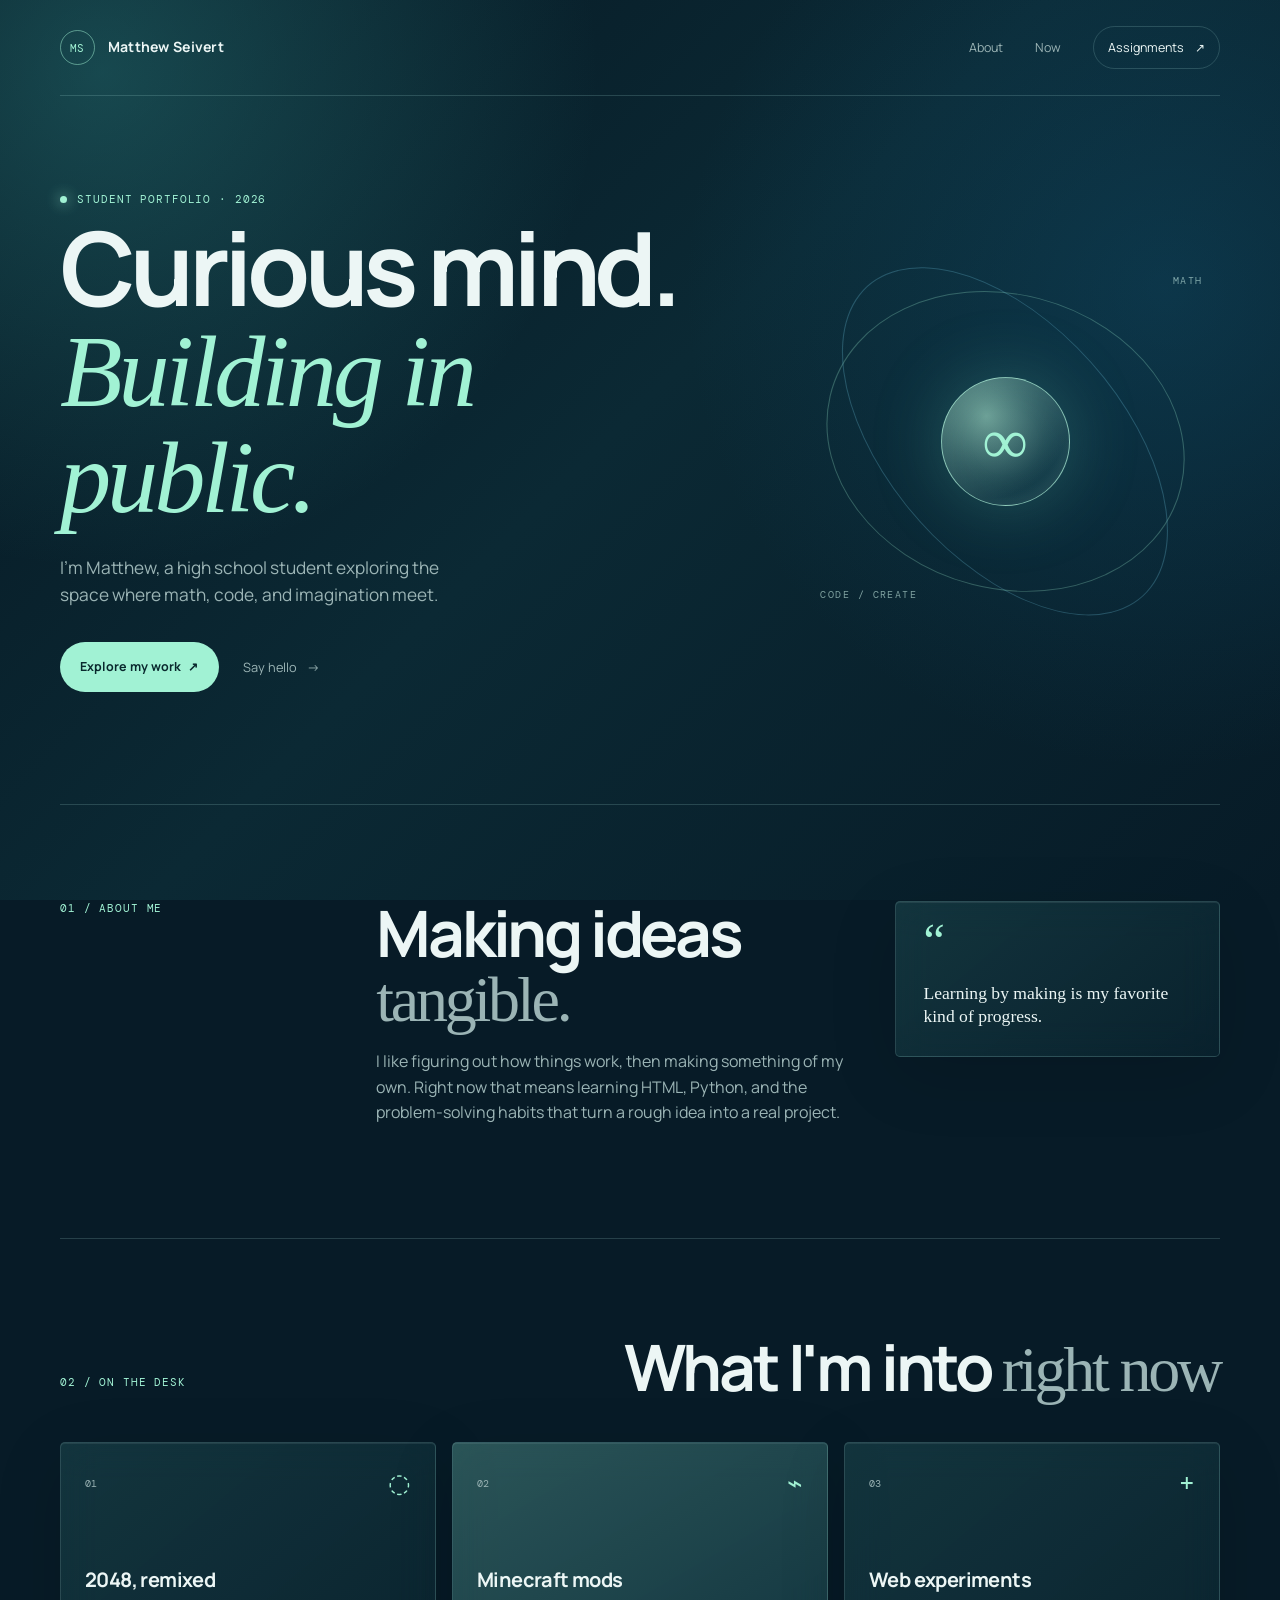
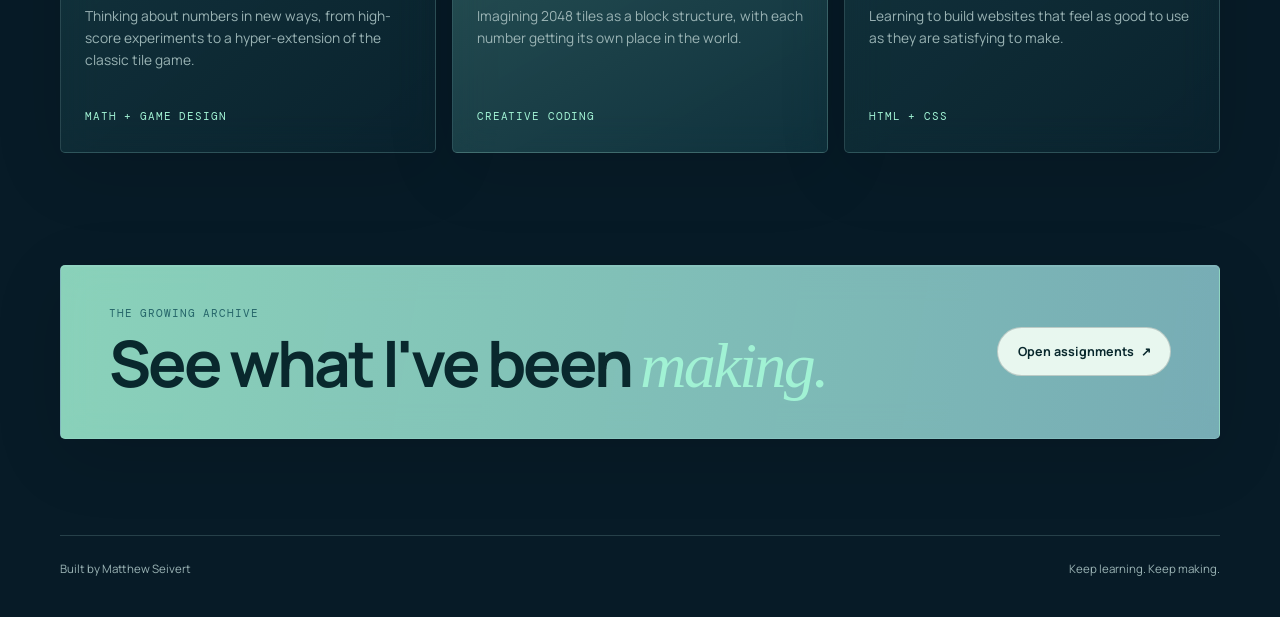
<file: index.html>
<!doctype html>
<html lang="en">

<head>
  <meta charset="utf-8">
  <meta name="viewport" content="width=device-width, initial-scale=1">

  <title>Matthew Seivert | Student Portfolio</title>

  <meta name="description"
    content="Matthew Seivert's student portfolio: exploring math, code, games, and creative projects.">

  <link rel="stylesheet" href="styles.css">
</head>

<body>
  <div class="page-shell">
    <header class="site-header">
      <a class="brand" href="index.html" aria-label="Matthew Seivert home">
        <span class="brand-mark">MS</span>
        <span>Matthew Seivert</span>
      </a>
      <nav aria-label="Primary navigation">
        <a href="#about">About</a>
        <a href="#now">Now</a>
        <a class="nav-cta" href="assignments/">Assignments <span aria-hidden="true">↗</span></a>
      </nav>
    </header>

    <main>
      <section class="hero" aria-labelledby="intro-title">
        <div class="hero-copy">
          <p class="eyebrow"><span class="status-dot"></span> Student portfolio · 2026</p>
          <h1 id="intro-title">Curious mind.<br><em>Building in public.</em></h1>
          <p class="hero-text">I'm Matthew, a high school student exploring the space where math, code, and imagination
            meet.</p>
          <div class="hero-actions">
            <a class="button button-primary" href="assignments/">Explore my work <span aria-hidden="true">↗</span></a>
            <a class="text-link" href="mailto:kidstelevision32@gmail.com">Say hello <span
                aria-hidden="true">→</span></a>
          </div>
        </div>
        <div class="hero-orbit" aria-hidden="true">
          <div class="orbit orbit-one"></div>
          <div class="orbit orbit-two"></div>
          <div class="orbit-core"><span>∞</span></div>
          <span class="orbit-label label-top">MATH</span>
          <span class="orbit-label label-bottom">CODE / CREATE</span>
        </div>
      </section>

      <section class="intro-grid" id="about" aria-label="About Matthew">
        <div class="section-label">01 / About me</div>
        <div class="intro-content">
          <h2>Making ideas<br><span>tangible.</span></h2>
          <p>I like figuring out how things work, then making something of my own. Right now that means learning HTML,
            Python, and the problem-solving habits that turn a rough idea into a real project.</p>
        </div>
        <div class="quote-card glass-card">
          <span class="quote-mark">“</span>
          <p>Learning by making is my favorite kind of progress.</p>
        </div>
      </section>

      <section class="now-section" id="now" aria-labelledby="now-title">
        <div class="section-heading">
          <div class="section-label">02 / On the desk</div>
          <h2 id="now-title">What I'm into <span>right now</span></h2>
        </div>
        <div class="project-grid">
          <article class="project-card glass-card">
            <div class="card-topline"><span class="card-number">01</span><span class="card-icon">◌</span></div>
            <h3>2048, remixed</h3>
            <p>Thinking about numbers in new ways, from high-score experiments to a hyper-extension of the classic tile
              game.</p>
            <span class="card-tag">Math + game design</span>
          </article>
          <article class="project-card glass-card featured-card">
            <div class="card-topline"><span class="card-number">02</span><span class="card-icon">⌁</span></div>
            <h3>Minecraft mods</h3>
            <p>Imagining 2048 tiles as a block structure, with each number getting its own place in the world.</p>
            <span class="card-tag">Creative coding</span>
          </article>
          <article class="project-card glass-card">
            <div class="card-topline"><span class="card-number">03</span><span class="card-icon">+</span></div>
            <h3>Web experiments</h3>
            <p>Learning to build websites that feel as good to use as they are satisfying to make.</p>
            <span class="card-tag">HTML + CSS</span>
          </article>
        </div>
      </section>

      <section class="assignment-banner glass-card" aria-label="Assignments link">
        <div>
          <p class="eyebrow">The growing archive</p>
          <h2>See what I've been <em>making.</em></h2>
        </div>
        <a class="button button-light" href="assignments/">Open assignments <span aria-hidden="true">↗</span></a>
      </section>
    </main>

    <footer>
      <span>Built by Matthew Seivert</span>
      <span>Keep learning. Keep making.</span>
    </footer>
  </div>

</body>

</html>
</file>
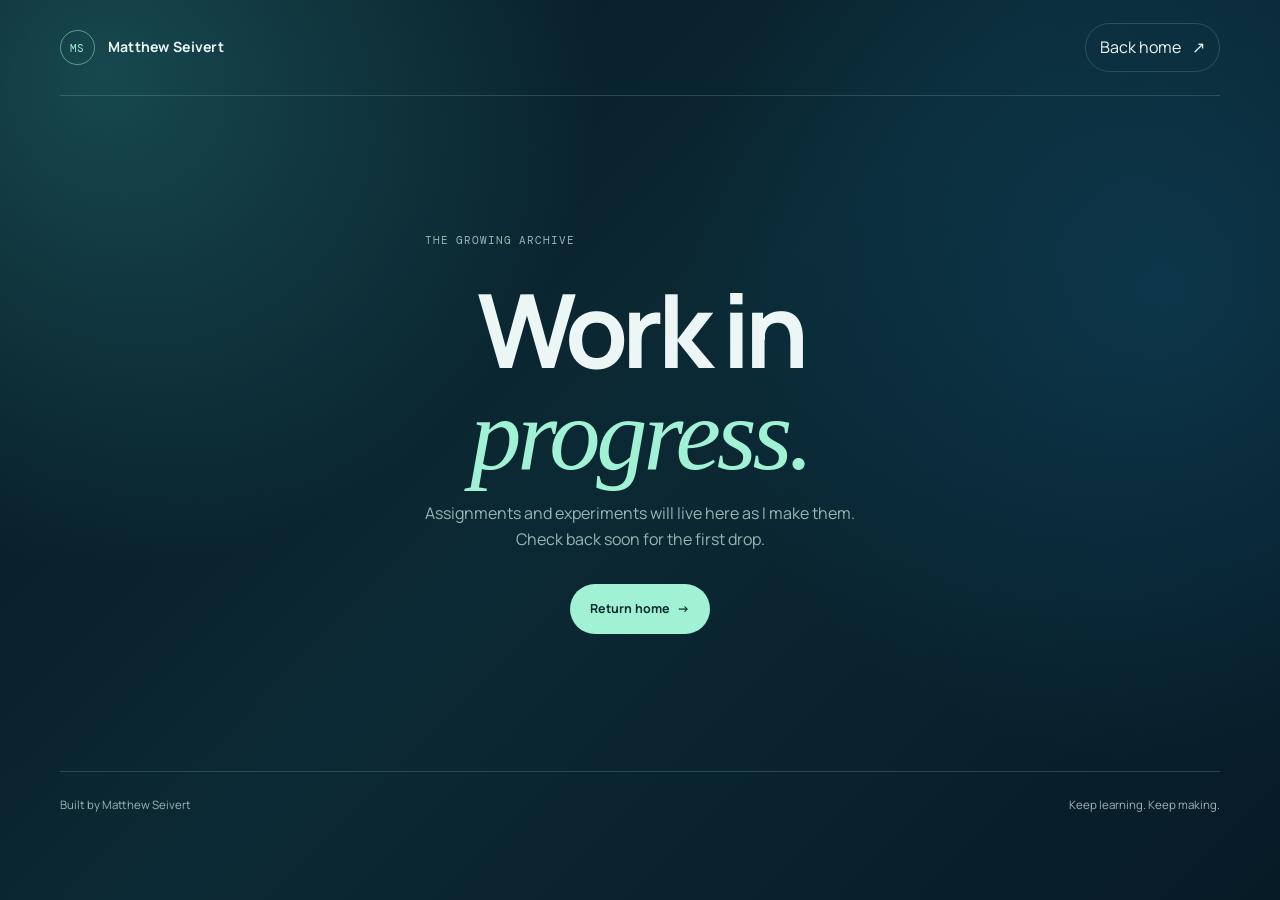
<file: assignments/index.html>
<!doctype html>
<html lang="en">

<head>
  <meta charset="utf-8">
  <meta name="viewport" content="width=device-width, initial-scale=1">
  <title>Assignments | Matthew Seivert</title>
  <meta name="description" content="Matthew Seivert's growing collection of school and personal assignments.">
  <link rel="stylesheet" href="../styles.css">
  <style>
    .archive-page {
      min-height: 75vh;
      display: grid;
      place-items: center;
      text-align: center;
    }

    .archive-content {
      max-width: 650px;
      padding: 5rem 0;
    }

    .archive-content h1 {
      margin: 1rem auto;
      font-size: clamp(3.2rem, 8vw, 6.5rem);
    }

    .archive-content p {
      max-width: 430px;
      margin: 0 auto 2rem;
      color: var(--muted);
    }
  </style>
</head>

<body>
  <div class="page-shell">
    <header class="site-header">
      <a class="brand" href="../index.html" aria-label="Matthew Seivert home">
        <span class="brand-mark">MS</span>
        <span>Matthew Seivert</span>
      </a>
      <a class="nav-cta" href="../index.html">Back home <span aria-hidden="true">↗</span></a>
    </header>
    <main class="archive-page">
      <div class="archive-content">
        <p class="eyebrow">The growing archive</p>
        <h1>Work in <em>progress.</em></h1>
        <p>Assignments and experiments will live here as I make them. Check back soon for the first drop.</p>
        <a class="button button-primary" href="../index.html">Return home <span aria-hidden="true">→</span></a>
      </div>
    </main>
    <footer>
      <span>Built by Matthew Seivert</span>
      <span>Keep learning. Keep making.</span>
    </footer>
  </div>
</body>

</html>
</file>
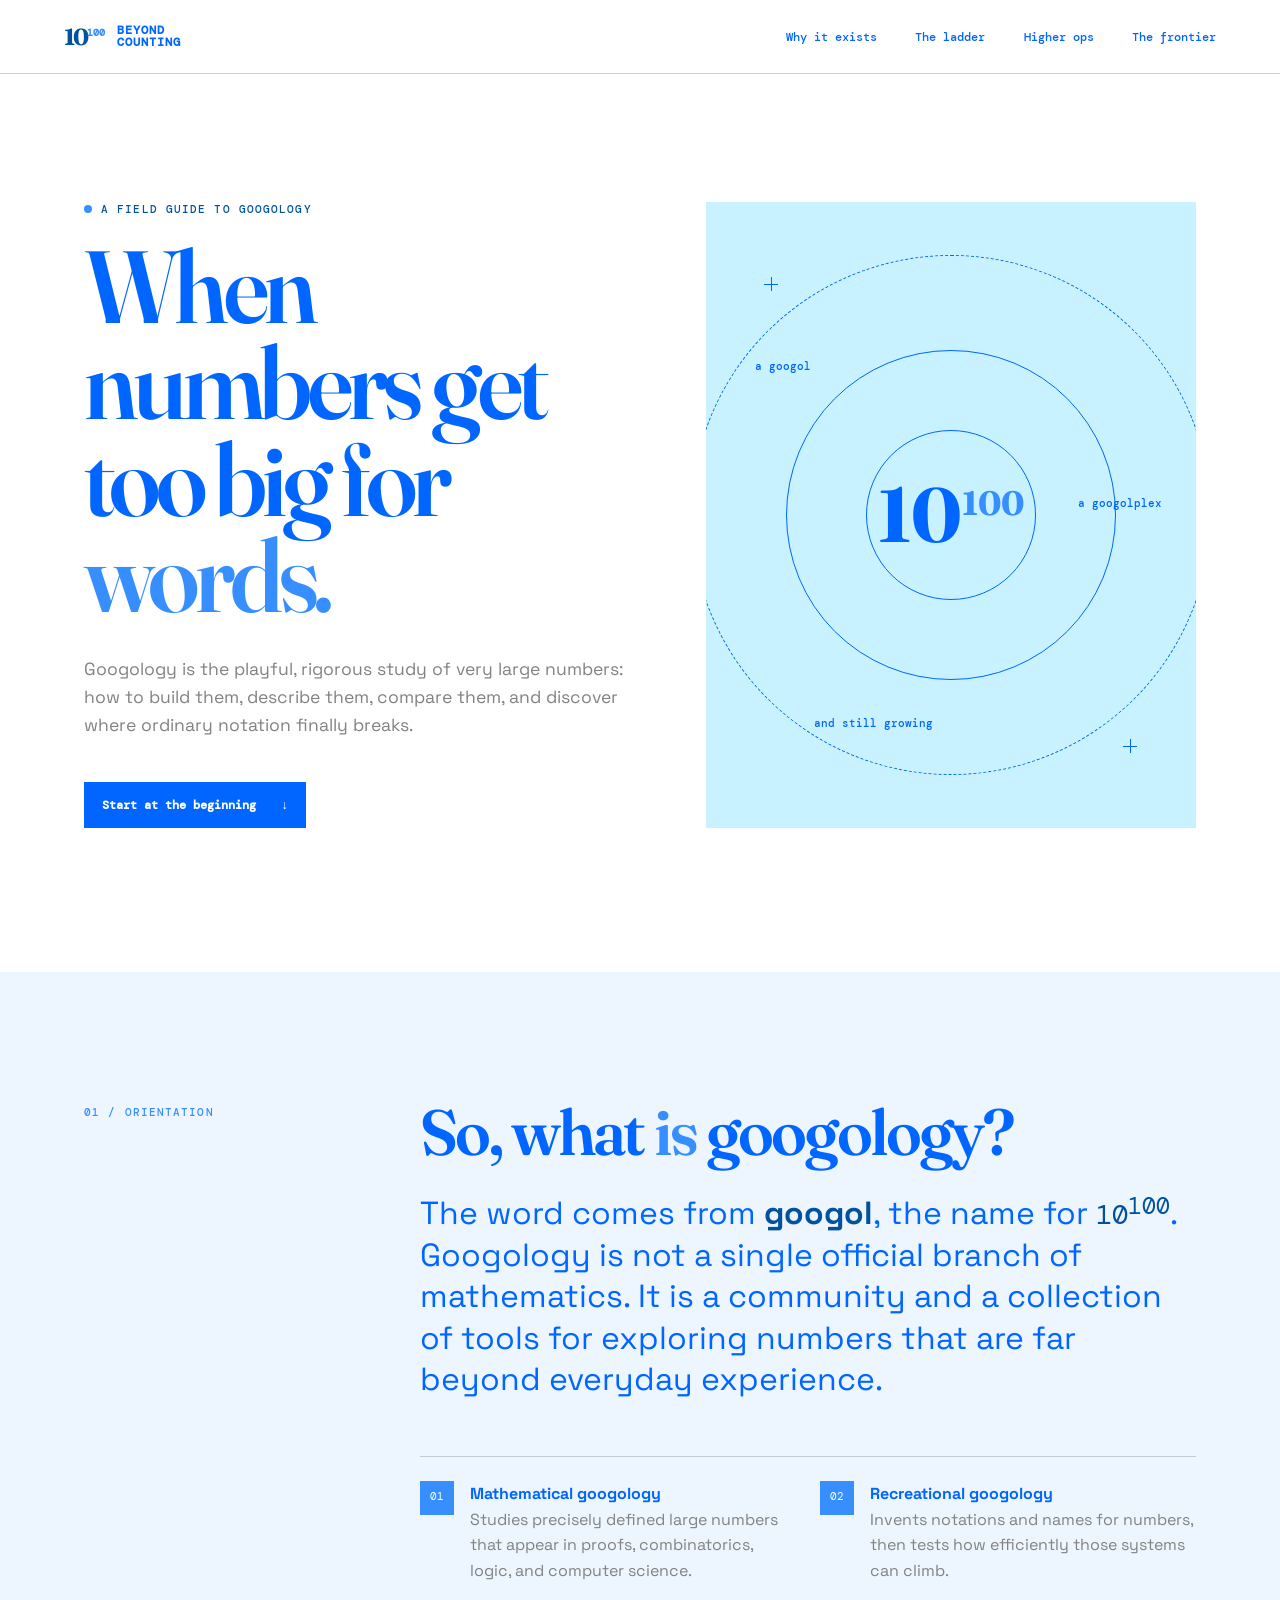
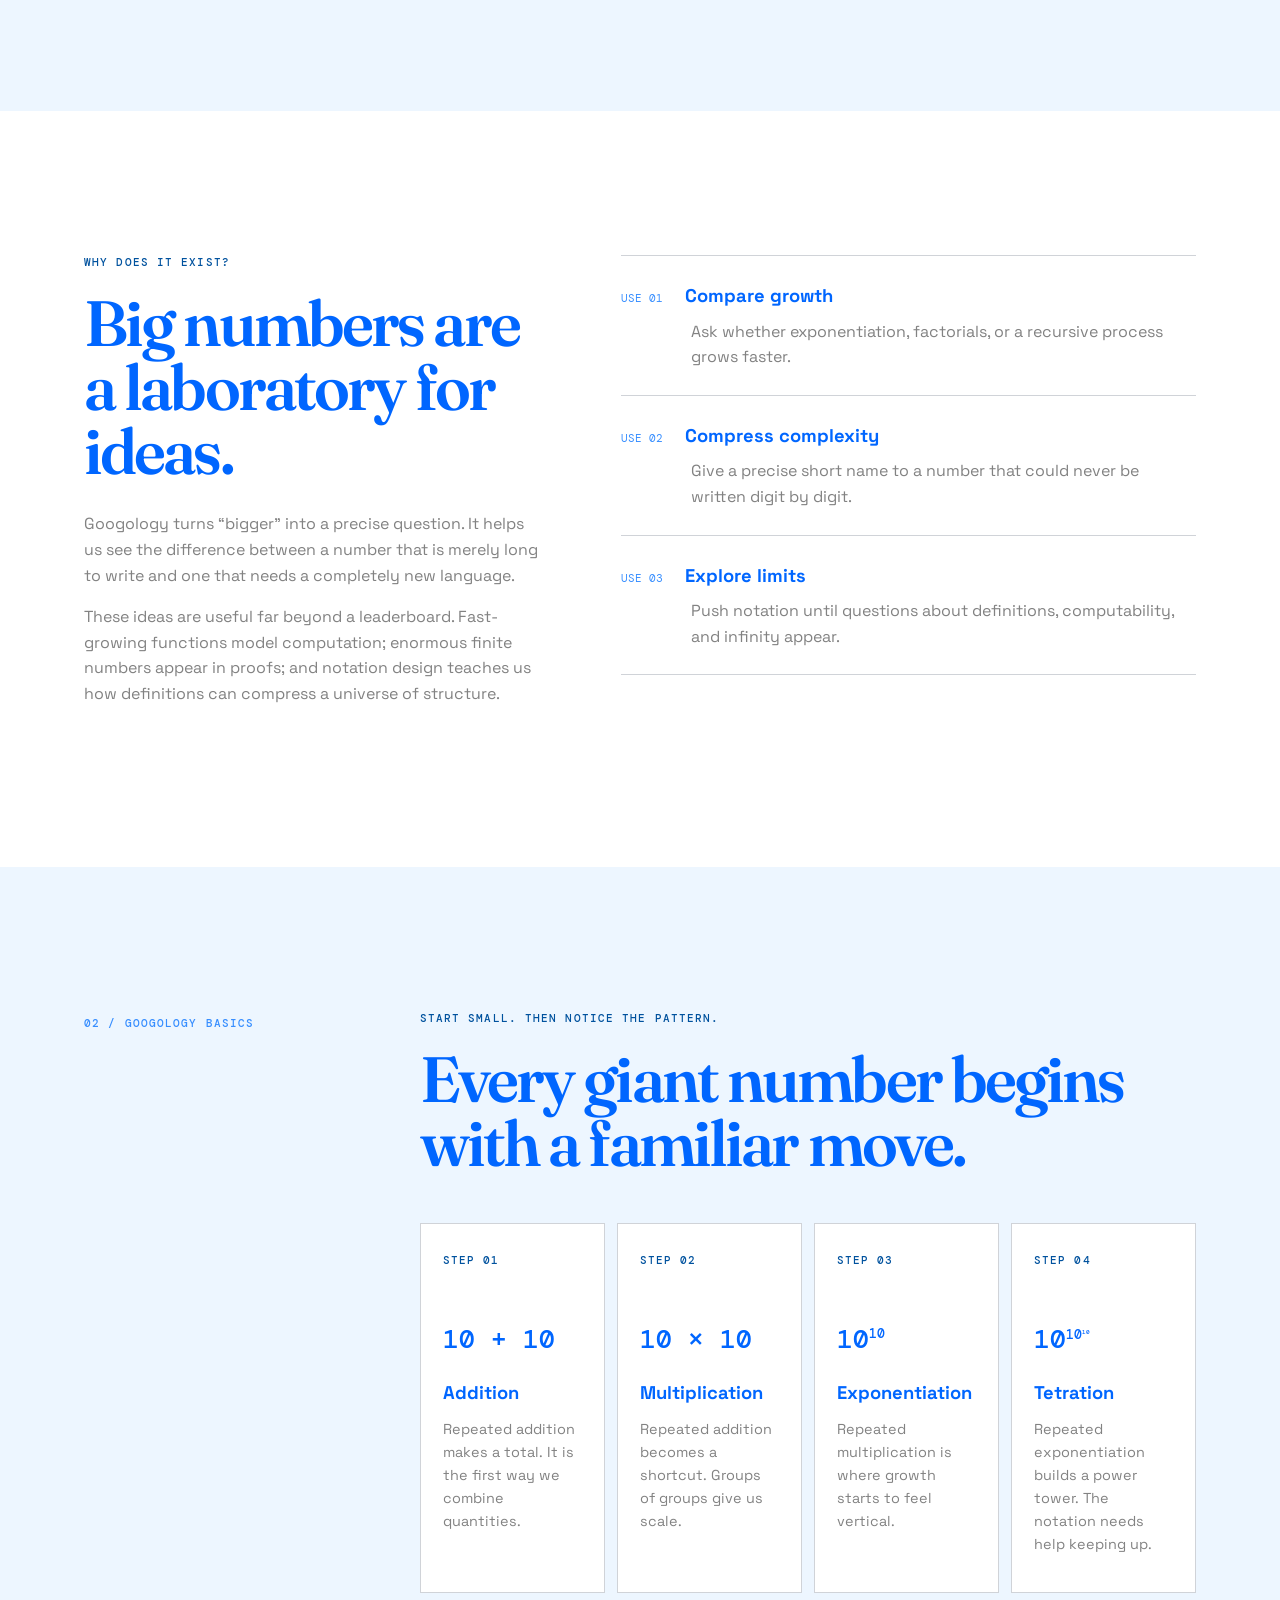
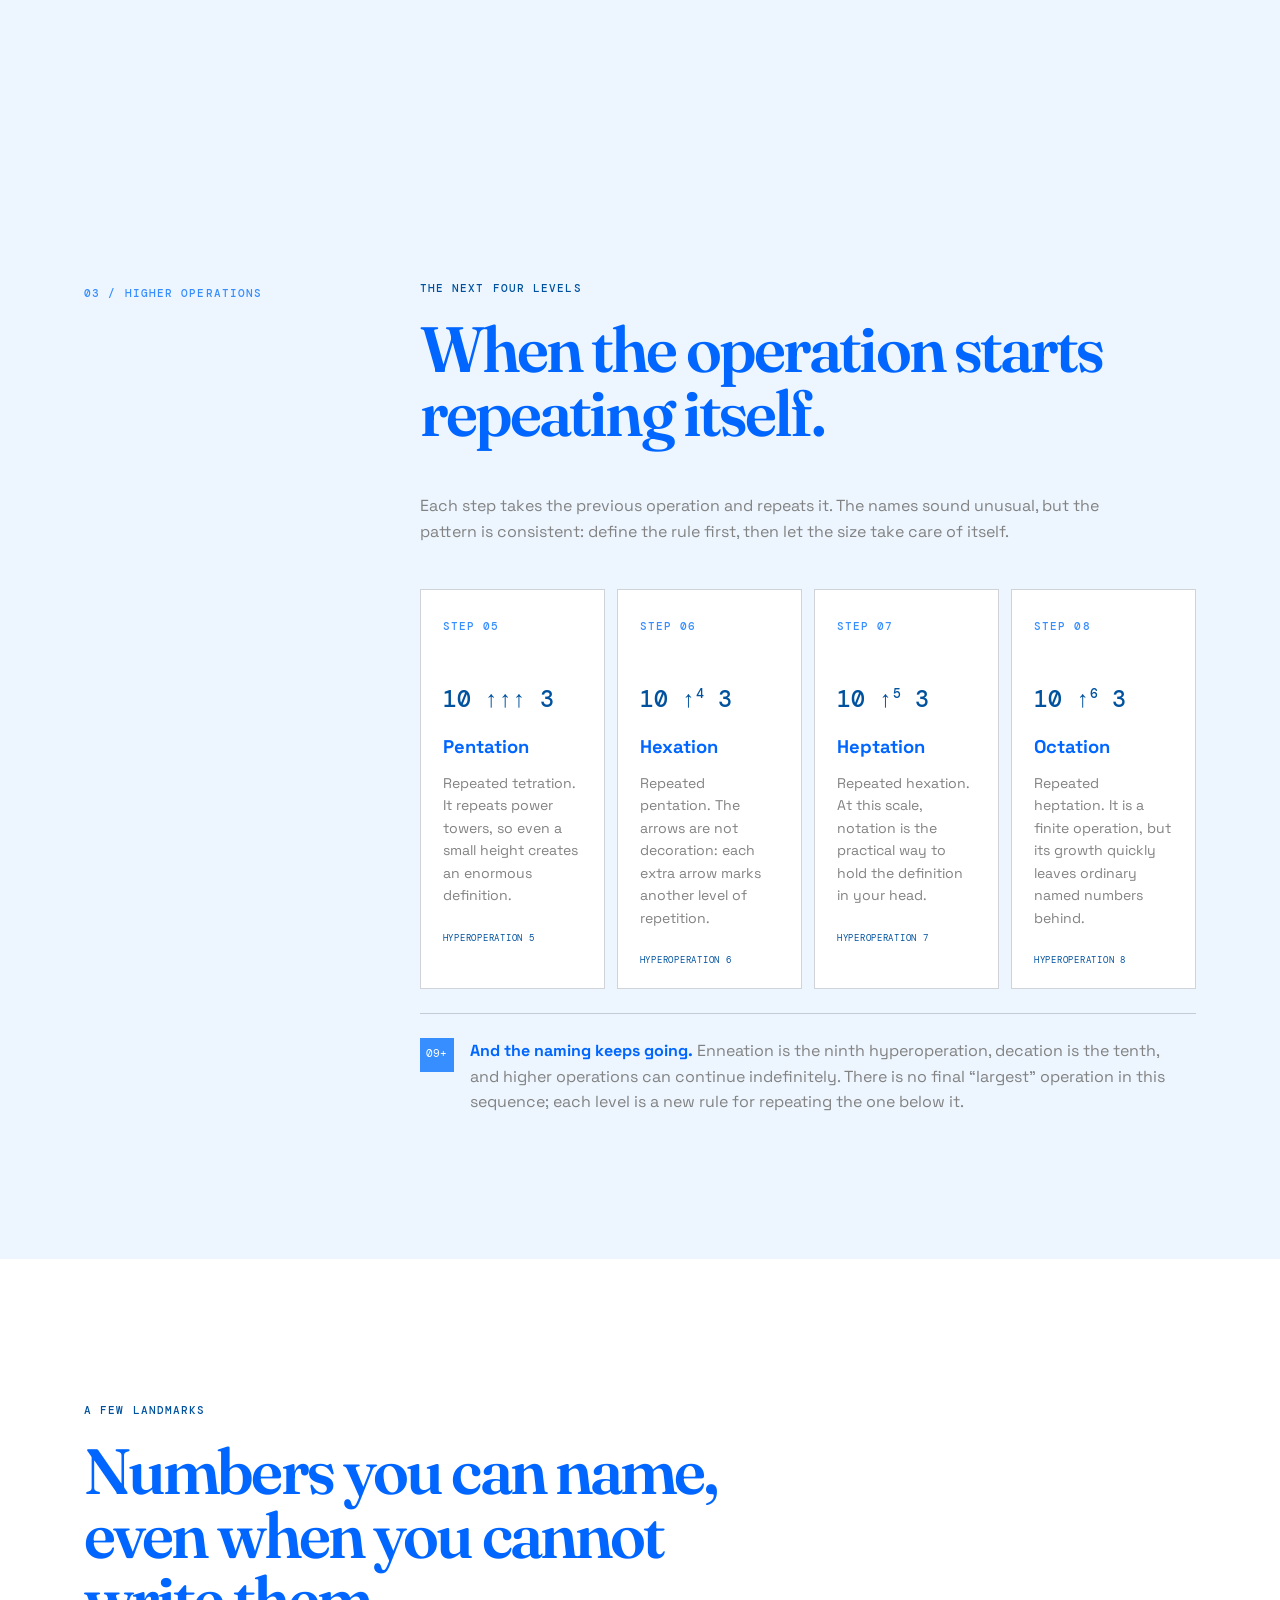
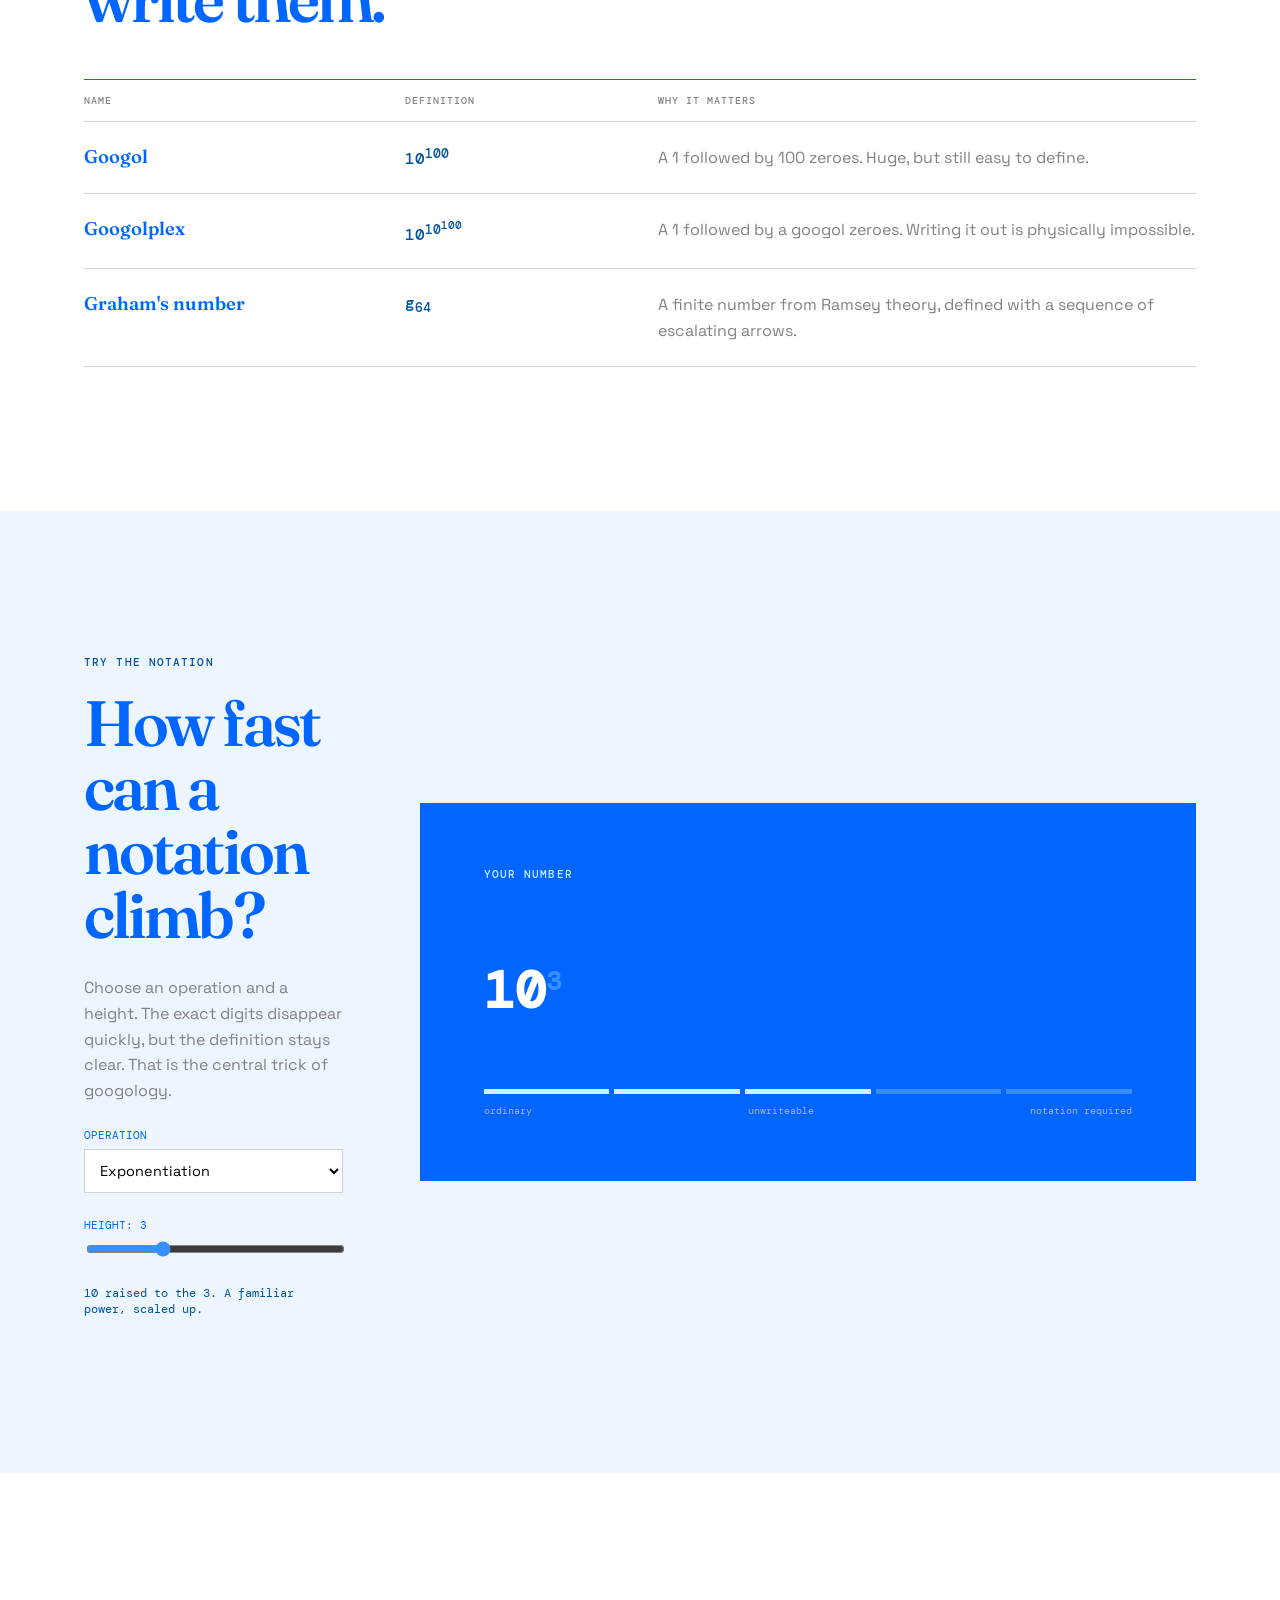
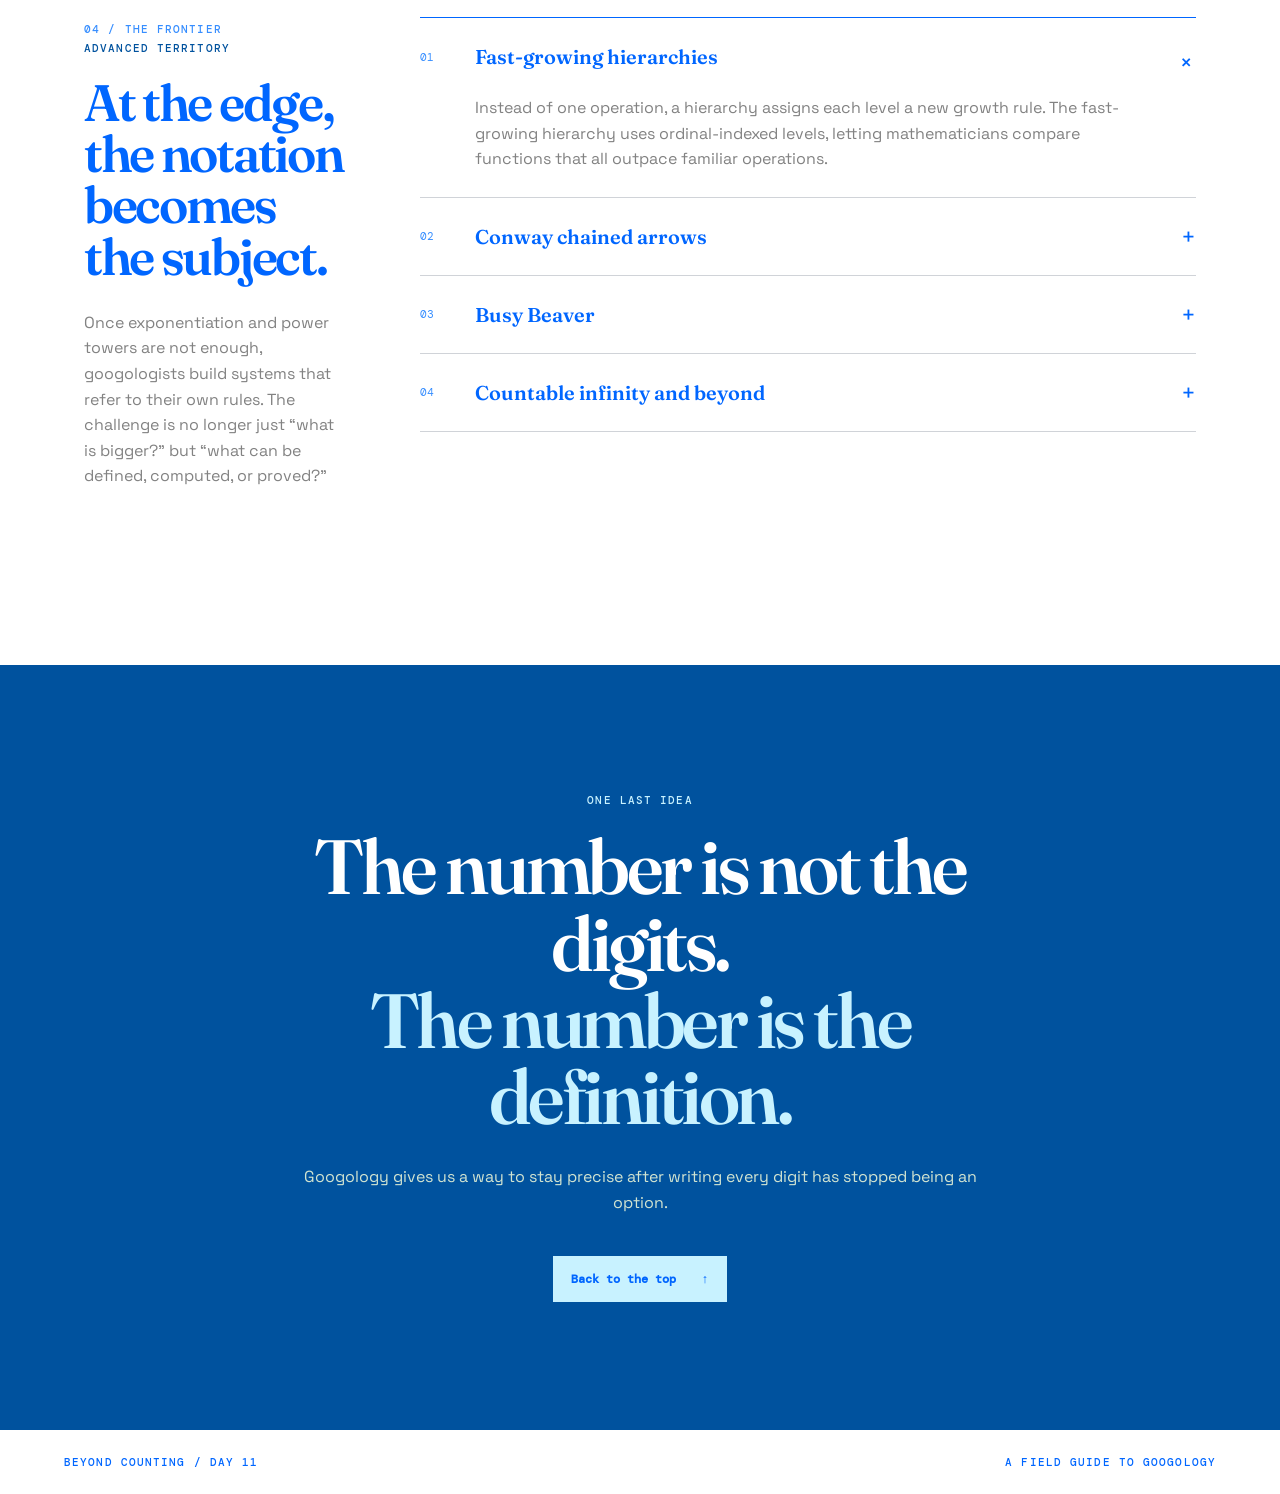
<file: day-11/index.html>
<!doctype html>
<html lang="en">

<head>
  <meta charset="utf-8">
  <meta name="viewport" content="width=device-width, initial-scale=1">
  <meta name="description"
    content="A visual field guide to googology, the study of naming and comparing extremely large numbers.">
  <title>Beyond Counting | A field guide to googology</title>
  <link rel="preconnect" href="https://fonts.googleapis.com">
  <link rel="preconnect" href="https://fonts.gstatic.com" crossorigin>
  <link
    href="https://fonts.googleapis.com/css2?family=DM+Mono:wght@400;500&family=Fraunces:opsz,wght@9..144,600;9..144,700&family=Space+Grotesk:wght@400;500;600;700&display=swap"
    rel="stylesheet">
  <link rel="stylesheet" href="styles.css">
  <script src="script.js" defer></script>
</head>

<body>
  <header class="site-header" id="top">
    <a class="brand" href="#top" aria-label="Beyond Counting home">
      <span class="brand-mark">10<sup>100</sup></span>
      <span>BEYOND<br>COUNTING</span>
    </a>
    <nav class="site-nav" aria-label="Main navigation">
      <a href="#why">Why it exists</a>
      <a href="#ladder">The ladder</a>
      <a href="#hyperoperations">Higher ops</a>
      <a href="#frontier">The frontier</a>
    </nav>
  </header>

  <main>
    <section class="hero section-grid">
      <div class="hero-copy reveal">
        <p class="eyebrow"><span class="eyebrow-dot"></span> A field guide to googology</p>
        <h1>When numbers get too big for <em>words.</em></h1>
        <p class="hero-intro">Googology is the playful, rigorous study of very large numbers: how to build them,
          describe them, compare them, and discover where ordinary notation finally breaks.</p>
        <a class="button button-dark" href="#basics">Start at the beginning <span aria-hidden="true">&#8595;</span></a>
      </div>
      <div class="hero-art reveal" aria-label="A visual scale showing numbers growing beyond a googol" role="img">
        <div class="orbit orbit-one"></div>
        <div class="orbit orbit-two"></div>
        <div class="orbit orbit-three"></div>
        <div class="hero-number">10<sup>100</sup></div>
        <p class="orbit-label label-one">a googol</p>
        <p class="orbit-label label-two">a googolplex</p>
        <p class="orbit-label label-three">and still growing</p>
        <span class="hero-cross cross-one"></span>
        <span class="hero-cross cross-two"></span>
      </div>
    </section>

    <section class="definition band" id="why">
      <div class="section-grid definition-grid">
        <p class="section-number">01 / ORIENTATION</p>
        <div class="definition-content reveal">
          <h2>So, what <em>is</em> googology?</h2>
          <p class="lead">The word comes from <strong>googol</strong>, the name for <span
              class="inline-formula">10<sup>100</sup></span>. Googology is not a
            single official branch of mathematics. It is a community and a collection of tools for exploring numbers
            that are far beyond everyday experience.</p>
          <div class="definition-notes">
            <div><span class="note-icon">01</span>
              <p><strong>Mathematical googology</strong><br>Studies precisely defined large numbers that appear in
                proofs, combinatorics, logic, and computer science.</p>
            </div>
            <div><span class="note-icon">02</span>
              <p><strong>Recreational googology</strong><br>Invents notations and names for numbers, then tests how
                efficiently those systems can climb.</p>
            </div>
          </div>
        </div>
      </div>
    </section>

    <section class="purpose section-grid" id="purpose">
      <div class="purpose-copy reveal">
        <p class="eyebrow">Why does it exist?</p>
        <h2>Big numbers are a laboratory for ideas.</h2>
        <p>Googology turns “bigger” into a precise question. It helps us see the difference between a number that is
          merely long to write and one that needs a completely new language.</p>
        <p>These ideas are useful far beyond a leaderboard. Fast-growing functions model computation; enormous finite
          numbers appear in proofs; and notation design teaches us how definitions can compress a universe of structure.
        </p>
      </div>
      <div class="use-cases reveal">
        <article><span>USE 01</span>
          <h3>Compare growth</h3>
          <p>Ask whether exponentiation, factorials, or a recursive process grows faster.</p>
        </article>
        <article><span>USE 02</span>
          <h3>Compress complexity</h3>
          <p>Give a precise short name to a number that could never be written digit by digit.</p>
        </article>
        <article><span>USE 03</span>
          <h3>Explore limits</h3>
          <p>Push notation until questions about definitions, computability, and infinity appear.</p>
        </article>
      </div>
    </section>

    <section class="basics band" id="basics">
      <div class="section-grid">
        <p class="section-number">02 / GOOGOLOGY BASICS</p>
        <div class="basics-content">
          <div class="section-heading reveal">
            <p class="eyebrow">Start small. Then notice the pattern.</p>
            <h2>Every giant number begins with a familiar move.</h2>
          </div>
          <div class="ladder-cards" id="ladder">
            <article class="ladder-card reveal"><span class="step">STEP 01</span>
              <div class="ladder-value">10 + 10</div>
              <h3>Addition</h3>
              <p>Repeated addition makes a total. It is the first way we combine quantities.</p>
            </article>
            <article class="ladder-card reveal"><span class="step">STEP 02</span>
              <div class="ladder-value">10 &times; 10</div>
              <h3>Multiplication</h3>
              <p>Repeated addition becomes a shortcut. Groups of groups give us scale.</p>
            </article>
            <article class="ladder-card reveal"><span class="step">STEP 03</span>
              <div class="ladder-value">10<sup>10</sup></div>
              <h3>Exponentiation</h3>
              <p>Repeated multiplication is where growth starts to feel vertical.</p>
            </article>
            <article class="ladder-card reveal"><span class="step">STEP 04</span>
              <div class="ladder-value">10<sup>10<sup>10</sup></sup></div>
              <h3>Tetration</h3>
              <p>Repeated exponentiation builds a power tower. The notation needs help keeping up.</p>
            </article>
          </div>
        </div>
      </div>
    </section>

    <section class="hyper-horizon band" id="hyperoperations">
      <div class="section-grid">
        <p class="section-number">03 / HIGHER OPERATIONS</p>
        <div class="hyper-content">
          <div class="section-heading reveal">
            <p class="eyebrow">The next four levels</p>
            <h2>When the operation starts repeating itself.</h2>
            <p class="section-deck">Each step takes the previous operation and repeats it. The names sound unusual, but
              the pattern is consistent: define the rule first, then let the size take care of itself.</p>
          </div>
          <div class="hyper-cards">
            <article class="hyper-card reveal"><span class="step">STEP 05</span>
              <div class="hyper-symbol">10 &uarr;&uarr;&uarr; 3</div>
              <h3>Pentation</h3>
              <p>Repeated tetration. It repeats power towers, so even a small height creates an enormous definition.</p>
              <span class="hyper-tag">HYPEROPERATION 5</span>
            </article>
            <article class="hyper-card reveal"><span class="step">STEP 06</span>
              <div class="hyper-symbol">10 &uarr;<sup>4</sup> 3</div>
              <h3>Hexation</h3>
              <p>Repeated pentation. The arrows are not decoration: each extra arrow marks another level of repetition.
              </p><span class="hyper-tag">HYPEROPERATION 6</span>
            </article>
            <article class="hyper-card reveal"><span class="step">STEP 07</span>
              <div class="hyper-symbol">10 &uarr;<sup>5</sup> 3</div>
              <h3>Heptation</h3>
              <p>Repeated hexation. At this scale, notation is the practical way to hold the definition in your head.
              </p><span class="hyper-tag">HYPEROPERATION 7</span>
            </article>
            <article class="hyper-card reveal"><span class="step">STEP 08</span>
              <div class="hyper-symbol">10 &uarr;<sup>6</sup> 3</div>
              <h3>Octation</h3>
              <p>Repeated heptation. It is a finite operation, but its growth quickly leaves ordinary named numbers
                behind.</p><span class="hyper-tag">HYPEROPERATION 8</span>
            </article>
          </div>
          <div class="higher-note reveal"><span class="note-icon">09+</span>
            <p><strong>And the naming keeps going.</strong> Enneation is the ninth hyperoperation, decation is the
              tenth, and higher operations can continue indefinitely. There is no final “largest” operation in this
              sequence; each level is a new rule for repeating the one below it.</p>
          </div>
        </div>
      </div>
    </section>

    <section class="named-numbers section-grid">
      <div class="section-heading reveal">
        <p class="eyebrow">A few landmarks</p>
        <h2>Numbers you can name, even when you cannot write them.</h2>
      </div>
      <div class="number-table reveal">
        <div class="table-row table-head"><span>NAME</span><span>DEFINITION</span><span>WHY IT MATTERS</span></div>
        <div class="table-row"><span class="number-name">Googol</span><span
            class="formula">10<sup>100</sup></span><span>A 1 followed by 100 zeroes. Huge, but still easy to
            define.</span></div>
        <div class="table-row"><span class="number-name">Googolplex</span><span
            class="formula">10<sup>10<sup>100</sup></sup></span><span>A 1 followed by a googol zeroes. Writing it out is
            physically impossible.</span></div>
        <div class="table-row"><span class="number-name">Graham's number</span><span
            class="formula">g<sub>64</sub></span><span>A finite number from Ramsey theory, defined with a sequence of
            escalating arrows.</span></div>
      </div>
    </section>

    <section class="builder band">
      <div class="section-grid builder-grid">
        <div class="builder-copy reveal">
          <p class="eyebrow">Try the notation</p>
          <h2>How fast can a notation climb?</h2>
          <p>Choose an operation and a height. The exact digits disappear quickly, but the definition stays clear. That
            is the central trick of googology.</p><label for="operation">Operation</label><select id="operation">
            <option value="power">Exponentiation</option>
            <option value="tower">Tetration</option>
            <option value="arrow">Pentational hint</option>
          </select><label for="height">Height: <output id="height-output">3</output></label><input id="height"
            type="range" min="1" max="8" value="3">
          <p class="builder-note" id="builder-note">A stack of 3 powers: 10^(10^10).</p>
        </div>
        <div class="builder-display reveal">
          <p class="display-label">YOUR NUMBER</p>
          <div id="builder-result" class="builder-result">10<sup>10<sup>10</sup></sup></div>
          <div class="scale-line"><span></span><span></span><span></span><span></span><span></span></div>
          <div class="scale-caption"><span>ordinary</span><span>unwriteable</span><span>notation required</span></div>
        </div>
      </div>
    </section>

    <section class="frontier section-grid" id="frontier">
      <div class="frontier-heading reveal">
        <p class="section-number">04 / THE FRONTIER</p>
        <p class="eyebrow">Advanced territory</p>
        <h2>At the edge, the notation becomes the subject.</h2>
        <p>Once exponentiation and power towers are not enough, googologists build systems that refer to their own
          rules. The challenge is no longer just “what is bigger?” but “what can be defined, computed, or proved?”</p>
      </div>
      <div class="frontier-list">
        <details class="frontier-item reveal" open>
          <summary><span>01</span><strong>Fast-growing hierarchies</strong><b>+</b></summary>
          <p>Instead of one operation, a hierarchy assigns each level a new growth rule. The fast-growing hierarchy uses
            ordinal-indexed levels, letting mathematicians compare functions that all outpace familiar operations.</p>
        </details>
        <details class="frontier-item reveal">
          <summary><span>02</span><strong>Conway chained arrows</strong><b>+</b></summary>
          <p>Chained arrow notation extends the idea behind Knuth's up-arrows. It is compact enough to define numbers
            vastly beyond Graham's number, while still following a precise recursive grammar.</p>
        </details>
        <details class="frontier-item reveal">
          <summary><span>03</span><strong>Busy Beaver</strong><b>+</b></summary>
          <p>BB(n) asks for the most steps a halting n-state Turing machine can take. It eventually grows faster than
            every computable function, tying googology directly to the limits of algorithms.</p>
        </details>
        <details class="frontier-item reveal">
          <summary><span>04</span><strong>Countable infinity and beyond</strong><b>+</b></summary>
          <p>Large finite numbers are not infinity. Ordinals and cardinals describe different kinds of infinite size,
            and their arithmetic opens a different chapter after the googological frontier.</p>
        </details>
      </div>
    </section>

    <section class="takeaway band">
      <div class="takeaway-inner reveal">
        <p class="eyebrow">One last idea</p>
        <h2>The number is not the digits.<br><em>The number is the definition.</em></h2>
        <p>Googology gives us a way to stay precise after writing every digit has stopped being an option.</p><a
          class="button button-light" href="#top">Back to the top <span aria-hidden="true">&#8593;</span></a>
      </div>
    </section>
  </main>

  <footer class="site-footer"><span>BEYOND COUNTING / DAY 11</span><span>A field guide to googology</span></footer>
</body>

</html>
</file>
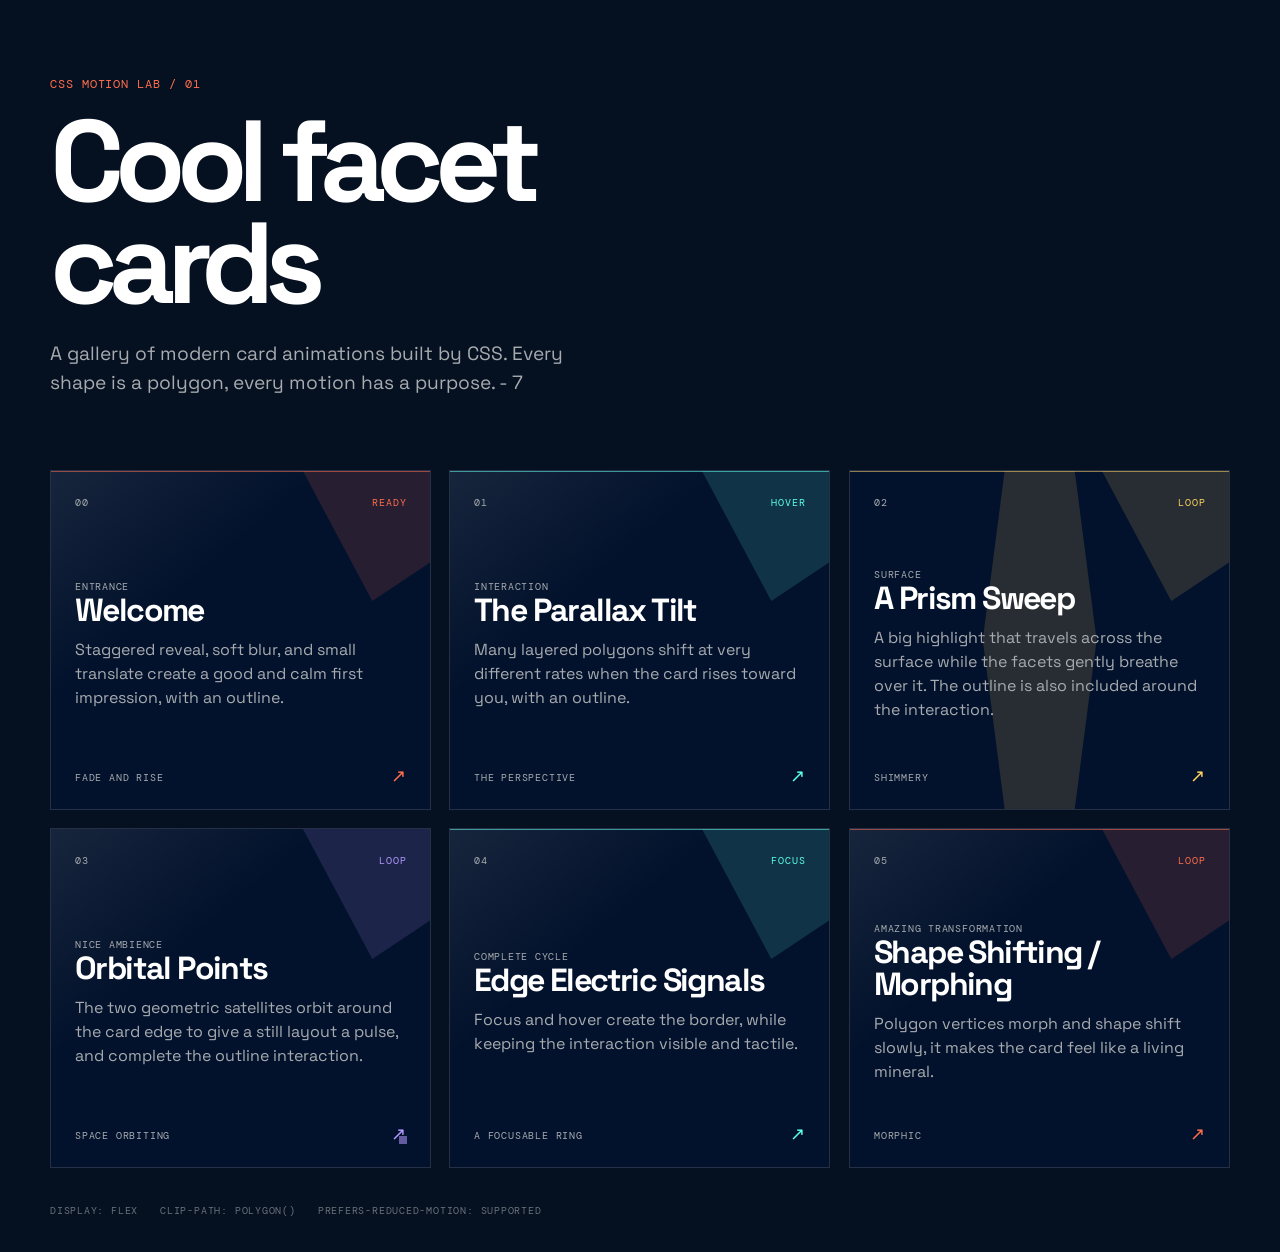
<file: example websites/index.html>
<!doctype html>
<html lang="en">

<head>
  <meta charset="utf-8">
  <meta name="viewport" content="width=device-width, initial-scale=1">
  <meta name="theme-color" content="#10151d">
  <title>Facet Cards | CSS Motion Lab</title>
  <link rel="stylesheet" href="styles.css">
</head>

<body>
  <main class="page-shell">
    <header class="intro">
      <p class="eyebrow">CSS motion lab / 01</p>
      <h1>Cool facet cards</h1>
      <p class="lede">A gallery of modern card animations built by CSS. Every shape is a polygon, every motion has a purpose. - 7</p>
    </header>

    <section class="card-grid" aria-label="Animated card examples">
      <article class="card card--rise">
        <div class="card__facet" aria-hidden="true"></div>
        <div class="card__topline"><span>00</span><span class="status">ready</span></div>
        <div class="card__content">
          <p class="card__label">Entrance</p>
          <h2>Welcome</h2>
          <p>Staggered reveal, soft blur, and small translate create a good and calm first impression, with an outline.</p>
        </div>
        <div class="card__footer"><span>Fade and Rise</span><span class="arrow">&#8599;</span></div>
      </article>

      <article class="card card--tilt">
        <div class="card__facet" aria-hidden="true"></div>
        <div class="card__topline"><span>01</span><span class="status">hover</span></div>
        <div class="card__content">
          <p class="card__label">Interaction</p>
          <h2>The Parallax Tilt</h2>
          <p>Many layered polygons shift at very different rates when the card rises toward you, with an outline.</p>
        </div>
        <div class="card__footer"><span>The Perspective</span><span class="arrow">&#8599;</span></div>
      </article>

      <article class="card card--shimmer">
        <div class="card__facet" aria-hidden="true"></div>
        <div class="card__topline"><span>02</span><span class="status">loop</span></div>
        <div class="card__content">
          <p class="card__label">Surface</p>
          <h2>A Prism Sweep</h2>
          <p>A big highlight that travels across the surface while the facets gently breathe over it. The outline is also included around the interaction.</p>
        </div>
        <div class="card__footer"><span>Shimmery</span><span class="arrow">&#8599;</span></div>
      </article>

      <article class="card card--orbit">
        <div class="card__facet" aria-hidden="true"></div>
        <div class="card__topline"><span>03</span><span class="status">loop</span></div>
        <div class="card__content">
          <p class="card__label">Nice Ambience</p>
          <h2>Orbital Points</h2>
          <p>The two geometric satellites orbit around the card edge to give a still layout a pulse, and complete the outline interaction.</p>
        </div>
        <div class="card__footer"><span>Space orbiting</span><span class="arrow">&#8599;</span></div>
      </article>

      <article class="card card--border">
        <div class="card__facet" aria-hidden="true"></div>
        <div class="card__topline"><span>04</span><span class="status">focus</span></div>
        <div class="card__content">
          <p class="card__label">Complete Cycle</p>
          <h2>Edge Electric Signals</h2>
          <p>Focus and hover create the border, while keeping the interaction visible and tactile.</p>
        </div>
        <div class="card__footer"><span>A focusable ring</span><span class="arrow">&#8599;</span></div>
      </article>

      <article class="card card--morph">
        <div class="card__facet" aria-hidden="true"></div>
        <div class="card__topline"><span>05</span><span class="status">loop</span></div>
        <div class="card__content">
          <p class="card__label">Amazing Transformation</p>
          <h2>Shape Shifting / Morphing</h2>
          <p>Polygon vertices morph and shape shift slowly, it makes the card feel like a living mineral.</p>
        </div>
        <div class="card__footer"><span>Morphic</span><span class="arrow">&#8599;</span></div>
      </article>
    </section>

    <footer class="page-footer">
      <span>display: flex</span>
      <span>clip-path: polygon()</span>
      <span>prefers-reduced-motion: supported</span>
    </footer>
  </main>
</body>

</html>
</file>
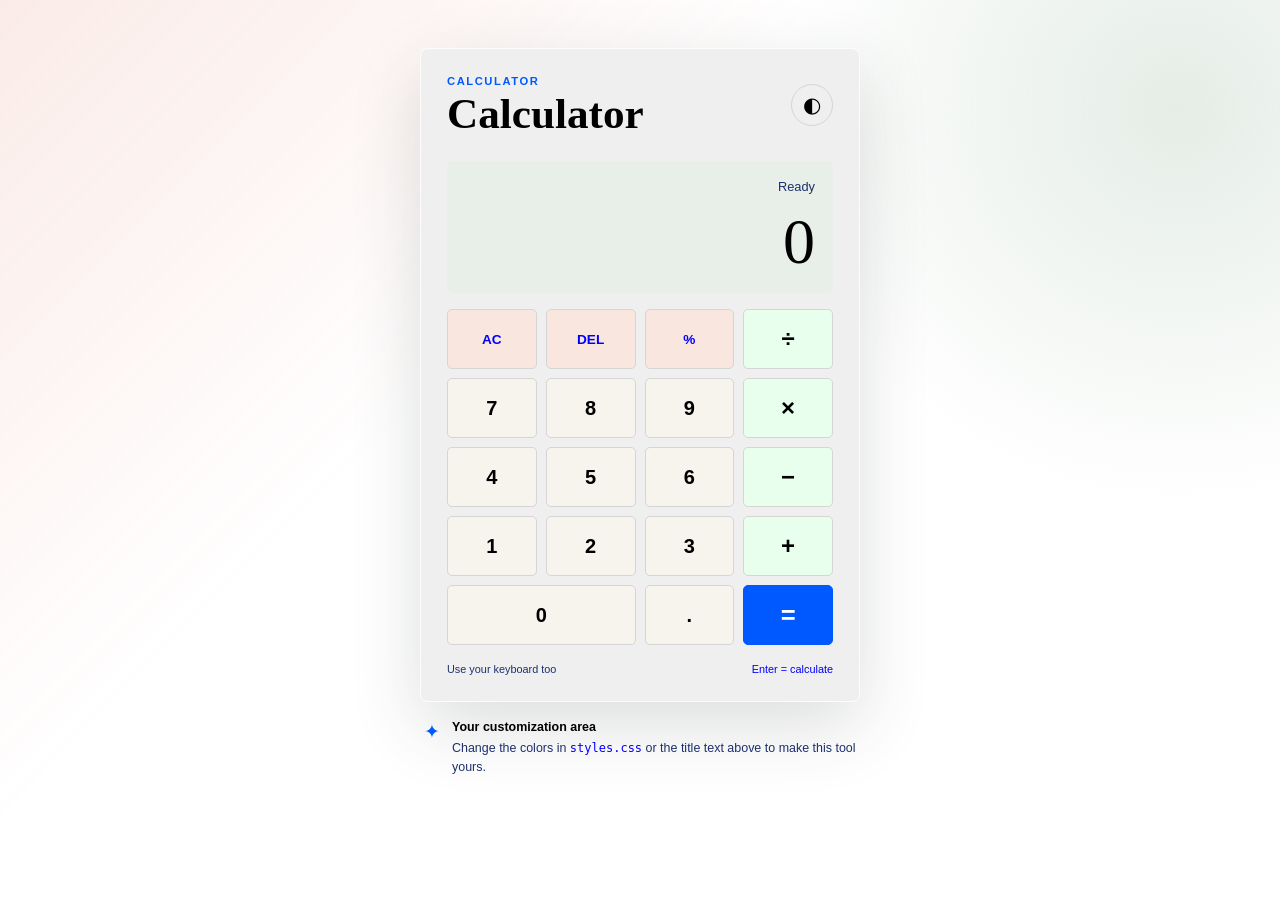
<file: tools/index.html>
<!DOCTYPE html>
<html lang="en">

<head>
  <meta charset="UTF-8">
  <meta name="viewport" content="width=device-width, initial-scale=1.0">
  <title>Basic Calculator</title>
  <link rel="stylesheet" href="styles.css">
</head>

<body>
  <main class="calculator-shell">
    <section class="calculator" aria-label="Calculator">
      <header class="calculator-header">
        <div>
          <p class="eyebrow">Calculator</p>
          <h1>Calculator</h1>
        </div>
        <button class="theme-button" id="themeButton" type="button" aria-label="Toggle calculator theme">◐</button>
      </header>

      <div class="display" aria-live="polite">
        <div class="display-expression" id="expression">Ready</div>
        <div class="display-value" id="display">0</div>
      </div>

      <div class="calculator-grid">
        <button class="key key-function" data-action="clear" type="button">AC</button>
        <button class="key key-function" data-action="delete" type="button"
          aria-label="Delete last character">DEL</button>
        <button class="key key-function" data-value="%" type="button">%</button>
        <button class="key key-operator" data-value="÷" type="button" aria-label="Divide">÷</button>

        <button class="key" data-value="7" type="button">7</button>
        <button class="key" data-value="8" type="button">8</button>
        <button class="key" data-value="9" type="button">9</button>
        <button class="key key-operator" data-value="×" type="button" aria-label="Multiply">×</button>

        <button class="key" data-value="4" type="button">4</button>
        <button class="key" data-value="5" type="button">5</button>
        <button class="key" data-value="6" type="button">6</button>
        <button class="key key-operator" data-value="−" type="button" aria-label="Subtract">−</button>

        <button class="key" data-value="1" type="button">1</button>
        <button class="key" data-value="2" type="button">2</button>
        <button class="key" data-value="3" type="button">3</button>
        <button class="key key-operator" data-value="+" type="button">+</button>

        <button class="key key-zero" data-value="0" type="button">0</button>
        <button class="key" data-value="." type="button">.</button>
        <button class="key key-equals" data-action="calculate" type="button">=</button>
      </div>

      <footer class="calculator-footer">
        <span>Use your keyboard too</span>
        <span class="shortcut">Enter = calculate</span>
      </footer>
    </section>

    <aside class="customization-note">
      <span class="note-mark">✦</span>
      <div>
        <strong>Your customization area</strong>
        <p>Change the colors in <code>styles.css</code> or the title text above to make this tool yours.</p>
      </div>
    </aside>
  </main>
  <script src="script.js"></script>
</body>

</html>
</file>
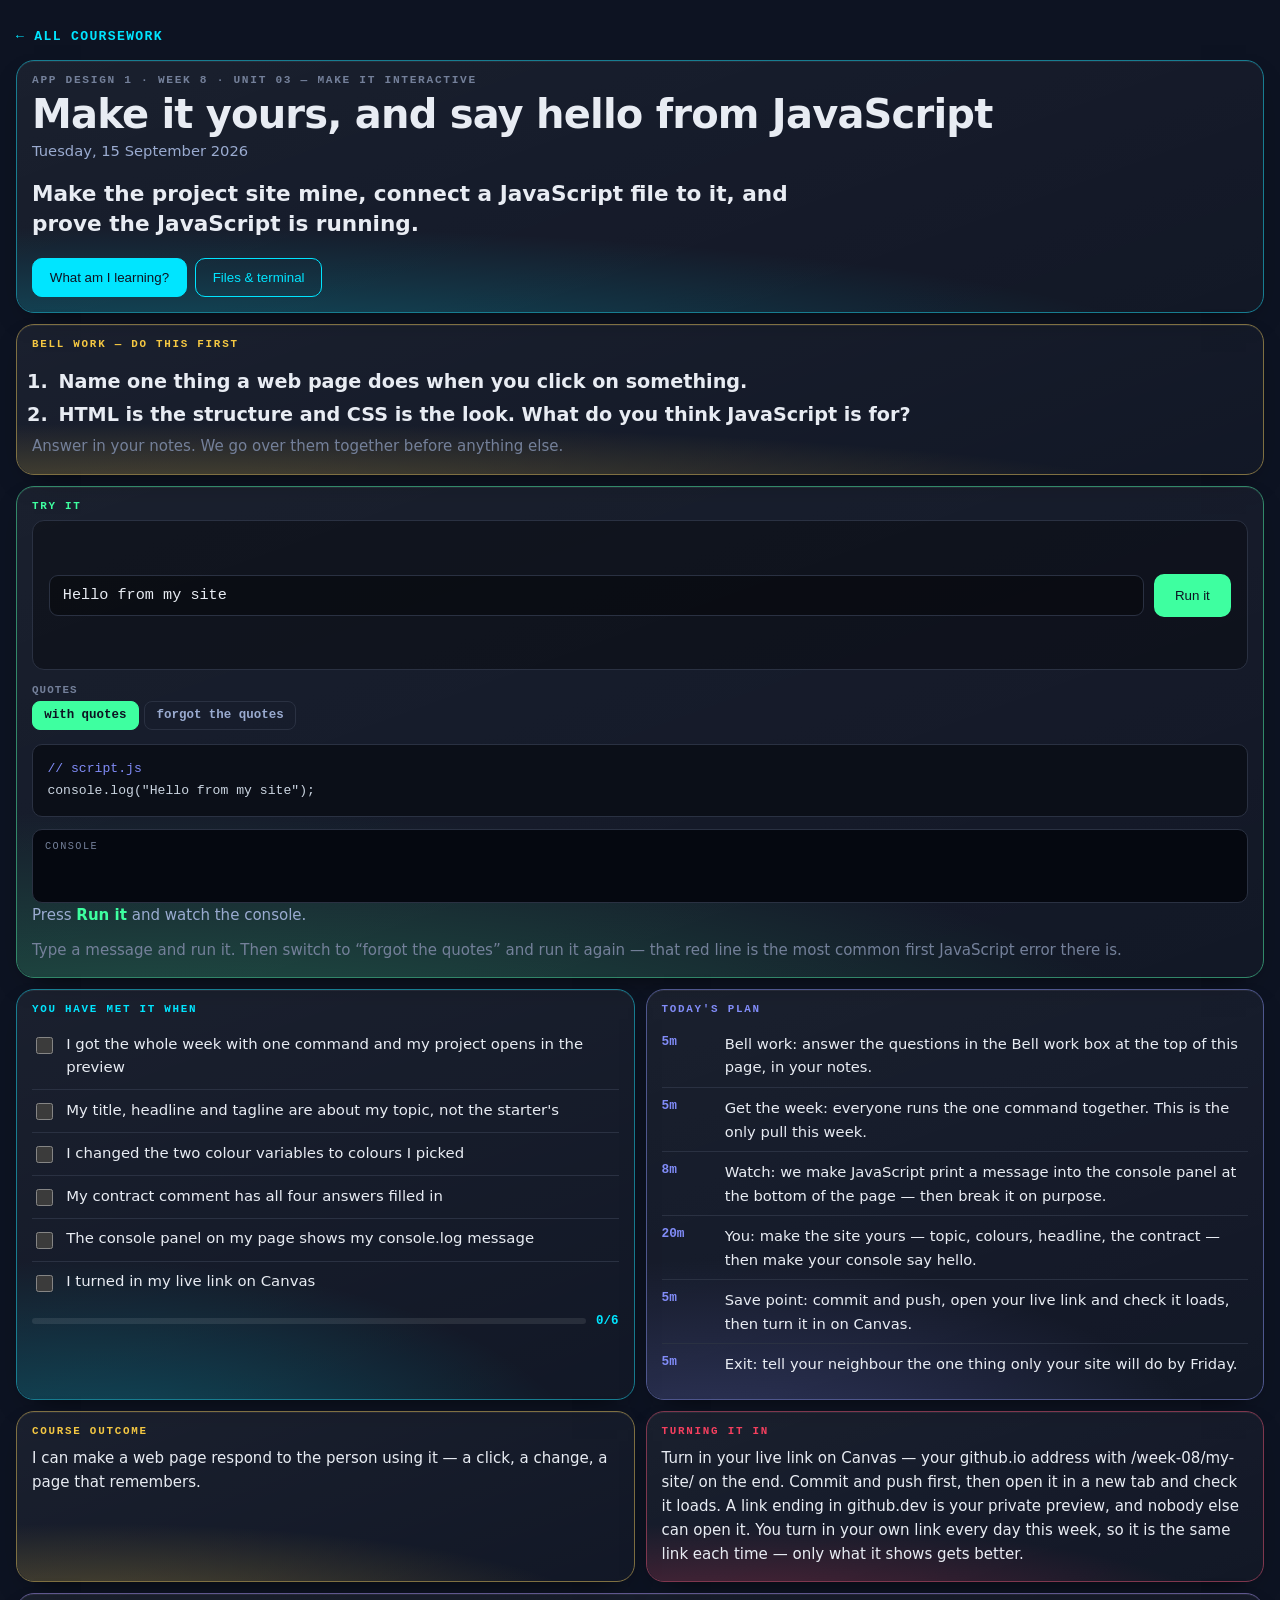
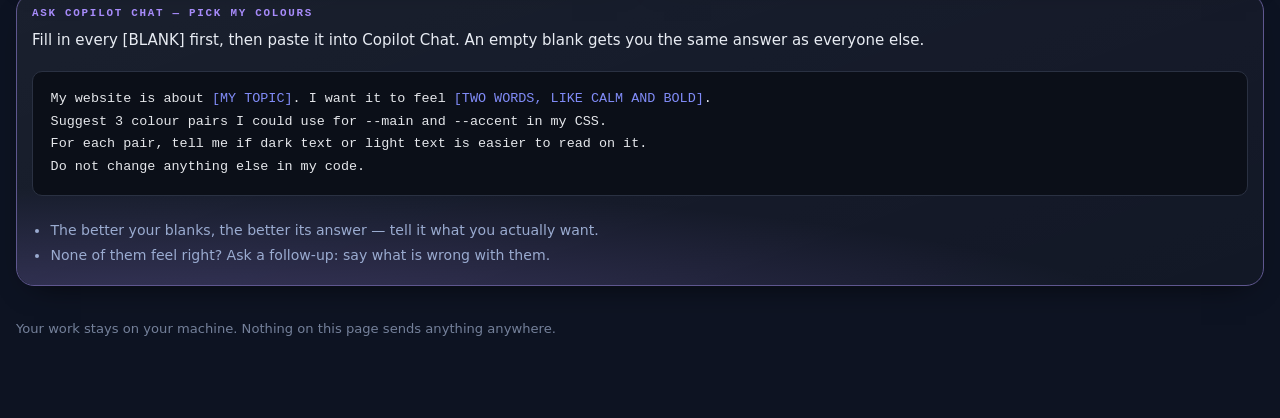
<file: week-08/day-1/index.html>
<!doctype html>
<html lang="en">
<head>
<meta charset="utf-8">
<meta name="viewport" content="width=device-width,initial-scale=1">
<title>Make it yours, and say hello from JavaScript — App Design 1</title>
<meta name="color-scheme" content="dark">
<style>
:root{--acc:var(--ss-cyan,#00e5ff)}
*{box-sizing:border-box}
body{margin:0;background:var(--ss-void,#0d1322);color:var(--ss-bone,#e8ecf3);
  font:16px/1.6 var(--ss-body,"Inter",system-ui,sans-serif);padding:1.4rem 1rem 5rem}
.wrap{max-width:96rem;margin:0 auto}
a.back{display:inline-block;color:var(--acc);text-decoration:none;font:600 .82rem/1 var(--ss-mono,ui-monospace,monospace);
  letter-spacing:.1em;text-transform:uppercase;margin:0 0 1rem}

/* ── the grid: the dashboard's, verbatim in behaviour ───────────────────── */
.bento{display:grid;gap:11px;grid-template-columns:repeat(4,minmax(0,1fr));align-items:stretch}
.bento > *{grid-column:span 2}
.bento > .w1{grid-column:span 1}
.bento > .w4{grid-column:span 4}
/* Height-matching only helps when the tiles in a row are already close. On a phone
   two tiles share a row and one of them is a five-item plan — stretched, its short
   neighbour grew 729px of empty gradient. Ragged is correct at this size. */
@media (max-width:760px){.bento{grid-template-columns:repeat(6,minmax(0,1fr));gap:7px;align-items:start}
  .bento > *{grid-column:span 3} .bento > .w1{grid-column:span 3} .bento > .w4{grid-column:span 6}}
@media (min-width:1500px){.bento{grid-template-columns:repeat(8,minmax(0,1fr))}
  .bento > *{grid-column:span 2} .bento > .w1{grid-column:span 2} .bento > .w4{grid-column:span 8}
  /* the lab keeps six columns and the criteria ride alongside it, so the widest
     screen gains density rather than gaining empty space */
  .bento > .lab{grid-column:span 6} .bento > .lab + *{grid-column:span 2}
  /* The plan is five rows of prose next to two tiles of three lines each. Stretched
     into one row the short pair inflate into dead space, which looks worse than the
     raggedness it was fixing. So the plan takes a narrow column two rows tall and the
     other two stack beside it — the row fills, nothing is padded out to match. */
  .bento > .t-plan{grid-column:span 3;grid-row:span 2}
  .bento > .t-clo, .bento > .t-turn{grid-column:span 5}}

/* ── the tile ───────────────────────────────────────────────────────────── */
.tl{position:relative;overflow:hidden;border-radius:18px;padding:14px 15px 15px;display:flex;flex-direction:column;
  background:linear-gradient(160deg,rgba(255,255,255,.055),rgba(255,255,255,.02));
  border:1px solid color-mix(in srgb, var(--acc) 42%, var(--ss-border,#2a3142));
  box-shadow:0 1px 0 rgba(255,255,255,.06) inset,0 12px 30px -18px rgba(0,0,0,.9);
  transition:transform .16s var(--ss-ease,cubic-bezier(.2,.7,.3,1)),border-color .16s}
.tl::after{content:"";position:absolute;inset:0;pointer-events:none;border-radius:inherit;
  background:radial-gradient(125% 85% at 12% 122%, var(--acc) 0%, transparent 66%);opacity:.30}
.tl > *{position:relative;z-index:1}
.k{display:block;font:600 .68rem/1 var(--ss-mono,ui-monospace,monospace);letter-spacing:.16em;
  text-transform:uppercase;color:var(--acc);margin:0 0 .55rem}

/* hero */
.hero{--acc:var(--ss-cyan,#00e5ff)}
.hero .eyebrow{font:600 .7rem/1 var(--ss-mono,ui-monospace,monospace);letter-spacing:.15em;
  text-transform:uppercase;color:var(--ss-faint,#74809a)}
.hero h1{font-family:var(--ss-display,"Syne",system-ui,sans-serif);font-size:clamp(1.5rem,3.4vw,2.5rem);
  line-height:1.08;letter-spacing:-.02em;margin:.45rem 0 .2rem}
.hero .when{color:var(--ss-mist,#9aabd0);font-size:.92rem;margin:0 0 1rem}
.hero .slo{font-size:clamp(1.05rem,1.7vw,1.35rem);font-weight:600;line-height:1.42;margin:0;max-width:52rem}
.hero .row{display:flex;flex-wrap:wrap;gap:.5rem;margin-top:1.1rem}

button.b{cursor:pointer;font:600 .84rem/1 inherit;padding:.7rem 1.05rem;border-radius:10px;
  border:1px solid var(--acc);background:transparent;color:var(--acc);transition:background .15s,color .15s}
button.b:hover{background:var(--acc);color:var(--ss-void,#0d1322)}
button.b.solid{background:var(--acc);color:var(--ss-void,#0d1322)}
button.b.solid:hover{filter:brightness(1.12)}
a.b{display:inline-block;text-decoration:none}

/* success criteria */
.sc{list-style:none;margin:0;padding:0}
.sc li{border-bottom:1px solid var(--ss-border,#2a3142)}
.sc li:last-child{border-bottom:0}
.sc label{display:flex;gap:.65rem;align-items:flex-start;padding:.55rem 0;cursor:pointer;font-size:.93rem}
.sc input{margin-top:.28rem;width:1.05rem;height:1.05rem;accent-color:var(--acc);flex:none}
.sc input:checked + span{color:var(--ss-faint,#74809a);text-decoration:line-through}
.prog{display:flex;align-items:center;gap:.6rem;margin-top:.7rem}
.prog .bar{flex:1;height:6px;border-radius:99px;background:rgba(255,255,255,.09);overflow:hidden}
.prog .bar i{display:block;height:100%;width:0;background:var(--acc);transition:width .25s}
.prog b{font:700 .78rem/1 var(--ss-mono,ui-monospace,monospace);color:var(--acc)}

/* plan */
.plan{list-style:none;margin:0;padding:0}
.plan li{display:flex;gap:.75rem;padding:.5rem 0;border-bottom:1px solid var(--ss-border,#2a3142);font-size:.92rem}
.plan li:last-child{border-bottom:0}
.plan .m{flex:none;width:3.2rem;font:700 .8rem/1.55 var(--ss-mono,ui-monospace,monospace);color:var(--acc)}

/* generic tile text */
.tl p{margin:0 0 .7rem;font-size:.94rem}.tl p:last-child{margin:0}
.tl .big{font-size:1.02rem;line-height:1.5}

/* ── the lab ────────────────────────────────────────────────────────────── */
.lab{--acc:var(--ss-green,#3effa0)}
.lab .stage{background:rgba(0,0,0,.32);border:1px solid var(--ss-border,#2a3142);border-radius:12px;
  padding:16px;min-height:0;height:clamp(150px,20vh,190px);display:flex}
.lab .stage .fx{flex:1;display:flex;gap:10px;transition:all .28s var(--ss-ease,cubic-bezier(.2,.7,.3,1))}
.lab .box{background:color-mix(in srgb,var(--acc) 30%,transparent);border:1px solid var(--acc);
  border-radius:9px;padding:.7rem .9rem;font:700 .82rem/1.3 var(--ss-mono,ui-monospace,monospace);
  color:var(--ss-bone,#e8ecf3);display:grid;place-items:center;transition:all .28s}
.lab .box.b2{min-height:64px}.lab .box.b3{min-height:88px}
.ctrls{margin-top:.9rem;display:grid;gap:.7rem}
.ctrl .cn{font:600 .68rem/1 var(--ss-mono,ui-monospace,monospace);letter-spacing:.1em;text-transform:uppercase;
  color:var(--ss-faint,#74809a);margin-bottom:.35rem}
.seg{display:flex;flex-wrap:wrap;gap:.35rem}
.seg button{cursor:pointer;font:600 .78rem/1 var(--ss-mono,ui-monospace,monospace);padding:.45rem .7rem;
  border-radius:8px;border:1px solid var(--ss-border,#2a3142);background:transparent;color:var(--ss-mist,#9aabd0)}
.seg button[aria-pressed=true]{background:var(--acc);border-color:var(--acc);color:var(--ss-void,#0d1322)}
.readout{margin-top:.9rem;background:#0b0f18;border:1px solid var(--ss-border,#2a3142);border-radius:10px;
  padding:.8rem .9rem;font:.82rem/1.7 var(--ss-mono,ui-monospace,monospace);color:#cbd5e1;overflow-x:auto}
.readout .p{color:var(--ss-peri,#818cf8)}.readout .v{color:var(--ss-green,#3effa0)}
.axis{margin-top:.75rem;font-size:.87rem;color:var(--ss-mist,#9aabd0)}
.axis b{color:var(--acc)}
.slid{width:100%;accent-color:var(--acc)}

/* ── modal ──────────────────────────────────────────────────────────────── */
dialog{border:none;padding:0;background:transparent;max-width:min(46rem,94vw);width:100%}
dialog::backdrop{background:rgba(6,9,16,.74)}
.sheet{background:var(--ss-ink,#161d31);border:1px solid var(--ss-border,#2a3142);border-radius:18px;
  padding:1.4rem 1.5rem;color:var(--ss-bone,#e8ecf3);max-height:84vh;overflow:auto}
.sheet h3{font-family:var(--ss-display,"Syne",system-ui,sans-serif);font-size:1.25rem;margin:0 0 .8rem}
.sheet p{font-size:.98rem;margin:0 0 .9rem}
.sheet .x{position:sticky;top:0;float:right;cursor:pointer;background:transparent;border:1px solid var(--ss-border,#2a3142);
  color:var(--ss-mist,#9aabd0);border-radius:8px;font:600 .75rem/1 var(--ss-mono,ui-monospace,monospace);padding:.45rem .6rem}
.sheet img{width:100%;height:auto;border-radius:10px;border:1px solid var(--ss-border,#2a3142)}
pre.code{background:#0b0f18;border:1px solid var(--ss-border,#2a3142);border-radius:10px;padding:1rem 1.1rem;
  overflow-x:auto;font:.84rem/1.7 var(--ss-mono,ui-monospace,monospace);color:#e5e7eb;margin:.5rem 0;position:relative}
pre.code b{color:var(--ss-peri,#818cf8);font-weight:400}
.codewrap{position:relative}
.codewrap .cp{position:absolute;top:.55rem;right:.55rem;cursor:pointer;border:1px solid #3b4252;background:#1c2230;
  color:var(--ss-peri,#818cf8);font:600 .72rem/1 var(--ss-mono,ui-monospace,monospace);letter-spacing:.06em;
  text-transform:uppercase;padding:.42rem .65rem;border-radius:6px}
.codewrap .cp.ok{background:#064e3b;border-color:#10b981;color:#6ee7b7}
.files{list-style:none;margin:.5rem 0 0;padding:0}
.files li{padding:.5rem 0;border-top:1px solid var(--ss-border,#2a3142)}
.files a{color:var(--acc);font:600 .9rem/1.5 var(--ss-mono,ui-monospace,monospace);text-decoration:none}
.files span{display:block;color:var(--ss-faint,#74809a);font-size:.85rem;margin-top:.1rem}
.who{display:flex;gap:.7rem;flex-wrap:wrap;margin:0 0 .8rem}
.who label{flex:1 1 9rem;font:600 .7rem/1 var(--ss-mono,ui-monospace,monospace);letter-spacing:.08em;
  text-transform:uppercase;color:var(--ss-faint,#74809a)}
.who input{display:block;width:100%;margin-top:.35rem;padding:.55rem .65rem;font:inherit;color:var(--ss-bone,#e8ecf3);
  background:rgba(0,0,0,.3);border:1px solid var(--ss-border,#2a3142);border-radius:8px}
.who input:focus{outline:none;border-color:var(--acc)}
.hint{color:var(--ss-faint,#74809a);font-size:.85rem;margin:.6rem 0 0}
footer{max-width:96rem;margin:2rem auto 0;color:var(--ss-faint,#74809a);font-size:.82rem}

/* ── JavaScript labs ────────────────────────────────────────────────────────
   A JavaScript day has no box to push around; what it has is a console that talks back.
   So these labs carry a small console, styled like the real one, and every lab's readout
   is the exact code the student would type into script.js. */
.lab .jsrow{display:flex;flex-wrap:wrap;gap:.6rem;align-items:center;width:100%}
.lab .jsin{flex:1;min-width:10rem;padding:.65rem .8rem;border-radius:9px;border:1px solid var(--ss-border,#2a3142);
  background:rgba(0,0,0,.35);color:var(--ss-bone,#e8ecf3);font:.95rem var(--ss-mono,ui-monospace,monospace)}
.lab .jsin:focus{outline:none;border-color:var(--acc)}
.lab .demo{font:700 .95rem/1 inherit;background:var(--acc);color:#0d1322;border:2px solid var(--acc);
  border-radius:10px;padding:.75rem 1.2rem;cursor:pointer;transition:filter .15s,transform .1s}
.lab .demo:hover{filter:brightness(1.12)}.lab .demo:active{transform:translateY(2px)}
.lab .demo:focus-visible{outline:none;box-shadow:0 0 0 4px rgba(255,255,255,.35)}
.lab .val{font:700 clamp(1.3rem,3vw,2.1rem)/1.15 var(--ss-display,system-ui,sans-serif);color:var(--ss-bone,#e8ecf3)}
.lab .stage.col{flex-direction:column;align-items:flex-start;justify-content:center;gap:.8rem;height:auto;min-height:150px}
.devcon{margin-top:.8rem;background:#050810;border:1px solid var(--ss-border,#2a3142);border-radius:10px;
  min-height:4.6rem;max-height:9rem;overflow:auto;padding:.5rem .75rem;font:.8rem/1.6 var(--ss-mono,ui-monospace,monospace)}
.devcon .hd{color:var(--ss-faint,#74809a);font-size:.64rem;letter-spacing:.14em;text-transform:uppercase;margin-bottom:.25rem}
.devcon .ok{color:#e5e7eb}.devcon .ok::before{content:"› ";color:var(--ss-faint,#74809a)}
.devcon .err{color:#fca5a5;background:rgba(244,63,94,.12);border-radius:5px;padding:0 .35rem}

/* ── Bell work ──────────────────────────────────────────────────────────── */
.bellq{margin:.2rem 0 0;padding-left:1.4rem;font-size:clamp(1rem,1.5vw,1.2rem);font-weight:600;line-height:1.45}
.bellq li{margin:.35rem 0;padding-left:.25rem}

/* ── Ask Copilot Chat ───────────────────────────────────────────────────── */
.t-prompt pre.code{white-space:pre-wrap}
.t-prompt .rules{margin:.7rem 0 0;padding-left:1.15rem;font-size:.88rem;color:var(--ss-mist,#9aabd0)}
.t-prompt .rules li{margin:.2rem 0}
</style>
</head>
<body>
<div class="wrap">
  <a class="back" href="../../">&larr; All coursework</a>
  <div class="bento">
    <section class="tl hero w4">
      <div class="eyebrow">App Design 1 &middot; Week 8 &middot; Unit 03 — Make it interactive</div>
      <h1>Make it yours, and say hello from JavaScript</h1>
      <p class="when">Tuesday, 15 September 2026</p>
      <p class="slo">Make the project site mine, connect a JavaScript file to it, and prove the JavaScript is running.</p>
      <div class="row">
        <button class="b solid" data-open="m-read" type="button">What am I learning?</button>
        
        <button class="b" data-open="m-files" type="button">Files &amp; terminal</button>
      </div>
    </section>
    <section class="tl w4 t-bell" style="--acc:var(--ss-gold,#f5c842)">
      <span class="k">Bell work — do this first</span>
      <ol class="bellq"><li>Name one thing a web page does when you click on something.</li><li>HTML is the structure and CSS is the look. What do you think JavaScript is for?</li></ol>
      <p class="hint">Answer in your notes. We go over them together before anything else.</p>
    </section>
    <section class="tl lab w4" id="lab" data-lab="console">
      <span class="k">Try it</span>
      <div class="stage col"><div class="jsrow">
        <input class="jsin" id="cin" type="text" value="Hello from my site" aria-label="Your message">
        <button class="demo" id="crun" type="button">Run it</button>
      </div></div>
      <div class="ctrls"><div class="ctrl"><div class="cn">quotes</div><div class="seg" data-prop="quotes">
      <button type="button" data-v="with" aria-pressed="true">with quotes</button><button type="button" data-v="forgot" aria-pressed="false">forgot the quotes</button>
    </div></div></div>
      <div class="readout" id="ro"></div>
      <div class="devcon" id="cout"><div class="hd">Console</div></div>
      <p class="axis" id="axis">Press <b>Run it</b> and watch the console.</p>
      <p class="hint">Type a message and run it. Then switch to “forgot the quotes” and run it again — that red line is the most common first JavaScript error there is.</p>
    </section>
    <section class="tl">
      <span class="k">You have met it when</span>
      <ul class="sc"><li><label><input type="checkbox" data-sc="0"><span>I got the whole week with one command and my project opens in the preview</span></label></li><li><label><input type="checkbox" data-sc="1"><span>My title, headline and tagline are about my topic, not the starter's</span></label></li><li><label><input type="checkbox" data-sc="2"><span>I changed the two colour variables to colours I picked</span></label></li><li><label><input type="checkbox" data-sc="3"><span>My contract comment has all four answers filled in</span></label></li><li><label><input type="checkbox" data-sc="4"><span>The console panel on my page shows my console.log message</span></label></li><li><label><input type="checkbox" data-sc="5"><span>I turned in my live link on Canvas</span></label></li></ul>
      <div class="prog"><div class="bar"><i id="scbar"></i></div><b id="scnum">0/6</b></div>
    </section>
    <section class="tl t-plan" style="--acc:var(--ss-peri,#818cf8)">
      <span class="k">Today's plan</span>
      <ul class="plan"><li><span class="m">5m</span><span>Bell work: answer the questions in the Bell work box at the top of this page, in your notes.</span></li><li><span class="m">5m</span><span>Get the week: everyone runs the one command together. This is the only pull this week.</span></li><li><span class="m">8m</span><span>Watch: we make JavaScript print a message into the console panel at the bottom of the page — then break it on purpose.</span></li><li><span class="m">20m</span><span>You: make the site yours — topic, colours, headline, the contract — then make your console say hello.</span></li><li><span class="m">5m</span><span>Save point: commit and push, open your live link and check it loads, then turn it in on Canvas.</span></li><li><span class="m">5m</span><span>Exit: tell your neighbour the one thing only your site will do by Friday.</span></li></ul>
    </section>
    <section class="tl t-clo" style="--acc:var(--ss-gold,#f5c842)">
      <span class="k">Course outcome</span><p>I can make a web page respond to the person using it — a click, a change, a page that remembers.</p>
    </section>
    <section class="tl t-turn" style="--acc:var(--ss-rose,#f43f5e)">
      <span class="k">Turning it in</span><p>Turn in your live link on Canvas — your github.io address with /week-08/my-site/ on the end. Commit and push first, then open it in a new tab and check it loads. A link ending in github.dev is your private preview, and nobody else can open it. You turn in your own link every day this week, so it is the same link each time — only what it shows gets better.</p>
    </section>
    <section class="tl w4 t-prompt" style="--acc:var(--ss-violet,#a78bfa)">
      <span class="k">Ask Copilot Chat — pick my colours</span>
      <p>Fill in every [BLANK] first, then paste it into Copilot Chat. An empty blank gets you the same answer as everyone else.</p>
      <div class="codewrap"><button class="cp" type="button">Copy</button><pre class="code">My website is about <b>[MY TOPIC]</b>. I want it to feel <b>[TWO WORDS, LIKE CALM AND BOLD]</b>.
Suggest 3 colour pairs I could use for --main and --accent in my CSS.
For each pair, tell me if dark text or light text is easier to read on it.
Do not change anything else in my code.</pre></div>
      <ul class="rules"><li>The better your blanks, the better its answer — tell it what you actually want.</li><li>None of them feel right? Ask a follow-up: say what is wrong with them.</li></ul>
    </section>
  </div>
  <footer>Your work stays on your machine. Nothing on this page sends anything anywhere.</footer>
</div>

  <dialog id="m-read"><div class="sheet"><button class="x" data-close type="button">Close</button>
    <h3>What am I learning?</h3><p>This week your site stops just sitting there. By Friday, clicking something on it will do a thing only your site does — and you will have built it yourself, in JavaScript.</p><p>Today is the setup, and it matters more than it sounds. First you get the whole week in one go, so there is nothing to pull again until next week. Then you make the project yours — your topic, your colours, your words — because a feature on somebody else's page is not your feature.</p><p>Last, you prove your JavaScript is running with one line: console.log. The console is where JavaScript talks back to you. School Chromebooks block the browser's own console, so your project has one built in — a panel along the bottom of your page. console.log prints there, and so does every error. When something goes wrong this week, that panel is where it tells you what, so you learn to read it on day one.</p></div></dialog>

  

  <dialog id="m-files"><div class="sheet"><button class="x" data-close type="button">Close</button>
    <h3>Files &amp; terminal</h3>
    <p>Everything for this week is already in your week folder.</p>

    <h3 style="margin-top:1.3rem">Get the whole week — once</h3>
    <p>The whole week comes down in one go — all four days and the project you build in. Run this once, on Tuesday, in the terminal at the bottom of your Codespace.</p>
    <div class="codewrap"><button class="cp" type="button">Copy</button><pre class="code"><b># the whole week in one go — do this once</b>
npx degit coltonsharp-dev/ALA2627-ASD-Coursework/week-08 week-08
cd week-08/my-site
python -m http.server 8000</pre></div>
    <p>Wednesday to Friday there is nothing to pull. Your project is already in week-08/my-site — open it, start the preview with the last line, and keep going.</p>
    <p class="hint">Terminal not co-operating? The Week 8 page has a Download button for the same project. Use it and keep going — do not lose a period to a command.</p>
  </div></dialog>
<script>
var NL = String.fromCharCode(10);
var RC = null;

/* modals */
document.querySelectorAll("[data-open]").forEach(function(b){
  b.addEventListener("click", function(){
    var d = document.getElementById(b.getAttribute("data-open"));
    if (d && d.showModal) d.showModal();
  });
});
document.querySelectorAll("[data-close]").forEach(function(b){
  b.addEventListener("click", function(){ b.closest("dialog").close(); });
});
document.querySelectorAll("dialog").forEach(function(d){
  d.addEventListener("click", function(e){ if (e.target === d) d.close(); });
});

/* success criteria progress */
var scBoxes = [].slice.call(document.querySelectorAll("input[data-sc]"));
var scBar = document.getElementById("scbar"), scNum = document.getElementById("scnum");
function scSync(){
  var n = scBoxes.filter(function(b){ return b.checked; }).length;
  if (scBar) scBar.style.width = (scBoxes.length ? (n / scBoxes.length) * 100 : 0) + "%";
  if (scNum) scNum.textContent = n + "/" + scBoxes.length;
}
scBoxes.forEach(function(b){ b.addEventListener("change", scSync); });
scSync();

/* copy buttons */
document.querySelectorAll(".codewrap .cp").forEach(function(b){
  b.addEventListener("click", function(){
    var t = b.parentElement.querySelector("pre").innerText;
    function done(){ b.textContent = "Copied"; b.classList.add("ok");
      setTimeout(function(){ b.textContent = "Copy"; b.classList.remove("ok"); }, 1600); }
    function fb(){ var r = document.createRange(); r.selectNodeContents(b.parentElement.querySelector("pre"));
      var s = getSelection(); s.removeAllRanges(); s.addRange(r); b.textContent = "Press Ctrl+C";
      setTimeout(function(){ b.textContent = "Copy"; }, 2200); }
    if (navigator.clipboard) navigator.clipboard.writeText(t).then(done, fb); else fb();
  });
});

/* ---- labs ---- */
var fx = document.getElementById("fx"), ro = document.getElementById("ro"), axis = document.getElementById("axis");
var state = {};
function segWire(onChange){
  document.querySelectorAll(".seg").forEach(function(seg){
    var prop = seg.getAttribute("data-prop");
    var pressed = seg.querySelector("[aria-pressed=true]");
    state[prop] = pressed ? pressed.getAttribute("data-v") : null;
    seg.querySelectorAll("button").forEach(function(btn){
      btn.addEventListener("click", function(){
        seg.querySelectorAll("button").forEach(function(o){ o.setAttribute("aria-pressed", "false"); });
        btn.setAttribute("aria-pressed", "true");
        state[prop] = btn.getAttribute("data-v");
        onChange();
      });
    });
  });
  onChange();
}
function css(rules){
  return rules.map(function(r){
    return '<span class="p">' + r[0] + '</span>: <span class="v">' + r[1] + '</span>;';
  }).join("<br>");
}

if (fx && document.querySelector('.seg[data-prop="flex-direction"]')) {
  segWire(function(){
    fx.style.flexDirection  = state["flex-direction"];
    fx.style.justifyContent = state["justify-content"];
    fx.style.alignItems     = state["align-items"];
    ro.innerHTML = ".cards {<br>&nbsp;&nbsp;" + css([
      ["display","flex"],["flex-direction",state["flex-direction"]],
      ["justify-content",state["justify-content"]],["align-items",state["align-items"]]
    ]).split("<br>").join("<br>&nbsp;&nbsp;") + "<br>}";
    var col = state["flex-direction"] === "column";
    axis.innerHTML = col
      ? "Direction is <b>column</b>, so the main axis runs <b>down</b>. justify-content is now moving things <b>vertically</b> and align-items is moving them <b>across</b>. They swapped."
      : "Direction is <b>row</b>, so the main axis runs <b>across</b>. justify-content moves things <b>horizontally</b>, align-items moves them <b>vertically</b>.";
  });
}

if (fx && document.querySelector('.seg[data-prop="tool"]')) {
  var b1 = document.getElementById("sb1"), b2 = document.getElementById("sb2"), b3 = document.getElementById("sb3");
  segWire(function(){
    var n = state["size"] + "px", tool = state["tool"];
    fx.style.gap = tool === "gap" ? n : "0px";
    [b1,b2,b3].forEach(function(b){
      b.style.padding = tool === "padding" ? n : "0.7rem 0.9rem";
      b.style.margin  = tool === "margin"  ? n : "0px";
    });
    ro.innerHTML = tool === "gap"
      ? ".cards {<br>&nbsp;&nbsp;" + css([["display","flex"],["gap",n]]).split("<br>").join("<br>&nbsp;&nbsp;") + "<br>}"
      : ".card {<br>&nbsp;&nbsp;" + css([[tool,n]]) + "<br>}";
    axis.innerHTML = tool === "gap"
      ? "<b>gap</b> sits between the boxes and adds nothing to the outside edges. It only works because the parent is a flex container."
      : tool === "padding"
        ? "<b>padding</b> is inside each box, so the boxes grow. The space between them has not changed."
        : "<b>margin</b> is outside each box, so it pushes the neighbours away &mdash; and it also pushes against the container edge, which gap does not.";
  });
}

if (document.getElementById("dbtn")) {
  var ro2 = document.getElementById("ro");
  ro2.innerHTML = ".btn:hover&nbsp;&nbsp;&nbsp;&nbsp;{ " + '<span class="p">filter</span>: <span class="v">brightness(1.15)</span>;' + " }<br>" +
    ".btn:focus-visible { " + '<span class="p">box-shadow</span>: <span class="v">0 0 0 4px</span>;' + " }<br>" +
    ".btn:active&nbsp;&nbsp;&nbsp;{ " + '<span class="p">transform</span>: <span class="v">translateY(2px)</span>;' + " }";
}

/* ---- JavaScript labs ---- */
function escH(t){ return String(t).split("&").join("&amp;").split("<").join("&lt;").split(">").join("&gt;"); }
var cout = document.getElementById("cout");
function logLine(text, bad){
  if (!cout) return;
  var row = document.createElement("div"); row.className = bad ? "err" : "ok"; row.textContent = text;
  cout.appendChild(row); cout.scrollTop = cout.scrollHeight;
}

if (document.querySelector('[data-lab="console"]')) {
  var cin = document.getElementById("cin");
  var cline = function(){
    var msg = cin.value;
    return state["quotes"] === "forgot" ? "console.log(" + msg + ");" : 'console.log("' + msg + '");';
  };
  segWire(function(){ ro.innerHTML = '<span class="p">// script.js</span><br>' + escH(cline()); });
  cin.addEventListener("input", function(){ ro.innerHTML = '<span class="p">// script.js</span><br>' + escH(cline()); });
  document.getElementById("crun").addEventListener("click", function(){
    var msg = cin.value;
    if (state["quotes"] === "forgot") {
      /* the real browser error, not a made-up one: one word is a name nobody defined;
         several words are not even valid code, so the browser stops before running it */
      var parts = msg.trim().split(" ").filter(function(w){ return w.length; });
      if (parts.length > 1) {
        logLine("Uncaught SyntaxError: missing ) after argument list", true);
        axis.innerHTML = "Red. Without quotes, JavaScript reads <b>" + escH(parts[0]) + " " + escH(parts[1]) + "</b> as code, and that is not valid code &mdash; so nothing in the file runs. Quotes mean <b>this is text</b>.";
      } else {
        var word = parts[0] || "message";
        logLine("Uncaught ReferenceError: " + word + " is not defined", true);
        axis.innerHTML = "Red. Without quotes JavaScript thinks <b>" + escH(word) + "</b> is the name of something, and nothing has that name. Quotes mean <b>this is text</b>.";
      }
    } else {
      logLine(msg, false);
      axis.innerHTML = "It printed. That is JavaScript talking back to you &mdash; every day this week starts here.";
    }
  });
}

if (document.querySelector('[data-lab="click"]')) {
  var kb = document.getElementById("cbtn"), kt = document.getElementById("ctext");
  var kcol = ["#3effa0", "#f5c842", "#818cf8", "#f43f5e"], kci = 0, kev = null;
  var kdo = function(){
    var d = state["does"];
    if (d === "log") logLine("The button was used (" + state["event"] + ")", false);
    if (d === "text") kt.textContent = "You did it. The page changed.";
    if (d === "colour") { kci = (kci + 1) % kcol.length; kb.style.background = kcol[kci]; kb.style.borderColor = kcol[kci]; }
  };
  segWire(function(){
    if (kev) kb.removeEventListener(kev, kdo);
    kev = state["event"]; kb.addEventListener(kev, kdo);
    kt.textContent = "Nothing has happened yet."; kb.style.background = ""; kb.style.borderColor = "";
    var inner = state["does"] === "log" ? 'console.log("The button was used");'
      : state["does"] === "text" ? 'output.textContent = "You did it. The page changed.";'
      : 'button.style.background = "gold";';
    var lines = ['const button = document.querySelector("#action");'];
    if (state["does"] === "text") lines.push('const output = document.querySelector("#output");');
    lines.push("");
    lines.push('button.addEventListener("' + kev + '", function () {');
    ro.innerHTML = lines.map(escH).join("<br>") + "<br>&nbsp;&nbsp;" + escH(inner) + "<br>" + escH("});");
    axis.innerHTML = kev === "click" ? "<b>click</b> runs the function once the button is pressed and let go."
      : kev === "dblclick" ? "<b>dblclick</b> needs two quick clicks. Try one click &mdash; nothing happens now."
      : "<b>mouseenter</b> runs the moment the pointer arrives. No click at all.";
  });
}

if (document.querySelector('[data-lab="state"]')) {
  var sb = document.getElementById("sbtn"), sv = document.getElementById("sval");
  var count = 0, isOn = false, spot = 0, msgs = ["Go team!", "Practice starts at 3", "Big game Friday"];
  var sdraw = function(){
    var f = state["feature"], code = [];
    if (f === "counter") { sv.textContent = String(count); sb.textContent = "Add one";
      code = ["let count = " + count + ";", "", "function addOne() {", "  count = count + 1;", "  output.textContent = count;", "}", "", 'button.addEventListener("click", addOne);']; }
    if (f === "toggle") { sv.textContent = isOn ? "ON" : "OFF"; sb.textContent = "Switch";
      code = ["let isOn = " + isOn + ";", "", "function flip() {", "  isOn = !isOn;", '  output.textContent = isOn ? "ON" : "OFF";', "}", "", 'button.addEventListener("click", flip);']; }
    if (f === "messages") { sv.textContent = msgs[spot]; sb.textContent = "Next";
      code = ['let messages = ["Go team!", "Practice starts at 3", "Big game Friday"];', "let spot = " + spot + ";", "", "function next() {", "  spot = (spot + 1) % messages.length;", "  output.textContent = messages[spot];", "}", "", 'button.addEventListener("click", next);']; }
    ro.innerHTML = code.map(function(l){ return escH(l).split("  ").join("&nbsp;&nbsp;"); }).join("<br>");
  };
  sb.addEventListener("click", function(){
    var f = state["feature"];
    if (f === "counter") count = count + 1;
    if (f === "toggle") isOn = !isOn;
    if (f === "messages") spot = (spot + 1) % msgs.length;
    sdraw();
    axis.innerHTML = "Look at the first line: the value changed. <b>That is a variable</b> &mdash; the page remembering something between clicks.";
  });
  segWire(sdraw);
}

/* receipt */
var rcGo = document.getElementById("rc-go");
if (rcGo) rcGo.addEventListener("click", function(){
  var name = (document.getElementById("rc-name").value || "").trim();
  var period = (document.getElementById("rc-period").value || "").trim();
  var msg = document.getElementById("rc-msg");
  if (!name) { msg.textContent = "Put your name in first — the receipt is no use without it."; return; }
  var boxes = [].slice.call(document.querySelectorAll("input[data-rc]"));
  var items = boxes.map(function(b){
    return { done: b.checked, text: b.parentElement.querySelector("span").textContent.trim() };
  });
  var doneN = items.filter(function(i){ return i.done; }).length;
  var L = [];
  L.push("RECEIPT — " + RC.course);
  L.push(RC.title);
  L.push("Week " + RC.week + " · Day " + RC.day + " · " + RC.date);
  L.push("");
  L.push("Name:      " + name);
  L.push("Period:    " + (period || "not given"));
  L.push("Finished:  " + new Date().toLocaleString());
  L.push("Completed: " + doneN + " of " + items.length);
  L.push("");
  L.push("WHAT I DID");
  items.forEach(function(i, n){ L.push("  [" + (i.done ? "x" : " ") + "] " + (n + 1) + ". " + i.text); });
  L.push("");
  var basis = name + "|" + period + "|" + RC.day + "|" + items.map(function(i){ return i.done ? 1 : 0; }).join("");
  var h = 0; for (var k = 0; k < basis.length; k++) { h = ((h << 5) - h + basis.charCodeAt(k)) | 0; }
  L.push("check: " + (h >>> 0).toString(36).toUpperCase());
  L.push("(If this line is edited it will not match the answers above.)");
  var a = document.createElement("a");
  a.href = URL.createObjectURL(new Blob([L.join(NL)], { type: "text/plain" }));
  a.download = RC.file + "-" + name.toLowerCase().replace(/[^a-z0-9]+/g, "-").replace(/^-|-$/g, "") + ".txt";
  document.body.appendChild(a); a.click(); a.remove();
  msg.textContent = "Downloaded. Upload that file to the assignment.";
});
</script>
</body>
</html>
</file>
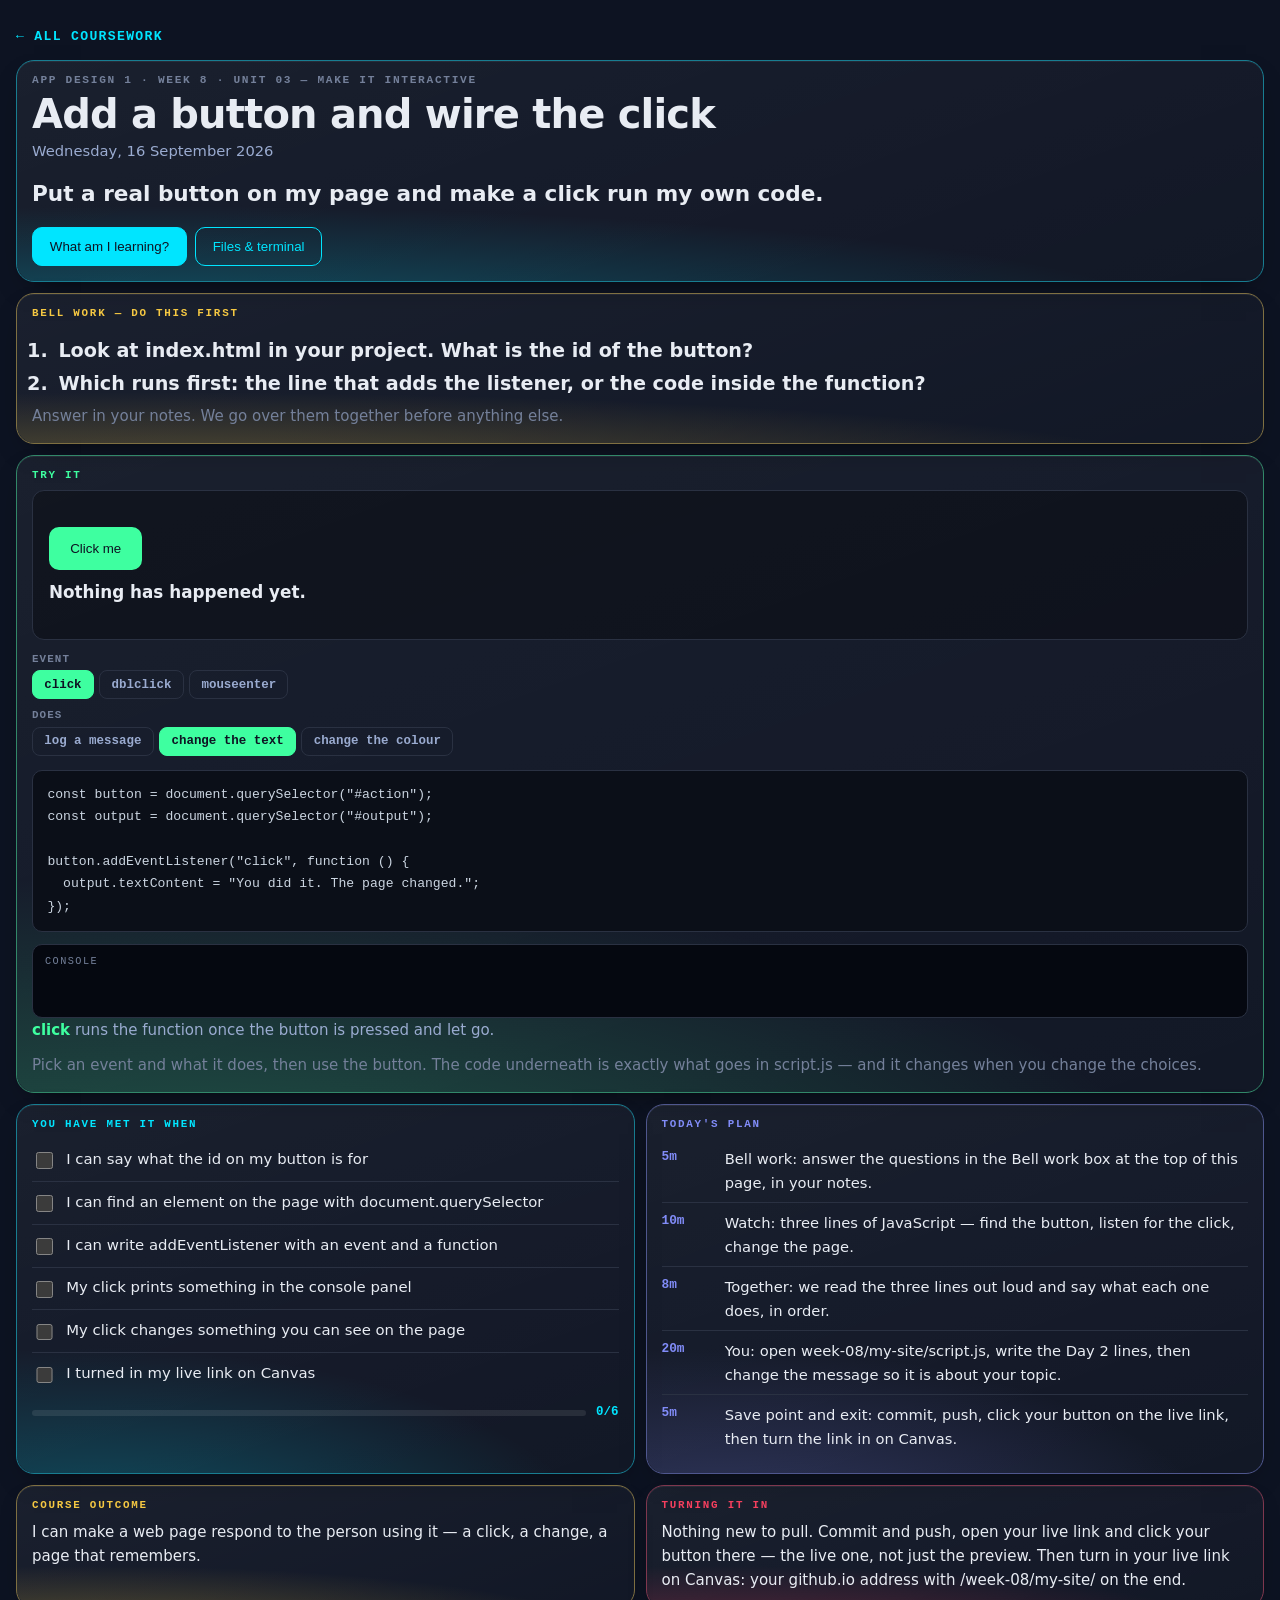
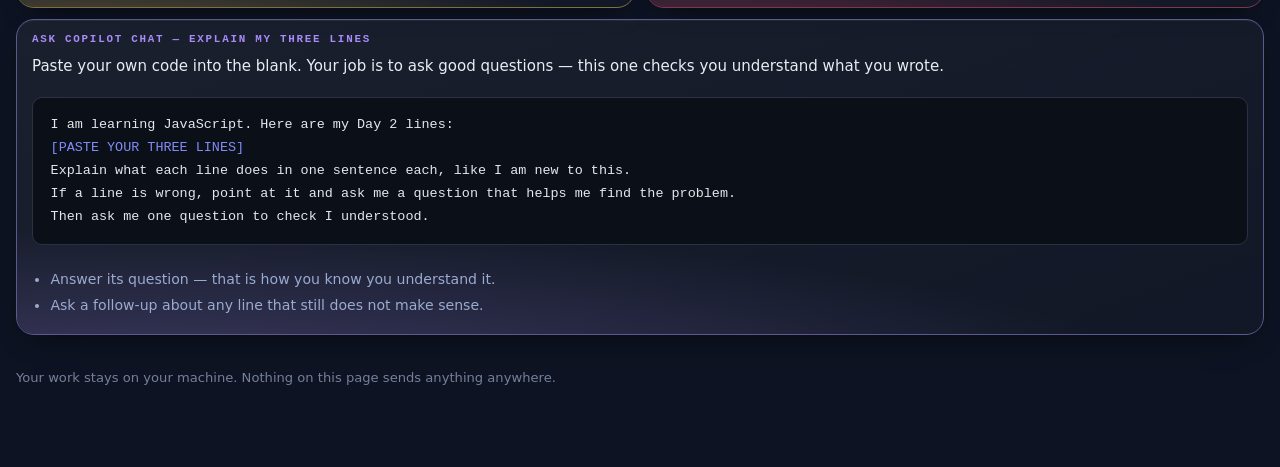
<file: week-08/day-2/index.html>
<!doctype html>
<html lang="en">
<head>
<meta charset="utf-8">
<meta name="viewport" content="width=device-width,initial-scale=1">
<title>Add a button and wire the click — App Design 1</title>
<meta name="color-scheme" content="dark">
<style>
:root{--acc:var(--ss-cyan,#00e5ff)}
*{box-sizing:border-box}
body{margin:0;background:var(--ss-void,#0d1322);color:var(--ss-bone,#e8ecf3);
  font:16px/1.6 var(--ss-body,"Inter",system-ui,sans-serif);padding:1.4rem 1rem 5rem}
.wrap{max-width:96rem;margin:0 auto}
a.back{display:inline-block;color:var(--acc);text-decoration:none;font:600 .82rem/1 var(--ss-mono,ui-monospace,monospace);
  letter-spacing:.1em;text-transform:uppercase;margin:0 0 1rem}

/* ── the grid: the dashboard's, verbatim in behaviour ───────────────────── */
.bento{display:grid;gap:11px;grid-template-columns:repeat(4,minmax(0,1fr));align-items:stretch}
.bento > *{grid-column:span 2}
.bento > .w1{grid-column:span 1}
.bento > .w4{grid-column:span 4}
/* Height-matching only helps when the tiles in a row are already close. On a phone
   two tiles share a row and one of them is a five-item plan — stretched, its short
   neighbour grew 729px of empty gradient. Ragged is correct at this size. */
@media (max-width:760px){.bento{grid-template-columns:repeat(6,minmax(0,1fr));gap:7px;align-items:start}
  .bento > *{grid-column:span 3} .bento > .w1{grid-column:span 3} .bento > .w4{grid-column:span 6}}
@media (min-width:1500px){.bento{grid-template-columns:repeat(8,minmax(0,1fr))}
  .bento > *{grid-column:span 2} .bento > .w1{grid-column:span 2} .bento > .w4{grid-column:span 8}
  /* the lab keeps six columns and the criteria ride alongside it, so the widest
     screen gains density rather than gaining empty space */
  .bento > .lab{grid-column:span 6} .bento > .lab + *{grid-column:span 2}
  /* The plan is five rows of prose next to two tiles of three lines each. Stretched
     into one row the short pair inflate into dead space, which looks worse than the
     raggedness it was fixing. So the plan takes a narrow column two rows tall and the
     other two stack beside it — the row fills, nothing is padded out to match. */
  .bento > .t-plan{grid-column:span 3;grid-row:span 2}
  .bento > .t-clo, .bento > .t-turn{grid-column:span 5}}

/* ── the tile ───────────────────────────────────────────────────────────── */
.tl{position:relative;overflow:hidden;border-radius:18px;padding:14px 15px 15px;display:flex;flex-direction:column;
  background:linear-gradient(160deg,rgba(255,255,255,.055),rgba(255,255,255,.02));
  border:1px solid color-mix(in srgb, var(--acc) 42%, var(--ss-border,#2a3142));
  box-shadow:0 1px 0 rgba(255,255,255,.06) inset,0 12px 30px -18px rgba(0,0,0,.9);
  transition:transform .16s var(--ss-ease,cubic-bezier(.2,.7,.3,1)),border-color .16s}
.tl::after{content:"";position:absolute;inset:0;pointer-events:none;border-radius:inherit;
  background:radial-gradient(125% 85% at 12% 122%, var(--acc) 0%, transparent 66%);opacity:.30}
.tl > *{position:relative;z-index:1}
.k{display:block;font:600 .68rem/1 var(--ss-mono,ui-monospace,monospace);letter-spacing:.16em;
  text-transform:uppercase;color:var(--acc);margin:0 0 .55rem}

/* hero */
.hero{--acc:var(--ss-cyan,#00e5ff)}
.hero .eyebrow{font:600 .7rem/1 var(--ss-mono,ui-monospace,monospace);letter-spacing:.15em;
  text-transform:uppercase;color:var(--ss-faint,#74809a)}
.hero h1{font-family:var(--ss-display,"Syne",system-ui,sans-serif);font-size:clamp(1.5rem,3.4vw,2.5rem);
  line-height:1.08;letter-spacing:-.02em;margin:.45rem 0 .2rem}
.hero .when{color:var(--ss-mist,#9aabd0);font-size:.92rem;margin:0 0 1rem}
.hero .slo{font-size:clamp(1.05rem,1.7vw,1.35rem);font-weight:600;line-height:1.42;margin:0;max-width:52rem}
.hero .row{display:flex;flex-wrap:wrap;gap:.5rem;margin-top:1.1rem}

button.b{cursor:pointer;font:600 .84rem/1 inherit;padding:.7rem 1.05rem;border-radius:10px;
  border:1px solid var(--acc);background:transparent;color:var(--acc);transition:background .15s,color .15s}
button.b:hover{background:var(--acc);color:var(--ss-void,#0d1322)}
button.b.solid{background:var(--acc);color:var(--ss-void,#0d1322)}
button.b.solid:hover{filter:brightness(1.12)}
a.b{display:inline-block;text-decoration:none}

/* success criteria */
.sc{list-style:none;margin:0;padding:0}
.sc li{border-bottom:1px solid var(--ss-border,#2a3142)}
.sc li:last-child{border-bottom:0}
.sc label{display:flex;gap:.65rem;align-items:flex-start;padding:.55rem 0;cursor:pointer;font-size:.93rem}
.sc input{margin-top:.28rem;width:1.05rem;height:1.05rem;accent-color:var(--acc);flex:none}
.sc input:checked + span{color:var(--ss-faint,#74809a);text-decoration:line-through}
.prog{display:flex;align-items:center;gap:.6rem;margin-top:.7rem}
.prog .bar{flex:1;height:6px;border-radius:99px;background:rgba(255,255,255,.09);overflow:hidden}
.prog .bar i{display:block;height:100%;width:0;background:var(--acc);transition:width .25s}
.prog b{font:700 .78rem/1 var(--ss-mono,ui-monospace,monospace);color:var(--acc)}

/* plan */
.plan{list-style:none;margin:0;padding:0}
.plan li{display:flex;gap:.75rem;padding:.5rem 0;border-bottom:1px solid var(--ss-border,#2a3142);font-size:.92rem}
.plan li:last-child{border-bottom:0}
.plan .m{flex:none;width:3.2rem;font:700 .8rem/1.55 var(--ss-mono,ui-monospace,monospace);color:var(--acc)}

/* generic tile text */
.tl p{margin:0 0 .7rem;font-size:.94rem}.tl p:last-child{margin:0}
.tl .big{font-size:1.02rem;line-height:1.5}

/* ── the lab ────────────────────────────────────────────────────────────── */
.lab{--acc:var(--ss-green,#3effa0)}
.lab .stage{background:rgba(0,0,0,.32);border:1px solid var(--ss-border,#2a3142);border-radius:12px;
  padding:16px;min-height:0;height:clamp(150px,20vh,190px);display:flex}
.lab .stage .fx{flex:1;display:flex;gap:10px;transition:all .28s var(--ss-ease,cubic-bezier(.2,.7,.3,1))}
.lab .box{background:color-mix(in srgb,var(--acc) 30%,transparent);border:1px solid var(--acc);
  border-radius:9px;padding:.7rem .9rem;font:700 .82rem/1.3 var(--ss-mono,ui-monospace,monospace);
  color:var(--ss-bone,#e8ecf3);display:grid;place-items:center;transition:all .28s}
.lab .box.b2{min-height:64px}.lab .box.b3{min-height:88px}
.ctrls{margin-top:.9rem;display:grid;gap:.7rem}
.ctrl .cn{font:600 .68rem/1 var(--ss-mono,ui-monospace,monospace);letter-spacing:.1em;text-transform:uppercase;
  color:var(--ss-faint,#74809a);margin-bottom:.35rem}
.seg{display:flex;flex-wrap:wrap;gap:.35rem}
.seg button{cursor:pointer;font:600 .78rem/1 var(--ss-mono,ui-monospace,monospace);padding:.45rem .7rem;
  border-radius:8px;border:1px solid var(--ss-border,#2a3142);background:transparent;color:var(--ss-mist,#9aabd0)}
.seg button[aria-pressed=true]{background:var(--acc);border-color:var(--acc);color:var(--ss-void,#0d1322)}
.readout{margin-top:.9rem;background:#0b0f18;border:1px solid var(--ss-border,#2a3142);border-radius:10px;
  padding:.8rem .9rem;font:.82rem/1.7 var(--ss-mono,ui-monospace,monospace);color:#cbd5e1;overflow-x:auto}
.readout .p{color:var(--ss-peri,#818cf8)}.readout .v{color:var(--ss-green,#3effa0)}
.axis{margin-top:.75rem;font-size:.87rem;color:var(--ss-mist,#9aabd0)}
.axis b{color:var(--acc)}
.slid{width:100%;accent-color:var(--acc)}

/* ── modal ──────────────────────────────────────────────────────────────── */
dialog{border:none;padding:0;background:transparent;max-width:min(46rem,94vw);width:100%}
dialog::backdrop{background:rgba(6,9,16,.74)}
.sheet{background:var(--ss-ink,#161d31);border:1px solid var(--ss-border,#2a3142);border-radius:18px;
  padding:1.4rem 1.5rem;color:var(--ss-bone,#e8ecf3);max-height:84vh;overflow:auto}
.sheet h3{font-family:var(--ss-display,"Syne",system-ui,sans-serif);font-size:1.25rem;margin:0 0 .8rem}
.sheet p{font-size:.98rem;margin:0 0 .9rem}
.sheet .x{position:sticky;top:0;float:right;cursor:pointer;background:transparent;border:1px solid var(--ss-border,#2a3142);
  color:var(--ss-mist,#9aabd0);border-radius:8px;font:600 .75rem/1 var(--ss-mono,ui-monospace,monospace);padding:.45rem .6rem}
.sheet img{width:100%;height:auto;border-radius:10px;border:1px solid var(--ss-border,#2a3142)}
pre.code{background:#0b0f18;border:1px solid var(--ss-border,#2a3142);border-radius:10px;padding:1rem 1.1rem;
  overflow-x:auto;font:.84rem/1.7 var(--ss-mono,ui-monospace,monospace);color:#e5e7eb;margin:.5rem 0;position:relative}
pre.code b{color:var(--ss-peri,#818cf8);font-weight:400}
.codewrap{position:relative}
.codewrap .cp{position:absolute;top:.55rem;right:.55rem;cursor:pointer;border:1px solid #3b4252;background:#1c2230;
  color:var(--ss-peri,#818cf8);font:600 .72rem/1 var(--ss-mono,ui-monospace,monospace);letter-spacing:.06em;
  text-transform:uppercase;padding:.42rem .65rem;border-radius:6px}
.codewrap .cp.ok{background:#064e3b;border-color:#10b981;color:#6ee7b7}
.files{list-style:none;margin:.5rem 0 0;padding:0}
.files li{padding:.5rem 0;border-top:1px solid var(--ss-border,#2a3142)}
.files a{color:var(--acc);font:600 .9rem/1.5 var(--ss-mono,ui-monospace,monospace);text-decoration:none}
.files span{display:block;color:var(--ss-faint,#74809a);font-size:.85rem;margin-top:.1rem}
.who{display:flex;gap:.7rem;flex-wrap:wrap;margin:0 0 .8rem}
.who label{flex:1 1 9rem;font:600 .7rem/1 var(--ss-mono,ui-monospace,monospace);letter-spacing:.08em;
  text-transform:uppercase;color:var(--ss-faint,#74809a)}
.who input{display:block;width:100%;margin-top:.35rem;padding:.55rem .65rem;font:inherit;color:var(--ss-bone,#e8ecf3);
  background:rgba(0,0,0,.3);border:1px solid var(--ss-border,#2a3142);border-radius:8px}
.who input:focus{outline:none;border-color:var(--acc)}
.hint{color:var(--ss-faint,#74809a);font-size:.85rem;margin:.6rem 0 0}
footer{max-width:96rem;margin:2rem auto 0;color:var(--ss-faint,#74809a);font-size:.82rem}

/* ── JavaScript labs ────────────────────────────────────────────────────────
   A JavaScript day has no box to push around; what it has is a console that talks back.
   So these labs carry a small console, styled like the real one, and every lab's readout
   is the exact code the student would type into script.js. */
.lab .jsrow{display:flex;flex-wrap:wrap;gap:.6rem;align-items:center;width:100%}
.lab .jsin{flex:1;min-width:10rem;padding:.65rem .8rem;border-radius:9px;border:1px solid var(--ss-border,#2a3142);
  background:rgba(0,0,0,.35);color:var(--ss-bone,#e8ecf3);font:.95rem var(--ss-mono,ui-monospace,monospace)}
.lab .jsin:focus{outline:none;border-color:var(--acc)}
.lab .demo{font:700 .95rem/1 inherit;background:var(--acc);color:#0d1322;border:2px solid var(--acc);
  border-radius:10px;padding:.75rem 1.2rem;cursor:pointer;transition:filter .15s,transform .1s}
.lab .demo:hover{filter:brightness(1.12)}.lab .demo:active{transform:translateY(2px)}
.lab .demo:focus-visible{outline:none;box-shadow:0 0 0 4px rgba(255,255,255,.35)}
.lab .val{font:700 clamp(1.3rem,3vw,2.1rem)/1.15 var(--ss-display,system-ui,sans-serif);color:var(--ss-bone,#e8ecf3)}
.lab .stage.col{flex-direction:column;align-items:flex-start;justify-content:center;gap:.8rem;height:auto;min-height:150px}
.devcon{margin-top:.8rem;background:#050810;border:1px solid var(--ss-border,#2a3142);border-radius:10px;
  min-height:4.6rem;max-height:9rem;overflow:auto;padding:.5rem .75rem;font:.8rem/1.6 var(--ss-mono,ui-monospace,monospace)}
.devcon .hd{color:var(--ss-faint,#74809a);font-size:.64rem;letter-spacing:.14em;text-transform:uppercase;margin-bottom:.25rem}
.devcon .ok{color:#e5e7eb}.devcon .ok::before{content:"› ";color:var(--ss-faint,#74809a)}
.devcon .err{color:#fca5a5;background:rgba(244,63,94,.12);border-radius:5px;padding:0 .35rem}

/* ── Bell work ──────────────────────────────────────────────────────────── */
.bellq{margin:.2rem 0 0;padding-left:1.4rem;font-size:clamp(1rem,1.5vw,1.2rem);font-weight:600;line-height:1.45}
.bellq li{margin:.35rem 0;padding-left:.25rem}

/* ── Ask Copilot Chat ───────────────────────────────────────────────────── */
.t-prompt pre.code{white-space:pre-wrap}
.t-prompt .rules{margin:.7rem 0 0;padding-left:1.15rem;font-size:.88rem;color:var(--ss-mist,#9aabd0)}
.t-prompt .rules li{margin:.2rem 0}
</style>
</head>
<body>
<div class="wrap">
  <a class="back" href="../../">&larr; All coursework</a>
  <div class="bento">
    <section class="tl hero w4">
      <div class="eyebrow">App Design 1 &middot; Week 8 &middot; Unit 03 — Make it interactive</div>
      <h1>Add a button and wire the click</h1>
      <p class="when">Wednesday, 16 September 2026</p>
      <p class="slo">Put a real button on my page and make a click run my own code.</p>
      <div class="row">
        <button class="b solid" data-open="m-read" type="button">What am I learning?</button>
        
        <button class="b" data-open="m-files" type="button">Files &amp; terminal</button>
      </div>
    </section>
    <section class="tl w4 t-bell" style="--acc:var(--ss-gold,#f5c842)">
      <span class="k">Bell work — do this first</span>
      <ol class="bellq"><li>Look at index.html in your project. What is the id of the button?</li><li>Which runs first: the line that adds the listener, or the code inside the function?</li></ol>
      <p class="hint">Answer in your notes. We go over them together before anything else.</p>
    </section>
    <section class="tl lab w4" id="lab" data-lab="click">
      <span class="k">Try it</span>
      <div class="stage col">
        <button class="demo" id="cbtn" type="button">Click me</button>
        <p class="val" id="ctext" style="font-size:1.05rem;margin:0">Nothing has happened yet.</p>
      </div>
      <div class="ctrls">
        <div class="ctrl"><div class="cn">event</div><div class="seg" data-prop="event">
      <button type="button" data-v="click" aria-pressed="true">click</button><button type="button" data-v="dblclick" aria-pressed="false">dblclick</button><button type="button" data-v="mouseenter" aria-pressed="false">mouseenter</button>
    </div></div>
        <div class="ctrl"><div class="cn">does</div><div class="seg" data-prop="does">
      <button type="button" data-v="log" aria-pressed="false">log a message</button><button type="button" data-v="text" aria-pressed="true">change the text</button><button type="button" data-v="colour" aria-pressed="false">change the colour</button>
    </div></div>
      </div>
      <div class="readout" id="ro"></div>
      <div class="devcon" id="cout"><div class="hd">Console</div></div>
      <p class="axis" id="axis"></p>
      <p class="hint">Pick an event and what it does, then use the button. The code underneath is exactly what goes in script.js — and it changes when you change the choices.</p>
    </section>
    <section class="tl">
      <span class="k">You have met it when</span>
      <ul class="sc"><li><label><input type="checkbox" data-sc="0"><span>I can say what the id on my button is for</span></label></li><li><label><input type="checkbox" data-sc="1"><span>I can find an element on the page with document.querySelector</span></label></li><li><label><input type="checkbox" data-sc="2"><span>I can write addEventListener with an event and a function</span></label></li><li><label><input type="checkbox" data-sc="3"><span>My click prints something in the console panel</span></label></li><li><label><input type="checkbox" data-sc="4"><span>My click changes something you can see on the page</span></label></li><li><label><input type="checkbox" data-sc="5"><span>I turned in my live link on Canvas</span></label></li></ul>
      <div class="prog"><div class="bar"><i id="scbar"></i></div><b id="scnum">0/6</b></div>
    </section>
    <section class="tl t-plan" style="--acc:var(--ss-peri,#818cf8)">
      <span class="k">Today's plan</span>
      <ul class="plan"><li><span class="m">5m</span><span>Bell work: answer the questions in the Bell work box at the top of this page, in your notes.</span></li><li><span class="m">10m</span><span>Watch: three lines of JavaScript — find the button, listen for the click, change the page.</span></li><li><span class="m">8m</span><span>Together: we read the three lines out loud and say what each one does, in order.</span></li><li><span class="m">20m</span><span>You: open week-08/my-site/script.js, write the Day 2 lines, then change the message so it is about your topic.</span></li><li><span class="m">5m</span><span>Save point and exit: commit, push, click your button on the live link, then turn the link in on Canvas.</span></li></ul>
    </section>
    <section class="tl t-clo" style="--acc:var(--ss-gold,#f5c842)">
      <span class="k">Course outcome</span><p>I can make a web page respond to the person using it — a click, a change, a page that remembers.</p>
    </section>
    <section class="tl t-turn" style="--acc:var(--ss-rose,#f43f5e)">
      <span class="k">Turning it in</span><p>Nothing new to pull. Commit and push, open your live link and click your button there — the live one, not just the preview. Then turn in your live link on Canvas: your github.io address with /week-08/my-site/ on the end.</p>
    </section>
    <section class="tl w4 t-prompt" style="--acc:var(--ss-violet,#a78bfa)">
      <span class="k">Ask Copilot Chat — explain my three lines</span>
      <p>Paste your own code into the blank. Your job is to ask good questions — this one checks you understand what you wrote.</p>
      <div class="codewrap"><button class="cp" type="button">Copy</button><pre class="code">I am learning JavaScript. Here are my Day 2 lines:
<b>[PASTE YOUR THREE LINES]</b>
Explain what each line does in one sentence each, like I am new to this.
If a line is wrong, point at it and ask me a question that helps me find the problem.
Then ask me one question to check I understood.</pre></div>
      <ul class="rules"><li>Answer its question — that is how you know you understand it.</li><li>Ask a follow-up about any line that still does not make sense.</li></ul>
    </section>
  </div>
  <footer>Your work stays on your machine. Nothing on this page sends anything anywhere.</footer>
</div>

  <dialog id="m-read"><div class="sheet"><button class="x" data-close type="button">Close</button>
    <h3>What am I learning?</h3><p>Three lines today, and they are the three lines behind nearly every button on the internet.</p><p>The first finds the button. Every element can have an id, and document.querySelector(&quot;#action&quot;) means “find the thing whose id is action.” The # is what says id — leave it off and JavaScript finds nothing.</p><p>The second listens. addEventListener(&quot;click&quot;, function () { … }) means “when this is clicked, run the code inside the curly brackets.” Here is the part that surprises people: that code does not run when the page loads. It sits there waiting. It only runs when the click actually happens.</p><p>The third changes what you see. textContent is the words inside an element, and setting it swaps them for new ones. That is the moment your page responds to a person.</p></div></dialog>

  

  <dialog id="m-files"><div class="sheet"><button class="x" data-close type="button">Close</button>
    <h3>Files &amp; terminal</h3>
    <p>Everything for this week is already in your week folder.</p>

    <h3 style="margin-top:1.3rem">Get the whole week — once</h3>
    <p>The whole week comes down in one go — all four days and the project you build in. Run this once, on Tuesday, in the terminal at the bottom of your Codespace.</p>
    <div class="codewrap"><button class="cp" type="button">Copy</button><pre class="code"><b># the whole week in one go — do this once</b>
npx degit coltonsharp-dev/ALA2627-ASD-Coursework/week-08 week-08
cd week-08/my-site
python -m http.server 8000</pre></div>
    <p>Wednesday to Friday there is nothing to pull. Your project is already in week-08/my-site — open it, start the preview with the last line, and keep going.</p>
    <p class="hint">Terminal not co-operating? The Week 8 page has a Download button for the same project. Use it and keep going — do not lose a period to a command.</p>
  </div></dialog>
<script>
var NL = String.fromCharCode(10);
var RC = null;

/* modals */
document.querySelectorAll("[data-open]").forEach(function(b){
  b.addEventListener("click", function(){
    var d = document.getElementById(b.getAttribute("data-open"));
    if (d && d.showModal) d.showModal();
  });
});
document.querySelectorAll("[data-close]").forEach(function(b){
  b.addEventListener("click", function(){ b.closest("dialog").close(); });
});
document.querySelectorAll("dialog").forEach(function(d){
  d.addEventListener("click", function(e){ if (e.target === d) d.close(); });
});

/* success criteria progress */
var scBoxes = [].slice.call(document.querySelectorAll("input[data-sc]"));
var scBar = document.getElementById("scbar"), scNum = document.getElementById("scnum");
function scSync(){
  var n = scBoxes.filter(function(b){ return b.checked; }).length;
  if (scBar) scBar.style.width = (scBoxes.length ? (n / scBoxes.length) * 100 : 0) + "%";
  if (scNum) scNum.textContent = n + "/" + scBoxes.length;
}
scBoxes.forEach(function(b){ b.addEventListener("change", scSync); });
scSync();

/* copy buttons */
document.querySelectorAll(".codewrap .cp").forEach(function(b){
  b.addEventListener("click", function(){
    var t = b.parentElement.querySelector("pre").innerText;
    function done(){ b.textContent = "Copied"; b.classList.add("ok");
      setTimeout(function(){ b.textContent = "Copy"; b.classList.remove("ok"); }, 1600); }
    function fb(){ var r = document.createRange(); r.selectNodeContents(b.parentElement.querySelector("pre"));
      var s = getSelection(); s.removeAllRanges(); s.addRange(r); b.textContent = "Press Ctrl+C";
      setTimeout(function(){ b.textContent = "Copy"; }, 2200); }
    if (navigator.clipboard) navigator.clipboard.writeText(t).then(done, fb); else fb();
  });
});

/* ---- labs ---- */
var fx = document.getElementById("fx"), ro = document.getElementById("ro"), axis = document.getElementById("axis");
var state = {};
function segWire(onChange){
  document.querySelectorAll(".seg").forEach(function(seg){
    var prop = seg.getAttribute("data-prop");
    var pressed = seg.querySelector("[aria-pressed=true]");
    state[prop] = pressed ? pressed.getAttribute("data-v") : null;
    seg.querySelectorAll("button").forEach(function(btn){
      btn.addEventListener("click", function(){
        seg.querySelectorAll("button").forEach(function(o){ o.setAttribute("aria-pressed", "false"); });
        btn.setAttribute("aria-pressed", "true");
        state[prop] = btn.getAttribute("data-v");
        onChange();
      });
    });
  });
  onChange();
}
function css(rules){
  return rules.map(function(r){
    return '<span class="p">' + r[0] + '</span>: <span class="v">' + r[1] + '</span>;';
  }).join("<br>");
}

if (fx && document.querySelector('.seg[data-prop="flex-direction"]')) {
  segWire(function(){
    fx.style.flexDirection  = state["flex-direction"];
    fx.style.justifyContent = state["justify-content"];
    fx.style.alignItems     = state["align-items"];
    ro.innerHTML = ".cards {<br>&nbsp;&nbsp;" + css([
      ["display","flex"],["flex-direction",state["flex-direction"]],
      ["justify-content",state["justify-content"]],["align-items",state["align-items"]]
    ]).split("<br>").join("<br>&nbsp;&nbsp;") + "<br>}";
    var col = state["flex-direction"] === "column";
    axis.innerHTML = col
      ? "Direction is <b>column</b>, so the main axis runs <b>down</b>. justify-content is now moving things <b>vertically</b> and align-items is moving them <b>across</b>. They swapped."
      : "Direction is <b>row</b>, so the main axis runs <b>across</b>. justify-content moves things <b>horizontally</b>, align-items moves them <b>vertically</b>.";
  });
}

if (fx && document.querySelector('.seg[data-prop="tool"]')) {
  var b1 = document.getElementById("sb1"), b2 = document.getElementById("sb2"), b3 = document.getElementById("sb3");
  segWire(function(){
    var n = state["size"] + "px", tool = state["tool"];
    fx.style.gap = tool === "gap" ? n : "0px";
    [b1,b2,b3].forEach(function(b){
      b.style.padding = tool === "padding" ? n : "0.7rem 0.9rem";
      b.style.margin  = tool === "margin"  ? n : "0px";
    });
    ro.innerHTML = tool === "gap"
      ? ".cards {<br>&nbsp;&nbsp;" + css([["display","flex"],["gap",n]]).split("<br>").join("<br>&nbsp;&nbsp;") + "<br>}"
      : ".card {<br>&nbsp;&nbsp;" + css([[tool,n]]) + "<br>}";
    axis.innerHTML = tool === "gap"
      ? "<b>gap</b> sits between the boxes and adds nothing to the outside edges. It only works because the parent is a flex container."
      : tool === "padding"
        ? "<b>padding</b> is inside each box, so the boxes grow. The space between them has not changed."
        : "<b>margin</b> is outside each box, so it pushes the neighbours away &mdash; and it also pushes against the container edge, which gap does not.";
  });
}

if (document.getElementById("dbtn")) {
  var ro2 = document.getElementById("ro");
  ro2.innerHTML = ".btn:hover&nbsp;&nbsp;&nbsp;&nbsp;{ " + '<span class="p">filter</span>: <span class="v">brightness(1.15)</span>;' + " }<br>" +
    ".btn:focus-visible { " + '<span class="p">box-shadow</span>: <span class="v">0 0 0 4px</span>;' + " }<br>" +
    ".btn:active&nbsp;&nbsp;&nbsp;{ " + '<span class="p">transform</span>: <span class="v">translateY(2px)</span>;' + " }";
}

/* ---- JavaScript labs ---- */
function escH(t){ return String(t).split("&").join("&amp;").split("<").join("&lt;").split(">").join("&gt;"); }
var cout = document.getElementById("cout");
function logLine(text, bad){
  if (!cout) return;
  var row = document.createElement("div"); row.className = bad ? "err" : "ok"; row.textContent = text;
  cout.appendChild(row); cout.scrollTop = cout.scrollHeight;
}

if (document.querySelector('[data-lab="console"]')) {
  var cin = document.getElementById("cin");
  var cline = function(){
    var msg = cin.value;
    return state["quotes"] === "forgot" ? "console.log(" + msg + ");" : 'console.log("' + msg + '");';
  };
  segWire(function(){ ro.innerHTML = '<span class="p">// script.js</span><br>' + escH(cline()); });
  cin.addEventListener("input", function(){ ro.innerHTML = '<span class="p">// script.js</span><br>' + escH(cline()); });
  document.getElementById("crun").addEventListener("click", function(){
    var msg = cin.value;
    if (state["quotes"] === "forgot") {
      /* the real browser error, not a made-up one: one word is a name nobody defined;
         several words are not even valid code, so the browser stops before running it */
      var parts = msg.trim().split(" ").filter(function(w){ return w.length; });
      if (parts.length > 1) {
        logLine("Uncaught SyntaxError: missing ) after argument list", true);
        axis.innerHTML = "Red. Without quotes, JavaScript reads <b>" + escH(parts[0]) + " " + escH(parts[1]) + "</b> as code, and that is not valid code &mdash; so nothing in the file runs. Quotes mean <b>this is text</b>.";
      } else {
        var word = parts[0] || "message";
        logLine("Uncaught ReferenceError: " + word + " is not defined", true);
        axis.innerHTML = "Red. Without quotes JavaScript thinks <b>" + escH(word) + "</b> is the name of something, and nothing has that name. Quotes mean <b>this is text</b>.";
      }
    } else {
      logLine(msg, false);
      axis.innerHTML = "It printed. That is JavaScript talking back to you &mdash; every day this week starts here.";
    }
  });
}

if (document.querySelector('[data-lab="click"]')) {
  var kb = document.getElementById("cbtn"), kt = document.getElementById("ctext");
  var kcol = ["#3effa0", "#f5c842", "#818cf8", "#f43f5e"], kci = 0, kev = null;
  var kdo = function(){
    var d = state["does"];
    if (d === "log") logLine("The button was used (" + state["event"] + ")", false);
    if (d === "text") kt.textContent = "You did it. The page changed.";
    if (d === "colour") { kci = (kci + 1) % kcol.length; kb.style.background = kcol[kci]; kb.style.borderColor = kcol[kci]; }
  };
  segWire(function(){
    if (kev) kb.removeEventListener(kev, kdo);
    kev = state["event"]; kb.addEventListener(kev, kdo);
    kt.textContent = "Nothing has happened yet."; kb.style.background = ""; kb.style.borderColor = "";
    var inner = state["does"] === "log" ? 'console.log("The button was used");'
      : state["does"] === "text" ? 'output.textContent = "You did it. The page changed.";'
      : 'button.style.background = "gold";';
    var lines = ['const button = document.querySelector("#action");'];
    if (state["does"] === "text") lines.push('const output = document.querySelector("#output");');
    lines.push("");
    lines.push('button.addEventListener("' + kev + '", function () {');
    ro.innerHTML = lines.map(escH).join("<br>") + "<br>&nbsp;&nbsp;" + escH(inner) + "<br>" + escH("});");
    axis.innerHTML = kev === "click" ? "<b>click</b> runs the function once the button is pressed and let go."
      : kev === "dblclick" ? "<b>dblclick</b> needs two quick clicks. Try one click &mdash; nothing happens now."
      : "<b>mouseenter</b> runs the moment the pointer arrives. No click at all.";
  });
}

if (document.querySelector('[data-lab="state"]')) {
  var sb = document.getElementById("sbtn"), sv = document.getElementById("sval");
  var count = 0, isOn = false, spot = 0, msgs = ["Go team!", "Practice starts at 3", "Big game Friday"];
  var sdraw = function(){
    var f = state["feature"], code = [];
    if (f === "counter") { sv.textContent = String(count); sb.textContent = "Add one";
      code = ["let count = " + count + ";", "", "function addOne() {", "  count = count + 1;", "  output.textContent = count;", "}", "", 'button.addEventListener("click", addOne);']; }
    if (f === "toggle") { sv.textContent = isOn ? "ON" : "OFF"; sb.textContent = "Switch";
      code = ["let isOn = " + isOn + ";", "", "function flip() {", "  isOn = !isOn;", '  output.textContent = isOn ? "ON" : "OFF";', "}", "", 'button.addEventListener("click", flip);']; }
    if (f === "messages") { sv.textContent = msgs[spot]; sb.textContent = "Next";
      code = ['let messages = ["Go team!", "Practice starts at 3", "Big game Friday"];', "let spot = " + spot + ";", "", "function next() {", "  spot = (spot + 1) % messages.length;", "  output.textContent = messages[spot];", "}", "", 'button.addEventListener("click", next);']; }
    ro.innerHTML = code.map(function(l){ return escH(l).split("  ").join("&nbsp;&nbsp;"); }).join("<br>");
  };
  sb.addEventListener("click", function(){
    var f = state["feature"];
    if (f === "counter") count = count + 1;
    if (f === "toggle") isOn = !isOn;
    if (f === "messages") spot = (spot + 1) % msgs.length;
    sdraw();
    axis.innerHTML = "Look at the first line: the value changed. <b>That is a variable</b> &mdash; the page remembering something between clicks.";
  });
  segWire(sdraw);
}

/* receipt */
var rcGo = document.getElementById("rc-go");
if (rcGo) rcGo.addEventListener("click", function(){
  var name = (document.getElementById("rc-name").value || "").trim();
  var period = (document.getElementById("rc-period").value || "").trim();
  var msg = document.getElementById("rc-msg");
  if (!name) { msg.textContent = "Put your name in first — the receipt is no use without it."; return; }
  var boxes = [].slice.call(document.querySelectorAll("input[data-rc]"));
  var items = boxes.map(function(b){
    return { done: b.checked, text: b.parentElement.querySelector("span").textContent.trim() };
  });
  var doneN = items.filter(function(i){ return i.done; }).length;
  var L = [];
  L.push("RECEIPT — " + RC.course);
  L.push(RC.title);
  L.push("Week " + RC.week + " · Day " + RC.day + " · " + RC.date);
  L.push("");
  L.push("Name:      " + name);
  L.push("Period:    " + (period || "not given"));
  L.push("Finished:  " + new Date().toLocaleString());
  L.push("Completed: " + doneN + " of " + items.length);
  L.push("");
  L.push("WHAT I DID");
  items.forEach(function(i, n){ L.push("  [" + (i.done ? "x" : " ") + "] " + (n + 1) + ". " + i.text); });
  L.push("");
  var basis = name + "|" + period + "|" + RC.day + "|" + items.map(function(i){ return i.done ? 1 : 0; }).join("");
  var h = 0; for (var k = 0; k < basis.length; k++) { h = ((h << 5) - h + basis.charCodeAt(k)) | 0; }
  L.push("check: " + (h >>> 0).toString(36).toUpperCase());
  L.push("(If this line is edited it will not match the answers above.)");
  var a = document.createElement("a");
  a.href = URL.createObjectURL(new Blob([L.join(NL)], { type: "text/plain" }));
  a.download = RC.file + "-" + name.toLowerCase().replace(/[^a-z0-9]+/g, "-").replace(/^-|-$/g, "") + ".txt";
  document.body.appendChild(a); a.click(); a.remove();
  msg.textContent = "Downloaded. Upload that file to the assignment.";
});
</script>
</body>
</html>
</file>
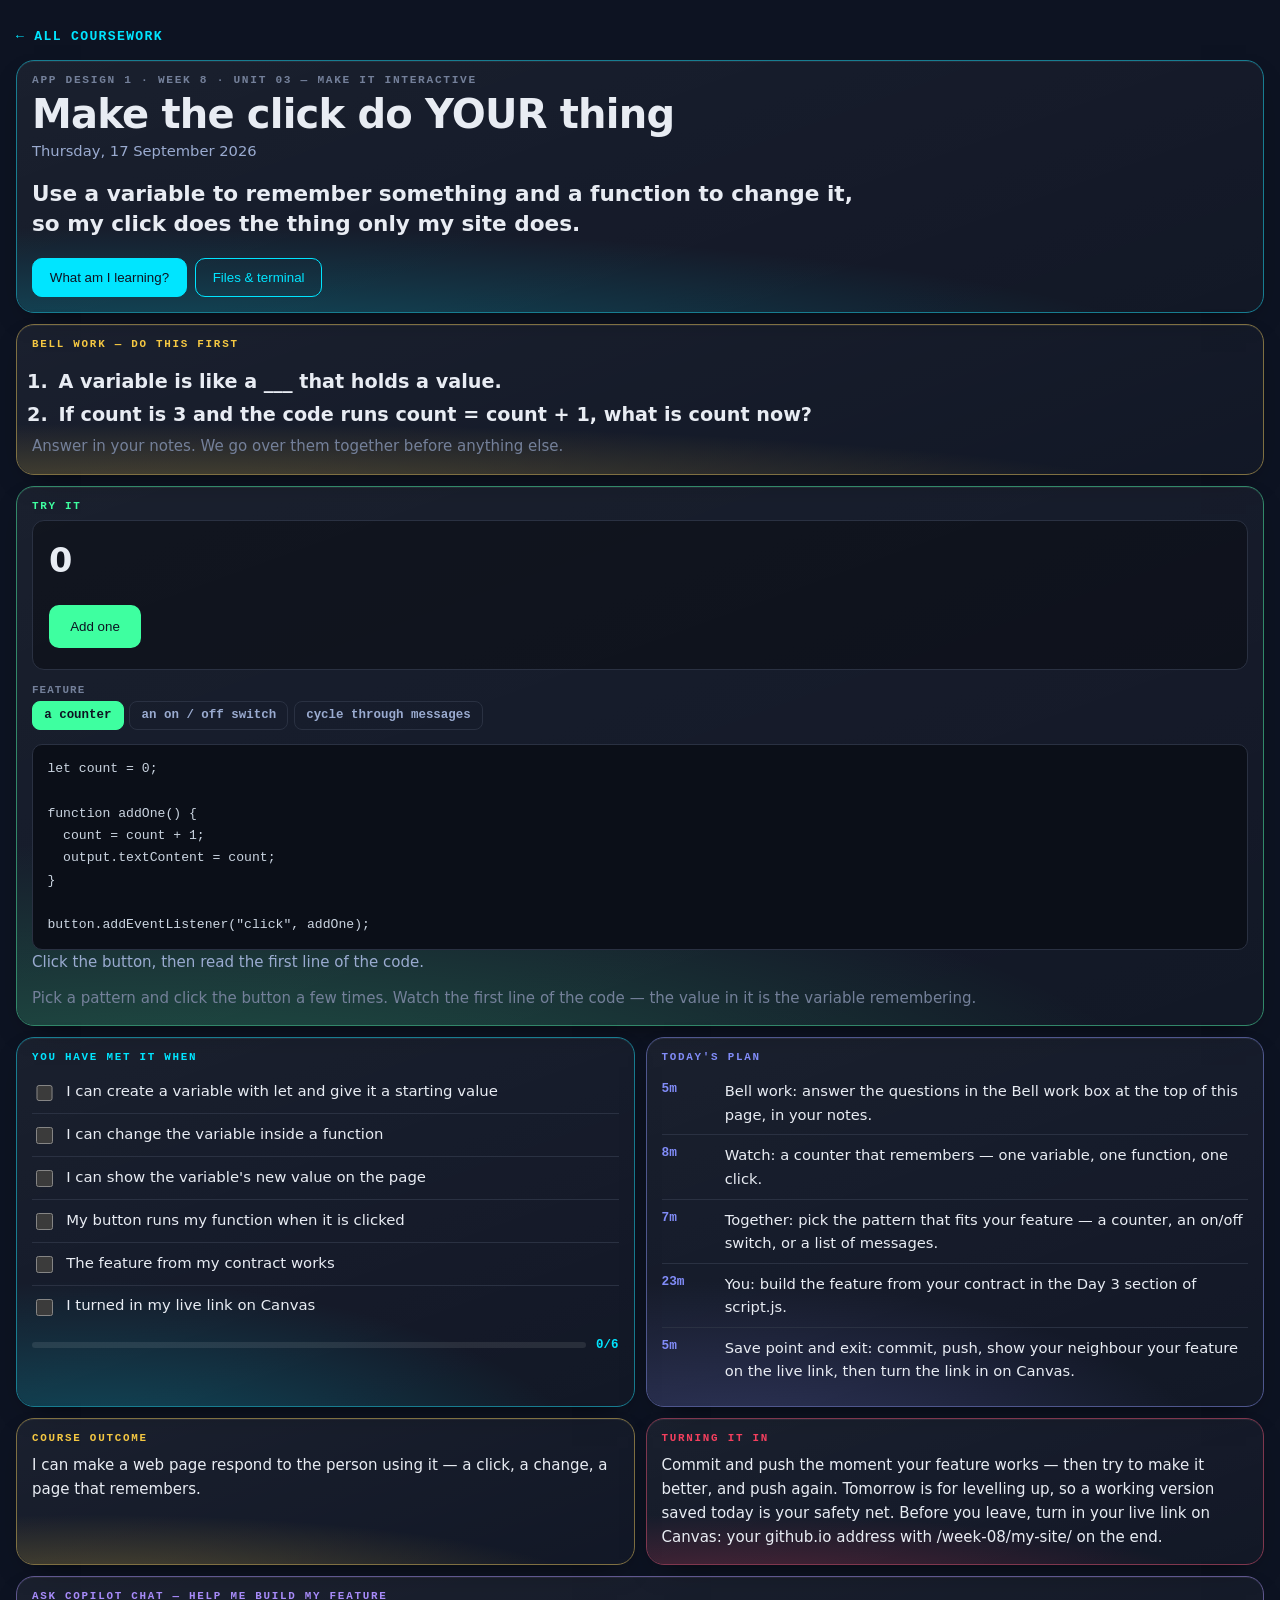
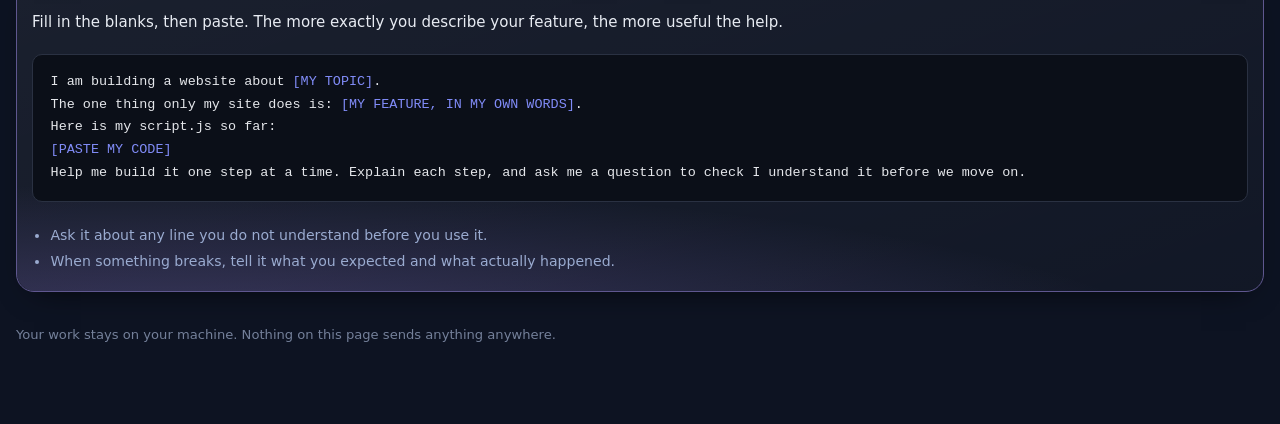
<file: week-08/day-3/index.html>
<!doctype html>
<html lang="en">
<head>
<meta charset="utf-8">
<meta name="viewport" content="width=device-width,initial-scale=1">
<title>Make the click do YOUR thing — App Design 1</title>
<meta name="color-scheme" content="dark">
<style>
:root{--acc:var(--ss-cyan,#00e5ff)}
*{box-sizing:border-box}
body{margin:0;background:var(--ss-void,#0d1322);color:var(--ss-bone,#e8ecf3);
  font:16px/1.6 var(--ss-body,"Inter",system-ui,sans-serif);padding:1.4rem 1rem 5rem}
.wrap{max-width:96rem;margin:0 auto}
a.back{display:inline-block;color:var(--acc);text-decoration:none;font:600 .82rem/1 var(--ss-mono,ui-monospace,monospace);
  letter-spacing:.1em;text-transform:uppercase;margin:0 0 1rem}

/* ── the grid: the dashboard's, verbatim in behaviour ───────────────────── */
.bento{display:grid;gap:11px;grid-template-columns:repeat(4,minmax(0,1fr));align-items:stretch}
.bento > *{grid-column:span 2}
.bento > .w1{grid-column:span 1}
.bento > .w4{grid-column:span 4}
/* Height-matching only helps when the tiles in a row are already close. On a phone
   two tiles share a row and one of them is a five-item plan — stretched, its short
   neighbour grew 729px of empty gradient. Ragged is correct at this size. */
@media (max-width:760px){.bento{grid-template-columns:repeat(6,minmax(0,1fr));gap:7px;align-items:start}
  .bento > *{grid-column:span 3} .bento > .w1{grid-column:span 3} .bento > .w4{grid-column:span 6}}
@media (min-width:1500px){.bento{grid-template-columns:repeat(8,minmax(0,1fr))}
  .bento > *{grid-column:span 2} .bento > .w1{grid-column:span 2} .bento > .w4{grid-column:span 8}
  /* the lab keeps six columns and the criteria ride alongside it, so the widest
     screen gains density rather than gaining empty space */
  .bento > .lab{grid-column:span 6} .bento > .lab + *{grid-column:span 2}
  /* The plan is five rows of prose next to two tiles of three lines each. Stretched
     into one row the short pair inflate into dead space, which looks worse than the
     raggedness it was fixing. So the plan takes a narrow column two rows tall and the
     other two stack beside it — the row fills, nothing is padded out to match. */
  .bento > .t-plan{grid-column:span 3;grid-row:span 2}
  .bento > .t-clo, .bento > .t-turn{grid-column:span 5}}

/* ── the tile ───────────────────────────────────────────────────────────── */
.tl{position:relative;overflow:hidden;border-radius:18px;padding:14px 15px 15px;display:flex;flex-direction:column;
  background:linear-gradient(160deg,rgba(255,255,255,.055),rgba(255,255,255,.02));
  border:1px solid color-mix(in srgb, var(--acc) 42%, var(--ss-border,#2a3142));
  box-shadow:0 1px 0 rgba(255,255,255,.06) inset,0 12px 30px -18px rgba(0,0,0,.9);
  transition:transform .16s var(--ss-ease,cubic-bezier(.2,.7,.3,1)),border-color .16s}
.tl::after{content:"";position:absolute;inset:0;pointer-events:none;border-radius:inherit;
  background:radial-gradient(125% 85% at 12% 122%, var(--acc) 0%, transparent 66%);opacity:.30}
.tl > *{position:relative;z-index:1}
.k{display:block;font:600 .68rem/1 var(--ss-mono,ui-monospace,monospace);letter-spacing:.16em;
  text-transform:uppercase;color:var(--acc);margin:0 0 .55rem}

/* hero */
.hero{--acc:var(--ss-cyan,#00e5ff)}
.hero .eyebrow{font:600 .7rem/1 var(--ss-mono,ui-monospace,monospace);letter-spacing:.15em;
  text-transform:uppercase;color:var(--ss-faint,#74809a)}
.hero h1{font-family:var(--ss-display,"Syne",system-ui,sans-serif);font-size:clamp(1.5rem,3.4vw,2.5rem);
  line-height:1.08;letter-spacing:-.02em;margin:.45rem 0 .2rem}
.hero .when{color:var(--ss-mist,#9aabd0);font-size:.92rem;margin:0 0 1rem}
.hero .slo{font-size:clamp(1.05rem,1.7vw,1.35rem);font-weight:600;line-height:1.42;margin:0;max-width:52rem}
.hero .row{display:flex;flex-wrap:wrap;gap:.5rem;margin-top:1.1rem}

button.b{cursor:pointer;font:600 .84rem/1 inherit;padding:.7rem 1.05rem;border-radius:10px;
  border:1px solid var(--acc);background:transparent;color:var(--acc);transition:background .15s,color .15s}
button.b:hover{background:var(--acc);color:var(--ss-void,#0d1322)}
button.b.solid{background:var(--acc);color:var(--ss-void,#0d1322)}
button.b.solid:hover{filter:brightness(1.12)}
a.b{display:inline-block;text-decoration:none}

/* success criteria */
.sc{list-style:none;margin:0;padding:0}
.sc li{border-bottom:1px solid var(--ss-border,#2a3142)}
.sc li:last-child{border-bottom:0}
.sc label{display:flex;gap:.65rem;align-items:flex-start;padding:.55rem 0;cursor:pointer;font-size:.93rem}
.sc input{margin-top:.28rem;width:1.05rem;height:1.05rem;accent-color:var(--acc);flex:none}
.sc input:checked + span{color:var(--ss-faint,#74809a);text-decoration:line-through}
.prog{display:flex;align-items:center;gap:.6rem;margin-top:.7rem}
.prog .bar{flex:1;height:6px;border-radius:99px;background:rgba(255,255,255,.09);overflow:hidden}
.prog .bar i{display:block;height:100%;width:0;background:var(--acc);transition:width .25s}
.prog b{font:700 .78rem/1 var(--ss-mono,ui-monospace,monospace);color:var(--acc)}

/* plan */
.plan{list-style:none;margin:0;padding:0}
.plan li{display:flex;gap:.75rem;padding:.5rem 0;border-bottom:1px solid var(--ss-border,#2a3142);font-size:.92rem}
.plan li:last-child{border-bottom:0}
.plan .m{flex:none;width:3.2rem;font:700 .8rem/1.55 var(--ss-mono,ui-monospace,monospace);color:var(--acc)}

/* generic tile text */
.tl p{margin:0 0 .7rem;font-size:.94rem}.tl p:last-child{margin:0}
.tl .big{font-size:1.02rem;line-height:1.5}

/* ── the lab ────────────────────────────────────────────────────────────── */
.lab{--acc:var(--ss-green,#3effa0)}
.lab .stage{background:rgba(0,0,0,.32);border:1px solid var(--ss-border,#2a3142);border-radius:12px;
  padding:16px;min-height:0;height:clamp(150px,20vh,190px);display:flex}
.lab .stage .fx{flex:1;display:flex;gap:10px;transition:all .28s var(--ss-ease,cubic-bezier(.2,.7,.3,1))}
.lab .box{background:color-mix(in srgb,var(--acc) 30%,transparent);border:1px solid var(--acc);
  border-radius:9px;padding:.7rem .9rem;font:700 .82rem/1.3 var(--ss-mono,ui-monospace,monospace);
  color:var(--ss-bone,#e8ecf3);display:grid;place-items:center;transition:all .28s}
.lab .box.b2{min-height:64px}.lab .box.b3{min-height:88px}
.ctrls{margin-top:.9rem;display:grid;gap:.7rem}
.ctrl .cn{font:600 .68rem/1 var(--ss-mono,ui-monospace,monospace);letter-spacing:.1em;text-transform:uppercase;
  color:var(--ss-faint,#74809a);margin-bottom:.35rem}
.seg{display:flex;flex-wrap:wrap;gap:.35rem}
.seg button{cursor:pointer;font:600 .78rem/1 var(--ss-mono,ui-monospace,monospace);padding:.45rem .7rem;
  border-radius:8px;border:1px solid var(--ss-border,#2a3142);background:transparent;color:var(--ss-mist,#9aabd0)}
.seg button[aria-pressed=true]{background:var(--acc);border-color:var(--acc);color:var(--ss-void,#0d1322)}
.readout{margin-top:.9rem;background:#0b0f18;border:1px solid var(--ss-border,#2a3142);border-radius:10px;
  padding:.8rem .9rem;font:.82rem/1.7 var(--ss-mono,ui-monospace,monospace);color:#cbd5e1;overflow-x:auto}
.readout .p{color:var(--ss-peri,#818cf8)}.readout .v{color:var(--ss-green,#3effa0)}
.axis{margin-top:.75rem;font-size:.87rem;color:var(--ss-mist,#9aabd0)}
.axis b{color:var(--acc)}
.slid{width:100%;accent-color:var(--acc)}

/* ── modal ──────────────────────────────────────────────────────────────── */
dialog{border:none;padding:0;background:transparent;max-width:min(46rem,94vw);width:100%}
dialog::backdrop{background:rgba(6,9,16,.74)}
.sheet{background:var(--ss-ink,#161d31);border:1px solid var(--ss-border,#2a3142);border-radius:18px;
  padding:1.4rem 1.5rem;color:var(--ss-bone,#e8ecf3);max-height:84vh;overflow:auto}
.sheet h3{font-family:var(--ss-display,"Syne",system-ui,sans-serif);font-size:1.25rem;margin:0 0 .8rem}
.sheet p{font-size:.98rem;margin:0 0 .9rem}
.sheet .x{position:sticky;top:0;float:right;cursor:pointer;background:transparent;border:1px solid var(--ss-border,#2a3142);
  color:var(--ss-mist,#9aabd0);border-radius:8px;font:600 .75rem/1 var(--ss-mono,ui-monospace,monospace);padding:.45rem .6rem}
.sheet img{width:100%;height:auto;border-radius:10px;border:1px solid var(--ss-border,#2a3142)}
pre.code{background:#0b0f18;border:1px solid var(--ss-border,#2a3142);border-radius:10px;padding:1rem 1.1rem;
  overflow-x:auto;font:.84rem/1.7 var(--ss-mono,ui-monospace,monospace);color:#e5e7eb;margin:.5rem 0;position:relative}
pre.code b{color:var(--ss-peri,#818cf8);font-weight:400}
.codewrap{position:relative}
.codewrap .cp{position:absolute;top:.55rem;right:.55rem;cursor:pointer;border:1px solid #3b4252;background:#1c2230;
  color:var(--ss-peri,#818cf8);font:600 .72rem/1 var(--ss-mono,ui-monospace,monospace);letter-spacing:.06em;
  text-transform:uppercase;padding:.42rem .65rem;border-radius:6px}
.codewrap .cp.ok{background:#064e3b;border-color:#10b981;color:#6ee7b7}
.files{list-style:none;margin:.5rem 0 0;padding:0}
.files li{padding:.5rem 0;border-top:1px solid var(--ss-border,#2a3142)}
.files a{color:var(--acc);font:600 .9rem/1.5 var(--ss-mono,ui-monospace,monospace);text-decoration:none}
.files span{display:block;color:var(--ss-faint,#74809a);font-size:.85rem;margin-top:.1rem}
.who{display:flex;gap:.7rem;flex-wrap:wrap;margin:0 0 .8rem}
.who label{flex:1 1 9rem;font:600 .7rem/1 var(--ss-mono,ui-monospace,monospace);letter-spacing:.08em;
  text-transform:uppercase;color:var(--ss-faint,#74809a)}
.who input{display:block;width:100%;margin-top:.35rem;padding:.55rem .65rem;font:inherit;color:var(--ss-bone,#e8ecf3);
  background:rgba(0,0,0,.3);border:1px solid var(--ss-border,#2a3142);border-radius:8px}
.who input:focus{outline:none;border-color:var(--acc)}
.hint{color:var(--ss-faint,#74809a);font-size:.85rem;margin:.6rem 0 0}
footer{max-width:96rem;margin:2rem auto 0;color:var(--ss-faint,#74809a);font-size:.82rem}

/* ── JavaScript labs ────────────────────────────────────────────────────────
   A JavaScript day has no box to push around; what it has is a console that talks back.
   So these labs carry a small console, styled like the real one, and every lab's readout
   is the exact code the student would type into script.js. */
.lab .jsrow{display:flex;flex-wrap:wrap;gap:.6rem;align-items:center;width:100%}
.lab .jsin{flex:1;min-width:10rem;padding:.65rem .8rem;border-radius:9px;border:1px solid var(--ss-border,#2a3142);
  background:rgba(0,0,0,.35);color:var(--ss-bone,#e8ecf3);font:.95rem var(--ss-mono,ui-monospace,monospace)}
.lab .jsin:focus{outline:none;border-color:var(--acc)}
.lab .demo{font:700 .95rem/1 inherit;background:var(--acc);color:#0d1322;border:2px solid var(--acc);
  border-radius:10px;padding:.75rem 1.2rem;cursor:pointer;transition:filter .15s,transform .1s}
.lab .demo:hover{filter:brightness(1.12)}.lab .demo:active{transform:translateY(2px)}
.lab .demo:focus-visible{outline:none;box-shadow:0 0 0 4px rgba(255,255,255,.35)}
.lab .val{font:700 clamp(1.3rem,3vw,2.1rem)/1.15 var(--ss-display,system-ui,sans-serif);color:var(--ss-bone,#e8ecf3)}
.lab .stage.col{flex-direction:column;align-items:flex-start;justify-content:center;gap:.8rem;height:auto;min-height:150px}
.devcon{margin-top:.8rem;background:#050810;border:1px solid var(--ss-border,#2a3142);border-radius:10px;
  min-height:4.6rem;max-height:9rem;overflow:auto;padding:.5rem .75rem;font:.8rem/1.6 var(--ss-mono,ui-monospace,monospace)}
.devcon .hd{color:var(--ss-faint,#74809a);font-size:.64rem;letter-spacing:.14em;text-transform:uppercase;margin-bottom:.25rem}
.devcon .ok{color:#e5e7eb}.devcon .ok::before{content:"› ";color:var(--ss-faint,#74809a)}
.devcon .err{color:#fca5a5;background:rgba(244,63,94,.12);border-radius:5px;padding:0 .35rem}

/* ── Bell work ──────────────────────────────────────────────────────────── */
.bellq{margin:.2rem 0 0;padding-left:1.4rem;font-size:clamp(1rem,1.5vw,1.2rem);font-weight:600;line-height:1.45}
.bellq li{margin:.35rem 0;padding-left:.25rem}

/* ── Ask Copilot Chat ───────────────────────────────────────────────────── */
.t-prompt pre.code{white-space:pre-wrap}
.t-prompt .rules{margin:.7rem 0 0;padding-left:1.15rem;font-size:.88rem;color:var(--ss-mist,#9aabd0)}
.t-prompt .rules li{margin:.2rem 0}
</style>
</head>
<body>
<div class="wrap">
  <a class="back" href="../../">&larr; All coursework</a>
  <div class="bento">
    <section class="tl hero w4">
      <div class="eyebrow">App Design 1 &middot; Week 8 &middot; Unit 03 — Make it interactive</div>
      <h1>Make the click do YOUR thing</h1>
      <p class="when">Thursday, 17 September 2026</p>
      <p class="slo">Use a variable to remember something and a function to change it, so my click does the thing only my site does.</p>
      <div class="row">
        <button class="b solid" data-open="m-read" type="button">What am I learning?</button>
        
        <button class="b" data-open="m-files" type="button">Files &amp; terminal</button>
      </div>
    </section>
    <section class="tl w4 t-bell" style="--acc:var(--ss-gold,#f5c842)">
      <span class="k">Bell work — do this first</span>
      <ol class="bellq"><li>A variable is like a ___ that holds a value.</li><li>If count is 3 and the code runs count = count + 1, what is count now?</li></ol>
      <p class="hint">Answer in your notes. We go over them together before anything else.</p>
    </section>
    <section class="tl lab w4" id="lab" data-lab="state">
      <span class="k">Try it</span>
      <div class="stage col">
        <p class="val" id="sval">0</p>
        <button class="demo" id="sbtn" type="button">Add one</button>
      </div>
      <div class="ctrls"><div class="ctrl"><div class="cn">feature</div><div class="seg" data-prop="feature">
      <button type="button" data-v="counter" aria-pressed="true">a counter</button><button type="button" data-v="toggle" aria-pressed="false">an on / off switch</button><button type="button" data-v="messages" aria-pressed="false">cycle through messages</button>
    </div></div></div>
      <div class="readout" id="ro"></div>
      <p class="axis" id="axis">Click the button, then read the first line of the code.</p>
      <p class="hint">Pick a pattern and click the button a few times. Watch the first line of the code — the value in it is the variable remembering.</p>
    </section>
    <section class="tl">
      <span class="k">You have met it when</span>
      <ul class="sc"><li><label><input type="checkbox" data-sc="0"><span>I can create a variable with let and give it a starting value</span></label></li><li><label><input type="checkbox" data-sc="1"><span>I can change the variable inside a function</span></label></li><li><label><input type="checkbox" data-sc="2"><span>I can show the variable's new value on the page</span></label></li><li><label><input type="checkbox" data-sc="3"><span>My button runs my function when it is clicked</span></label></li><li><label><input type="checkbox" data-sc="4"><span>The feature from my contract works</span></label></li><li><label><input type="checkbox" data-sc="5"><span>I turned in my live link on Canvas</span></label></li></ul>
      <div class="prog"><div class="bar"><i id="scbar"></i></div><b id="scnum">0/6</b></div>
    </section>
    <section class="tl t-plan" style="--acc:var(--ss-peri,#818cf8)">
      <span class="k">Today's plan</span>
      <ul class="plan"><li><span class="m">5m</span><span>Bell work: answer the questions in the Bell work box at the top of this page, in your notes.</span></li><li><span class="m">8m</span><span>Watch: a counter that remembers — one variable, one function, one click.</span></li><li><span class="m">7m</span><span>Together: pick the pattern that fits your feature — a counter, an on/off switch, or a list of messages.</span></li><li><span class="m">23m</span><span>You: build the feature from your contract in the Day 3 section of script.js.</span></li><li><span class="m">5m</span><span>Save point and exit: commit, push, show your neighbour your feature on the live link, then turn the link in on Canvas.</span></li></ul>
    </section>
    <section class="tl t-clo" style="--acc:var(--ss-gold,#f5c842)">
      <span class="k">Course outcome</span><p>I can make a web page respond to the person using it — a click, a change, a page that remembers.</p>
    </section>
    <section class="tl t-turn" style="--acc:var(--ss-rose,#f43f5e)">
      <span class="k">Turning it in</span><p>Commit and push the moment your feature works — then try to make it better, and push again. Tomorrow is for levelling up, so a working version saved today is your safety net. Before you leave, turn in your live link on Canvas: your github.io address with /week-08/my-site/ on the end.</p>
    </section>
    <section class="tl w4 t-prompt" style="--acc:var(--ss-violet,#a78bfa)">
      <span class="k">Ask Copilot Chat — help me build my feature</span>
      <p>Fill in the blanks, then paste. The more exactly you describe your feature, the more useful the help.</p>
      <div class="codewrap"><button class="cp" type="button">Copy</button><pre class="code">I am building a website about <b>[MY TOPIC]</b>.
The one thing only my site does is: <b>[MY FEATURE, IN MY OWN WORDS]</b>.
Here is my script.js so far:
<b>[PASTE MY CODE]</b>
Help me build it one step at a time. Explain each step, and ask me a question to check I understand it before we move on.</pre></div>
      <ul class="rules"><li>Ask it about any line you do not understand before you use it.</li><li>When something breaks, tell it what you expected and what actually happened.</li></ul>
    </section>
  </div>
  <footer>Your work stays on your machine. Nothing on this page sends anything anywhere.</footer>
</div>

  <dialog id="m-read"><div class="sheet"><button class="x" data-close type="button">Close</button>
    <h3>What am I learning?</h3><p>Yesterday your click changed the page, but it changed it the same way every time. Today the page remembers.</p><p>A variable is a named box that holds a value. let count = 0; makes a box called count with 0 in it. A function is a named set of instructions that runs when you call it. Put them together — a click runs a function, the function changes the variable, then shows the new value — and the page is keeping track of something between clicks. That is how a like button knows it is on 12.</p><p>One rule saves most of today's problems: create the variable at the top of script.js, not inside the function. Inside the function it gets rebuilt from scratch on every click, so a counter shows 1 forever.</p><p>Your contract from Tuesday says what your one thing is. Pick the pattern below that fits it, then make it yours.</p></div></dialog>

  

  <dialog id="m-files"><div class="sheet"><button class="x" data-close type="button">Close</button>
    <h3>Files &amp; terminal</h3>
    <p>Everything for this week is already in your week folder.</p>

    <h3 style="margin-top:1.3rem">Get the whole week — once</h3>
    <p>The whole week comes down in one go — all four days and the project you build in. Run this once, on Tuesday, in the terminal at the bottom of your Codespace.</p>
    <div class="codewrap"><button class="cp" type="button">Copy</button><pre class="code"><b># the whole week in one go — do this once</b>
npx degit coltonsharp-dev/ALA2627-ASD-Coursework/week-08 week-08
cd week-08/my-site
python -m http.server 8000</pre></div>
    <p>Wednesday to Friday there is nothing to pull. Your project is already in week-08/my-site — open it, start the preview with the last line, and keep going.</p>
    <p class="hint">Terminal not co-operating? The Week 8 page has a Download button for the same project. Use it and keep going — do not lose a period to a command.</p>
  </div></dialog>
<script>
var NL = String.fromCharCode(10);
var RC = null;

/* modals */
document.querySelectorAll("[data-open]").forEach(function(b){
  b.addEventListener("click", function(){
    var d = document.getElementById(b.getAttribute("data-open"));
    if (d && d.showModal) d.showModal();
  });
});
document.querySelectorAll("[data-close]").forEach(function(b){
  b.addEventListener("click", function(){ b.closest("dialog").close(); });
});
document.querySelectorAll("dialog").forEach(function(d){
  d.addEventListener("click", function(e){ if (e.target === d) d.close(); });
});

/* success criteria progress */
var scBoxes = [].slice.call(document.querySelectorAll("input[data-sc]"));
var scBar = document.getElementById("scbar"), scNum = document.getElementById("scnum");
function scSync(){
  var n = scBoxes.filter(function(b){ return b.checked; }).length;
  if (scBar) scBar.style.width = (scBoxes.length ? (n / scBoxes.length) * 100 : 0) + "%";
  if (scNum) scNum.textContent = n + "/" + scBoxes.length;
}
scBoxes.forEach(function(b){ b.addEventListener("change", scSync); });
scSync();

/* copy buttons */
document.querySelectorAll(".codewrap .cp").forEach(function(b){
  b.addEventListener("click", function(){
    var t = b.parentElement.querySelector("pre").innerText;
    function done(){ b.textContent = "Copied"; b.classList.add("ok");
      setTimeout(function(){ b.textContent = "Copy"; b.classList.remove("ok"); }, 1600); }
    function fb(){ var r = document.createRange(); r.selectNodeContents(b.parentElement.querySelector("pre"));
      var s = getSelection(); s.removeAllRanges(); s.addRange(r); b.textContent = "Press Ctrl+C";
      setTimeout(function(){ b.textContent = "Copy"; }, 2200); }
    if (navigator.clipboard) navigator.clipboard.writeText(t).then(done, fb); else fb();
  });
});

/* ---- labs ---- */
var fx = document.getElementById("fx"), ro = document.getElementById("ro"), axis = document.getElementById("axis");
var state = {};
function segWire(onChange){
  document.querySelectorAll(".seg").forEach(function(seg){
    var prop = seg.getAttribute("data-prop");
    var pressed = seg.querySelector("[aria-pressed=true]");
    state[prop] = pressed ? pressed.getAttribute("data-v") : null;
    seg.querySelectorAll("button").forEach(function(btn){
      btn.addEventListener("click", function(){
        seg.querySelectorAll("button").forEach(function(o){ o.setAttribute("aria-pressed", "false"); });
        btn.setAttribute("aria-pressed", "true");
        state[prop] = btn.getAttribute("data-v");
        onChange();
      });
    });
  });
  onChange();
}
function css(rules){
  return rules.map(function(r){
    return '<span class="p">' + r[0] + '</span>: <span class="v">' + r[1] + '</span>;';
  }).join("<br>");
}

if (fx && document.querySelector('.seg[data-prop="flex-direction"]')) {
  segWire(function(){
    fx.style.flexDirection  = state["flex-direction"];
    fx.style.justifyContent = state["justify-content"];
    fx.style.alignItems     = state["align-items"];
    ro.innerHTML = ".cards {<br>&nbsp;&nbsp;" + css([
      ["display","flex"],["flex-direction",state["flex-direction"]],
      ["justify-content",state["justify-content"]],["align-items",state["align-items"]]
    ]).split("<br>").join("<br>&nbsp;&nbsp;") + "<br>}";
    var col = state["flex-direction"] === "column";
    axis.innerHTML = col
      ? "Direction is <b>column</b>, so the main axis runs <b>down</b>. justify-content is now moving things <b>vertically</b> and align-items is moving them <b>across</b>. They swapped."
      : "Direction is <b>row</b>, so the main axis runs <b>across</b>. justify-content moves things <b>horizontally</b>, align-items moves them <b>vertically</b>.";
  });
}

if (fx && document.querySelector('.seg[data-prop="tool"]')) {
  var b1 = document.getElementById("sb1"), b2 = document.getElementById("sb2"), b3 = document.getElementById("sb3");
  segWire(function(){
    var n = state["size"] + "px", tool = state["tool"];
    fx.style.gap = tool === "gap" ? n : "0px";
    [b1,b2,b3].forEach(function(b){
      b.style.padding = tool === "padding" ? n : "0.7rem 0.9rem";
      b.style.margin  = tool === "margin"  ? n : "0px";
    });
    ro.innerHTML = tool === "gap"
      ? ".cards {<br>&nbsp;&nbsp;" + css([["display","flex"],["gap",n]]).split("<br>").join("<br>&nbsp;&nbsp;") + "<br>}"
      : ".card {<br>&nbsp;&nbsp;" + css([[tool,n]]) + "<br>}";
    axis.innerHTML = tool === "gap"
      ? "<b>gap</b> sits between the boxes and adds nothing to the outside edges. It only works because the parent is a flex container."
      : tool === "padding"
        ? "<b>padding</b> is inside each box, so the boxes grow. The space between them has not changed."
        : "<b>margin</b> is outside each box, so it pushes the neighbours away &mdash; and it also pushes against the container edge, which gap does not.";
  });
}

if (document.getElementById("dbtn")) {
  var ro2 = document.getElementById("ro");
  ro2.innerHTML = ".btn:hover&nbsp;&nbsp;&nbsp;&nbsp;{ " + '<span class="p">filter</span>: <span class="v">brightness(1.15)</span>;' + " }<br>" +
    ".btn:focus-visible { " + '<span class="p">box-shadow</span>: <span class="v">0 0 0 4px</span>;' + " }<br>" +
    ".btn:active&nbsp;&nbsp;&nbsp;{ " + '<span class="p">transform</span>: <span class="v">translateY(2px)</span>;' + " }";
}

/* ---- JavaScript labs ---- */
function escH(t){ return String(t).split("&").join("&amp;").split("<").join("&lt;").split(">").join("&gt;"); }
var cout = document.getElementById("cout");
function logLine(text, bad){
  if (!cout) return;
  var row = document.createElement("div"); row.className = bad ? "err" : "ok"; row.textContent = text;
  cout.appendChild(row); cout.scrollTop = cout.scrollHeight;
}

if (document.querySelector('[data-lab="console"]')) {
  var cin = document.getElementById("cin");
  var cline = function(){
    var msg = cin.value;
    return state["quotes"] === "forgot" ? "console.log(" + msg + ");" : 'console.log("' + msg + '");';
  };
  segWire(function(){ ro.innerHTML = '<span class="p">// script.js</span><br>' + escH(cline()); });
  cin.addEventListener("input", function(){ ro.innerHTML = '<span class="p">// script.js</span><br>' + escH(cline()); });
  document.getElementById("crun").addEventListener("click", function(){
    var msg = cin.value;
    if (state["quotes"] === "forgot") {
      /* the real browser error, not a made-up one: one word is a name nobody defined;
         several words are not even valid code, so the browser stops before running it */
      var parts = msg.trim().split(" ").filter(function(w){ return w.length; });
      if (parts.length > 1) {
        logLine("Uncaught SyntaxError: missing ) after argument list", true);
        axis.innerHTML = "Red. Without quotes, JavaScript reads <b>" + escH(parts[0]) + " " + escH(parts[1]) + "</b> as code, and that is not valid code &mdash; so nothing in the file runs. Quotes mean <b>this is text</b>.";
      } else {
        var word = parts[0] || "message";
        logLine("Uncaught ReferenceError: " + word + " is not defined", true);
        axis.innerHTML = "Red. Without quotes JavaScript thinks <b>" + escH(word) + "</b> is the name of something, and nothing has that name. Quotes mean <b>this is text</b>.";
      }
    } else {
      logLine(msg, false);
      axis.innerHTML = "It printed. That is JavaScript talking back to you &mdash; every day this week starts here.";
    }
  });
}

if (document.querySelector('[data-lab="click"]')) {
  var kb = document.getElementById("cbtn"), kt = document.getElementById("ctext");
  var kcol = ["#3effa0", "#f5c842", "#818cf8", "#f43f5e"], kci = 0, kev = null;
  var kdo = function(){
    var d = state["does"];
    if (d === "log") logLine("The button was used (" + state["event"] + ")", false);
    if (d === "text") kt.textContent = "You did it. The page changed.";
    if (d === "colour") { kci = (kci + 1) % kcol.length; kb.style.background = kcol[kci]; kb.style.borderColor = kcol[kci]; }
  };
  segWire(function(){
    if (kev) kb.removeEventListener(kev, kdo);
    kev = state["event"]; kb.addEventListener(kev, kdo);
    kt.textContent = "Nothing has happened yet."; kb.style.background = ""; kb.style.borderColor = "";
    var inner = state["does"] === "log" ? 'console.log("The button was used");'
      : state["does"] === "text" ? 'output.textContent = "You did it. The page changed.";'
      : 'button.style.background = "gold";';
    var lines = ['const button = document.querySelector("#action");'];
    if (state["does"] === "text") lines.push('const output = document.querySelector("#output");');
    lines.push("");
    lines.push('button.addEventListener("' + kev + '", function () {');
    ro.innerHTML = lines.map(escH).join("<br>") + "<br>&nbsp;&nbsp;" + escH(inner) + "<br>" + escH("});");
    axis.innerHTML = kev === "click" ? "<b>click</b> runs the function once the button is pressed and let go."
      : kev === "dblclick" ? "<b>dblclick</b> needs two quick clicks. Try one click &mdash; nothing happens now."
      : "<b>mouseenter</b> runs the moment the pointer arrives. No click at all.";
  });
}

if (document.querySelector('[data-lab="state"]')) {
  var sb = document.getElementById("sbtn"), sv = document.getElementById("sval");
  var count = 0, isOn = false, spot = 0, msgs = ["Go team!", "Practice starts at 3", "Big game Friday"];
  var sdraw = function(){
    var f = state["feature"], code = [];
    if (f === "counter") { sv.textContent = String(count); sb.textContent = "Add one";
      code = ["let count = " + count + ";", "", "function addOne() {", "  count = count + 1;", "  output.textContent = count;", "}", "", 'button.addEventListener("click", addOne);']; }
    if (f === "toggle") { sv.textContent = isOn ? "ON" : "OFF"; sb.textContent = "Switch";
      code = ["let isOn = " + isOn + ";", "", "function flip() {", "  isOn = !isOn;", '  output.textContent = isOn ? "ON" : "OFF";', "}", "", 'button.addEventListener("click", flip);']; }
    if (f === "messages") { sv.textContent = msgs[spot]; sb.textContent = "Next";
      code = ['let messages = ["Go team!", "Practice starts at 3", "Big game Friday"];', "let spot = " + spot + ";", "", "function next() {", "  spot = (spot + 1) % messages.length;", "  output.textContent = messages[spot];", "}", "", 'button.addEventListener("click", next);']; }
    ro.innerHTML = code.map(function(l){ return escH(l).split("  ").join("&nbsp;&nbsp;"); }).join("<br>");
  };
  sb.addEventListener("click", function(){
    var f = state["feature"];
    if (f === "counter") count = count + 1;
    if (f === "toggle") isOn = !isOn;
    if (f === "messages") spot = (spot + 1) % msgs.length;
    sdraw();
    axis.innerHTML = "Look at the first line: the value changed. <b>That is a variable</b> &mdash; the page remembering something between clicks.";
  });
  segWire(sdraw);
}

/* receipt */
var rcGo = document.getElementById("rc-go");
if (rcGo) rcGo.addEventListener("click", function(){
  var name = (document.getElementById("rc-name").value || "").trim();
  var period = (document.getElementById("rc-period").value || "").trim();
  var msg = document.getElementById("rc-msg");
  if (!name) { msg.textContent = "Put your name in first — the receipt is no use without it."; return; }
  var boxes = [].slice.call(document.querySelectorAll("input[data-rc]"));
  var items = boxes.map(function(b){
    return { done: b.checked, text: b.parentElement.querySelector("span").textContent.trim() };
  });
  var doneN = items.filter(function(i){ return i.done; }).length;
  var L = [];
  L.push("RECEIPT — " + RC.course);
  L.push(RC.title);
  L.push("Week " + RC.week + " · Day " + RC.day + " · " + RC.date);
  L.push("");
  L.push("Name:      " + name);
  L.push("Period:    " + (period || "not given"));
  L.push("Finished:  " + new Date().toLocaleString());
  L.push("Completed: " + doneN + " of " + items.length);
  L.push("");
  L.push("WHAT I DID");
  items.forEach(function(i, n){ L.push("  [" + (i.done ? "x" : " ") + "] " + (n + 1) + ". " + i.text); });
  L.push("");
  var basis = name + "|" + period + "|" + RC.day + "|" + items.map(function(i){ return i.done ? 1 : 0; }).join("");
  var h = 0; for (var k = 0; k < basis.length; k++) { h = ((h << 5) - h + basis.charCodeAt(k)) | 0; }
  L.push("check: " + (h >>> 0).toString(36).toUpperCase());
  L.push("(If this line is edited it will not match the answers above.)");
  var a = document.createElement("a");
  a.href = URL.createObjectURL(new Blob([L.join(NL)], { type: "text/plain" }));
  a.download = RC.file + "-" + name.toLowerCase().replace(/[^a-z0-9]+/g, "-").replace(/^-|-$/g, "") + ".txt";
  document.body.appendChild(a); a.click(); a.remove();
  msg.textContent = "Downloaded. Upload that file to the assignment.";
});
</script>
</body>
</html>
</file>
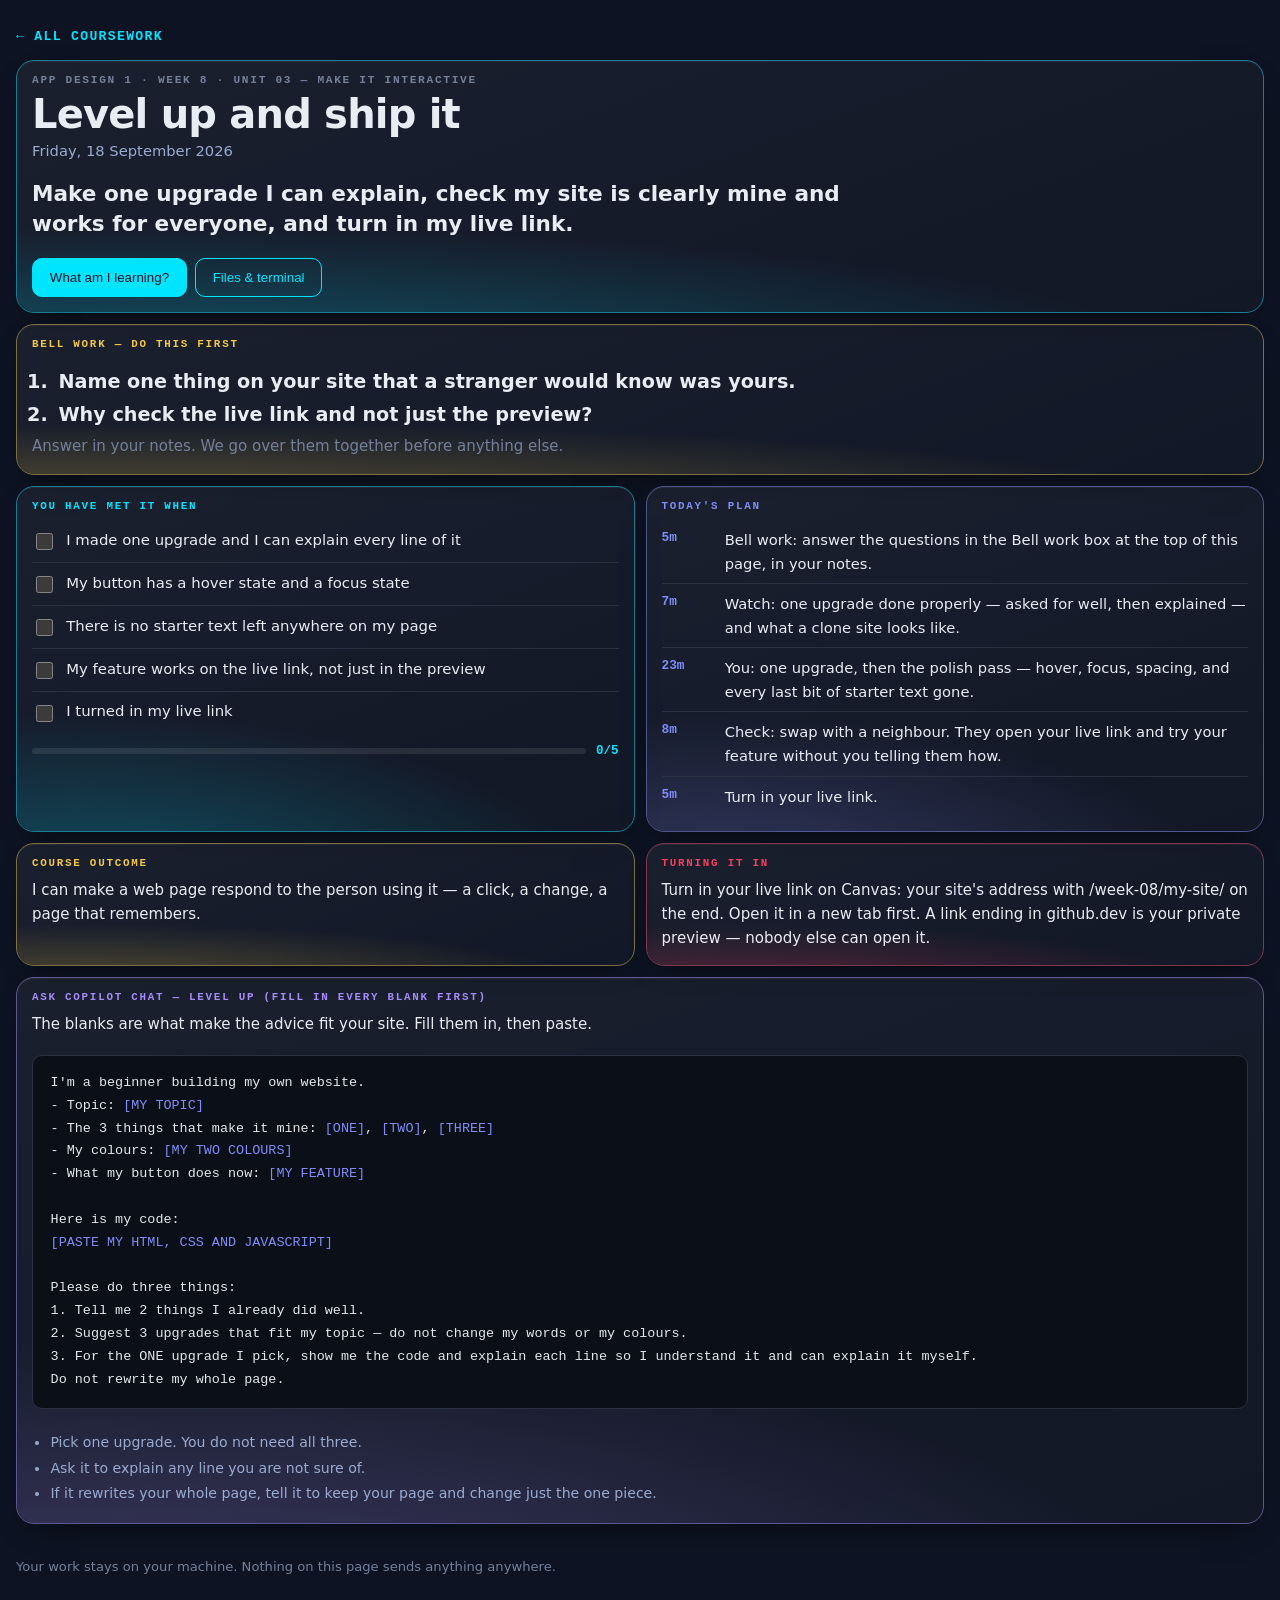
<file: week-08/day-4/index.html>
<!doctype html>
<html lang="en">
<head>
<meta charset="utf-8">
<meta name="viewport" content="width=device-width,initial-scale=1">
<title>Level up and ship it — App Design 1</title>
<meta name="color-scheme" content="dark">
<style>
:root{--acc:var(--ss-cyan,#00e5ff)}
*{box-sizing:border-box}
body{margin:0;background:var(--ss-void,#0d1322);color:var(--ss-bone,#e8ecf3);
  font:16px/1.6 var(--ss-body,"Inter",system-ui,sans-serif);padding:1.4rem 1rem 5rem}
.wrap{max-width:96rem;margin:0 auto}
a.back{display:inline-block;color:var(--acc);text-decoration:none;font:600 .82rem/1 var(--ss-mono,ui-monospace,monospace);
  letter-spacing:.1em;text-transform:uppercase;margin:0 0 1rem}

/* ── the grid: the dashboard's, verbatim in behaviour ───────────────────── */
.bento{display:grid;gap:11px;grid-template-columns:repeat(4,minmax(0,1fr));align-items:stretch}
.bento > *{grid-column:span 2}
.bento > .w1{grid-column:span 1}
.bento > .w4{grid-column:span 4}
/* Height-matching only helps when the tiles in a row are already close. On a phone
   two tiles share a row and one of them is a five-item plan — stretched, its short
   neighbour grew 729px of empty gradient. Ragged is correct at this size. */
@media (max-width:760px){.bento{grid-template-columns:repeat(6,minmax(0,1fr));gap:7px;align-items:start}
  .bento > *{grid-column:span 3} .bento > .w1{grid-column:span 3} .bento > .w4{grid-column:span 6}}
@media (min-width:1500px){.bento{grid-template-columns:repeat(8,minmax(0,1fr))}
  .bento > *{grid-column:span 2} .bento > .w1{grid-column:span 2} .bento > .w4{grid-column:span 8}
  /* the lab keeps six columns and the criteria ride alongside it, so the widest
     screen gains density rather than gaining empty space */
  .bento > .lab{grid-column:span 6} .bento > .lab + *{grid-column:span 2}
  /* The plan is five rows of prose next to two tiles of three lines each. Stretched
     into one row the short pair inflate into dead space, which looks worse than the
     raggedness it was fixing. So the plan takes a narrow column two rows tall and the
     other two stack beside it — the row fills, nothing is padded out to match. */
  .bento > .t-plan{grid-column:span 3;grid-row:span 2}
  .bento > .t-clo, .bento > .t-turn{grid-column:span 5}}

/* ── the tile ───────────────────────────────────────────────────────────── */
.tl{position:relative;overflow:hidden;border-radius:18px;padding:14px 15px 15px;display:flex;flex-direction:column;
  background:linear-gradient(160deg,rgba(255,255,255,.055),rgba(255,255,255,.02));
  border:1px solid color-mix(in srgb, var(--acc) 42%, var(--ss-border,#2a3142));
  box-shadow:0 1px 0 rgba(255,255,255,.06) inset,0 12px 30px -18px rgba(0,0,0,.9);
  transition:transform .16s var(--ss-ease,cubic-bezier(.2,.7,.3,1)),border-color .16s}
.tl::after{content:"";position:absolute;inset:0;pointer-events:none;border-radius:inherit;
  background:radial-gradient(125% 85% at 12% 122%, var(--acc) 0%, transparent 66%);opacity:.30}
.tl > *{position:relative;z-index:1}
.k{display:block;font:600 .68rem/1 var(--ss-mono,ui-monospace,monospace);letter-spacing:.16em;
  text-transform:uppercase;color:var(--acc);margin:0 0 .55rem}

/* hero */
.hero{--acc:var(--ss-cyan,#00e5ff)}
.hero .eyebrow{font:600 .7rem/1 var(--ss-mono,ui-monospace,monospace);letter-spacing:.15em;
  text-transform:uppercase;color:var(--ss-faint,#74809a)}
.hero h1{font-family:var(--ss-display,"Syne",system-ui,sans-serif);font-size:clamp(1.5rem,3.4vw,2.5rem);
  line-height:1.08;letter-spacing:-.02em;margin:.45rem 0 .2rem}
.hero .when{color:var(--ss-mist,#9aabd0);font-size:.92rem;margin:0 0 1rem}
.hero .slo{font-size:clamp(1.05rem,1.7vw,1.35rem);font-weight:600;line-height:1.42;margin:0;max-width:52rem}
.hero .row{display:flex;flex-wrap:wrap;gap:.5rem;margin-top:1.1rem}

button.b{cursor:pointer;font:600 .84rem/1 inherit;padding:.7rem 1.05rem;border-radius:10px;
  border:1px solid var(--acc);background:transparent;color:var(--acc);transition:background .15s,color .15s}
button.b:hover{background:var(--acc);color:var(--ss-void,#0d1322)}
button.b.solid{background:var(--acc);color:var(--ss-void,#0d1322)}
button.b.solid:hover{filter:brightness(1.12)}
a.b{display:inline-block;text-decoration:none}

/* success criteria */
.sc{list-style:none;margin:0;padding:0}
.sc li{border-bottom:1px solid var(--ss-border,#2a3142)}
.sc li:last-child{border-bottom:0}
.sc label{display:flex;gap:.65rem;align-items:flex-start;padding:.55rem 0;cursor:pointer;font-size:.93rem}
.sc input{margin-top:.28rem;width:1.05rem;height:1.05rem;accent-color:var(--acc);flex:none}
.sc input:checked + span{color:var(--ss-faint,#74809a);text-decoration:line-through}
.prog{display:flex;align-items:center;gap:.6rem;margin-top:.7rem}
.prog .bar{flex:1;height:6px;border-radius:99px;background:rgba(255,255,255,.09);overflow:hidden}
.prog .bar i{display:block;height:100%;width:0;background:var(--acc);transition:width .25s}
.prog b{font:700 .78rem/1 var(--ss-mono,ui-monospace,monospace);color:var(--acc)}

/* plan */
.plan{list-style:none;margin:0;padding:0}
.plan li{display:flex;gap:.75rem;padding:.5rem 0;border-bottom:1px solid var(--ss-border,#2a3142);font-size:.92rem}
.plan li:last-child{border-bottom:0}
.plan .m{flex:none;width:3.2rem;font:700 .8rem/1.55 var(--ss-mono,ui-monospace,monospace);color:var(--acc)}

/* generic tile text */
.tl p{margin:0 0 .7rem;font-size:.94rem}.tl p:last-child{margin:0}
.tl .big{font-size:1.02rem;line-height:1.5}

/* ── the lab ────────────────────────────────────────────────────────────── */
.lab{--acc:var(--ss-green,#3effa0)}
.lab .stage{background:rgba(0,0,0,.32);border:1px solid var(--ss-border,#2a3142);border-radius:12px;
  padding:16px;min-height:0;height:clamp(150px,20vh,190px);display:flex}
.lab .stage .fx{flex:1;display:flex;gap:10px;transition:all .28s var(--ss-ease,cubic-bezier(.2,.7,.3,1))}
.lab .box{background:color-mix(in srgb,var(--acc) 30%,transparent);border:1px solid var(--acc);
  border-radius:9px;padding:.7rem .9rem;font:700 .82rem/1.3 var(--ss-mono,ui-monospace,monospace);
  color:var(--ss-bone,#e8ecf3);display:grid;place-items:center;transition:all .28s}
.lab .box.b2{min-height:64px}.lab .box.b3{min-height:88px}
.ctrls{margin-top:.9rem;display:grid;gap:.7rem}
.ctrl .cn{font:600 .68rem/1 var(--ss-mono,ui-monospace,monospace);letter-spacing:.1em;text-transform:uppercase;
  color:var(--ss-faint,#74809a);margin-bottom:.35rem}
.seg{display:flex;flex-wrap:wrap;gap:.35rem}
.seg button{cursor:pointer;font:600 .78rem/1 var(--ss-mono,ui-monospace,monospace);padding:.45rem .7rem;
  border-radius:8px;border:1px solid var(--ss-border,#2a3142);background:transparent;color:var(--ss-mist,#9aabd0)}
.seg button[aria-pressed=true]{background:var(--acc);border-color:var(--acc);color:var(--ss-void,#0d1322)}
.readout{margin-top:.9rem;background:#0b0f18;border:1px solid var(--ss-border,#2a3142);border-radius:10px;
  padding:.8rem .9rem;font:.82rem/1.7 var(--ss-mono,ui-monospace,monospace);color:#cbd5e1;overflow-x:auto}
.readout .p{color:var(--ss-peri,#818cf8)}.readout .v{color:var(--ss-green,#3effa0)}
.axis{margin-top:.75rem;font-size:.87rem;color:var(--ss-mist,#9aabd0)}
.axis b{color:var(--acc)}
.slid{width:100%;accent-color:var(--acc)}

/* ── modal ──────────────────────────────────────────────────────────────── */
dialog{border:none;padding:0;background:transparent;max-width:min(46rem,94vw);width:100%}
dialog::backdrop{background:rgba(6,9,16,.74)}
.sheet{background:var(--ss-ink,#161d31);border:1px solid var(--ss-border,#2a3142);border-radius:18px;
  padding:1.4rem 1.5rem;color:var(--ss-bone,#e8ecf3);max-height:84vh;overflow:auto}
.sheet h3{font-family:var(--ss-display,"Syne",system-ui,sans-serif);font-size:1.25rem;margin:0 0 .8rem}
.sheet p{font-size:.98rem;margin:0 0 .9rem}
.sheet .x{position:sticky;top:0;float:right;cursor:pointer;background:transparent;border:1px solid var(--ss-border,#2a3142);
  color:var(--ss-mist,#9aabd0);border-radius:8px;font:600 .75rem/1 var(--ss-mono,ui-monospace,monospace);padding:.45rem .6rem}
.sheet img{width:100%;height:auto;border-radius:10px;border:1px solid var(--ss-border,#2a3142)}
pre.code{background:#0b0f18;border:1px solid var(--ss-border,#2a3142);border-radius:10px;padding:1rem 1.1rem;
  overflow-x:auto;font:.84rem/1.7 var(--ss-mono,ui-monospace,monospace);color:#e5e7eb;margin:.5rem 0;position:relative}
pre.code b{color:var(--ss-peri,#818cf8);font-weight:400}
.codewrap{position:relative}
.codewrap .cp{position:absolute;top:.55rem;right:.55rem;cursor:pointer;border:1px solid #3b4252;background:#1c2230;
  color:var(--ss-peri,#818cf8);font:600 .72rem/1 var(--ss-mono,ui-monospace,monospace);letter-spacing:.06em;
  text-transform:uppercase;padding:.42rem .65rem;border-radius:6px}
.codewrap .cp.ok{background:#064e3b;border-color:#10b981;color:#6ee7b7}
.files{list-style:none;margin:.5rem 0 0;padding:0}
.files li{padding:.5rem 0;border-top:1px solid var(--ss-border,#2a3142)}
.files a{color:var(--acc);font:600 .9rem/1.5 var(--ss-mono,ui-monospace,monospace);text-decoration:none}
.files span{display:block;color:var(--ss-faint,#74809a);font-size:.85rem;margin-top:.1rem}
.who{display:flex;gap:.7rem;flex-wrap:wrap;margin:0 0 .8rem}
.who label{flex:1 1 9rem;font:600 .7rem/1 var(--ss-mono,ui-monospace,monospace);letter-spacing:.08em;
  text-transform:uppercase;color:var(--ss-faint,#74809a)}
.who input{display:block;width:100%;margin-top:.35rem;padding:.55rem .65rem;font:inherit;color:var(--ss-bone,#e8ecf3);
  background:rgba(0,0,0,.3);border:1px solid var(--ss-border,#2a3142);border-radius:8px}
.who input:focus{outline:none;border-color:var(--acc)}
.hint{color:var(--ss-faint,#74809a);font-size:.85rem;margin:.6rem 0 0}
footer{max-width:96rem;margin:2rem auto 0;color:var(--ss-faint,#74809a);font-size:.82rem}

/* ── JavaScript labs ────────────────────────────────────────────────────────
   A JavaScript day has no box to push around; what it has is a console that talks back.
   So these labs carry a small console, styled like the real one, and every lab's readout
   is the exact code the student would type into script.js. */
.lab .jsrow{display:flex;flex-wrap:wrap;gap:.6rem;align-items:center;width:100%}
.lab .jsin{flex:1;min-width:10rem;padding:.65rem .8rem;border-radius:9px;border:1px solid var(--ss-border,#2a3142);
  background:rgba(0,0,0,.35);color:var(--ss-bone,#e8ecf3);font:.95rem var(--ss-mono,ui-monospace,monospace)}
.lab .jsin:focus{outline:none;border-color:var(--acc)}
.lab .demo{font:700 .95rem/1 inherit;background:var(--acc);color:#0d1322;border:2px solid var(--acc);
  border-radius:10px;padding:.75rem 1.2rem;cursor:pointer;transition:filter .15s,transform .1s}
.lab .demo:hover{filter:brightness(1.12)}.lab .demo:active{transform:translateY(2px)}
.lab .demo:focus-visible{outline:none;box-shadow:0 0 0 4px rgba(255,255,255,.35)}
.lab .val{font:700 clamp(1.3rem,3vw,2.1rem)/1.15 var(--ss-display,system-ui,sans-serif);color:var(--ss-bone,#e8ecf3)}
.lab .stage.col{flex-direction:column;align-items:flex-start;justify-content:center;gap:.8rem;height:auto;min-height:150px}
.devcon{margin-top:.8rem;background:#050810;border:1px solid var(--ss-border,#2a3142);border-radius:10px;
  min-height:4.6rem;max-height:9rem;overflow:auto;padding:.5rem .75rem;font:.8rem/1.6 var(--ss-mono,ui-monospace,monospace)}
.devcon .hd{color:var(--ss-faint,#74809a);font-size:.64rem;letter-spacing:.14em;text-transform:uppercase;margin-bottom:.25rem}
.devcon .ok{color:#e5e7eb}.devcon .ok::before{content:"› ";color:var(--ss-faint,#74809a)}
.devcon .err{color:#fca5a5;background:rgba(244,63,94,.12);border-radius:5px;padding:0 .35rem}

/* ── Bell work ──────────────────────────────────────────────────────────── */
.bellq{margin:.2rem 0 0;padding-left:1.4rem;font-size:clamp(1rem,1.5vw,1.2rem);font-weight:600;line-height:1.45}
.bellq li{margin:.35rem 0;padding-left:.25rem}

/* ── Ask Copilot Chat ───────────────────────────────────────────────────── */
.t-prompt pre.code{white-space:pre-wrap}
.t-prompt .rules{margin:.7rem 0 0;padding-left:1.15rem;font-size:.88rem;color:var(--ss-mist,#9aabd0)}
.t-prompt .rules li{margin:.2rem 0}
</style>
</head>
<body>
<div class="wrap">
  <a class="back" href="../../">&larr; All coursework</a>
  <div class="bento">
    <section class="tl hero w4">
      <div class="eyebrow">App Design 1 &middot; Week 8 &middot; Unit 03 — Make it interactive</div>
      <h1>Level up and ship it</h1>
      <p class="when">Friday, 18 September 2026</p>
      <p class="slo">Make one upgrade I can explain, check my site is clearly mine and works for everyone, and turn in my live link.</p>
      <div class="row">
        <button class="b solid" data-open="m-read" type="button">What am I learning?</button>
        
        <button class="b" data-open="m-files" type="button">Files &amp; terminal</button>
      </div>
    </section>
    <section class="tl w4 t-bell" style="--acc:var(--ss-gold,#f5c842)">
      <span class="k">Bell work — do this first</span>
      <ol class="bellq"><li>Name one thing on your site that a stranger would know was yours.</li><li>Why check the live link and not just the preview?</li></ol>
      <p class="hint">Answer in your notes. We go over them together before anything else.</p>
    </section>
    <section class="tl">
      <span class="k">You have met it when</span>
      <ul class="sc"><li><label><input type="checkbox" data-sc="0"><span>I made one upgrade and I can explain every line of it</span></label></li><li><label><input type="checkbox" data-sc="1"><span>My button has a hover state and a focus state</span></label></li><li><label><input type="checkbox" data-sc="2"><span>There is no starter text left anywhere on my page</span></label></li><li><label><input type="checkbox" data-sc="3"><span>My feature works on the live link, not just in the preview</span></label></li><li><label><input type="checkbox" data-sc="4"><span>I turned in my live link</span></label></li></ul>
      <div class="prog"><div class="bar"><i id="scbar"></i></div><b id="scnum">0/5</b></div>
    </section>
    <section class="tl t-plan" style="--acc:var(--ss-peri,#818cf8)">
      <span class="k">Today's plan</span>
      <ul class="plan"><li><span class="m">5m</span><span>Bell work: answer the questions in the Bell work box at the top of this page, in your notes.</span></li><li><span class="m">7m</span><span>Watch: one upgrade done properly — asked for well, then explained — and what a clone site looks like.</span></li><li><span class="m">23m</span><span>You: one upgrade, then the polish pass — hover, focus, spacing, and every last bit of starter text gone.</span></li><li><span class="m">8m</span><span>Check: swap with a neighbour. They open your live link and try your feature without you telling them how.</span></li><li><span class="m">5m</span><span>Turn in your live link.</span></li></ul>
    </section>
    <section class="tl t-clo" style="--acc:var(--ss-gold,#f5c842)">
      <span class="k">Course outcome</span><p>I can make a web page respond to the person using it — a click, a change, a page that remembers.</p>
    </section>
    <section class="tl t-turn" style="--acc:var(--ss-rose,#f43f5e)">
      <span class="k">Turning it in</span><p>Turn in your live link on Canvas: your site's address with /week-08/my-site/ on the end. Open it in a new tab first. A link ending in github.dev is your private preview — nobody else can open it.</p>
    </section>
    <section class="tl w4 t-prompt" style="--acc:var(--ss-violet,#a78bfa)">
      <span class="k">Ask Copilot Chat — level up (fill in every blank first)</span>
      <p>The blanks are what make the advice fit your site. Fill them in, then paste.</p>
      <div class="codewrap"><button class="cp" type="button">Copy</button><pre class="code">I'm a beginner building my own website.
- Topic: <b>[MY TOPIC]</b>
- The 3 things that make it mine: <b>[ONE]</b>, <b>[TWO]</b>, <b>[THREE]</b>
- My colours: <b>[MY TWO COLOURS]</b>
- What my button does now: <b>[MY FEATURE]</b>

Here is my code:
<b>[PASTE MY HTML, CSS AND JAVASCRIPT]</b>

Please do three things:
1. Tell me 2 things I already did well.
2. Suggest 3 upgrades that fit my topic — do not change my words or my colours.
3. For the ONE upgrade I pick, show me the code and explain each line so I understand it and can explain it myself.
Do not rewrite my whole page.</pre></div>
      <ul class="rules"><li>Pick one upgrade. You do not need all three.</li><li>Ask it to explain any line you are not sure of.</li><li>If it rewrites your whole page, tell it to keep your page and change just the one piece.</li></ul>
    </section>
  </div>
  <footer>Your work stays on your machine. Nothing on this page sends anything anywhere.</footer>
</div>

  <dialog id="m-read"><div class="sheet"><button class="x" data-close type="button">Close</button>
    <h3>What am I learning?</h3><p>Your site does something now. Today it gets better, and then it ships.</p><p>One upgrade, not five. A smarter message, an animation, a second button, a reset — pick the one that fits your topic best. Copilot Chat is there to help, and your job is to ask it the right questions: tell it exactly what you want, and ask it to explain anything you use so you can explain it too.</p><p>Then the polish pass, which is last week's CSS earning its place. Your button gets a hover and a focus state, so it looks clickable and keyboard users can see where they are. Your spacing sticks to three values. And every scrap of starter text goes — “Welcome to my site” on a live page means it is still the template.</p><p>Last, two things before you ship. Delete the console-panel line from index.html, so your live site shows only your page. Then the check that matters most: open your live link in a new tab. If it does not work for you there, it will not work for anyone.</p></div></dialog>

  

  <dialog id="m-files"><div class="sheet"><button class="x" data-close type="button">Close</button>
    <h3>Files &amp; terminal</h3>
    <p>Everything for this week is already in your week folder.</p>

    <h3 style="margin-top:1.3rem">Get the whole week — once</h3>
    <p>The whole week comes down in one go — all four days and the project you build in. Run this once, on Tuesday, in the terminal at the bottom of your Codespace.</p>
    <div class="codewrap"><button class="cp" type="button">Copy</button><pre class="code"><b># the whole week in one go — do this once</b>
npx degit coltonsharp-dev/ALA2627-ASD-Coursework/week-08 week-08
cd week-08/my-site
python -m http.server 8000</pre></div>
    <p>Wednesday to Friday there is nothing to pull. Your project is already in week-08/my-site — open it, start the preview with the last line, and keep going.</p>
    <p class="hint">Terminal not co-operating? The Week 8 page has a Download button for the same project. Use it and keep going — do not lose a period to a command.</p>
  </div></dialog>
<script>
var NL = String.fromCharCode(10);
var RC = null;

/* modals */
document.querySelectorAll("[data-open]").forEach(function(b){
  b.addEventListener("click", function(){
    var d = document.getElementById(b.getAttribute("data-open"));
    if (d && d.showModal) d.showModal();
  });
});
document.querySelectorAll("[data-close]").forEach(function(b){
  b.addEventListener("click", function(){ b.closest("dialog").close(); });
});
document.querySelectorAll("dialog").forEach(function(d){
  d.addEventListener("click", function(e){ if (e.target === d) d.close(); });
});

/* success criteria progress */
var scBoxes = [].slice.call(document.querySelectorAll("input[data-sc]"));
var scBar = document.getElementById("scbar"), scNum = document.getElementById("scnum");
function scSync(){
  var n = scBoxes.filter(function(b){ return b.checked; }).length;
  if (scBar) scBar.style.width = (scBoxes.length ? (n / scBoxes.length) * 100 : 0) + "%";
  if (scNum) scNum.textContent = n + "/" + scBoxes.length;
}
scBoxes.forEach(function(b){ b.addEventListener("change", scSync); });
scSync();

/* copy buttons */
document.querySelectorAll(".codewrap .cp").forEach(function(b){
  b.addEventListener("click", function(){
    var t = b.parentElement.querySelector("pre").innerText;
    function done(){ b.textContent = "Copied"; b.classList.add("ok");
      setTimeout(function(){ b.textContent = "Copy"; b.classList.remove("ok"); }, 1600); }
    function fb(){ var r = document.createRange(); r.selectNodeContents(b.parentElement.querySelector("pre"));
      var s = getSelection(); s.removeAllRanges(); s.addRange(r); b.textContent = "Press Ctrl+C";
      setTimeout(function(){ b.textContent = "Copy"; }, 2200); }
    if (navigator.clipboard) navigator.clipboard.writeText(t).then(done, fb); else fb();
  });
});

/* ---- labs ---- */
var fx = document.getElementById("fx"), ro = document.getElementById("ro"), axis = document.getElementById("axis");
var state = {};
function segWire(onChange){
  document.querySelectorAll(".seg").forEach(function(seg){
    var prop = seg.getAttribute("data-prop");
    var pressed = seg.querySelector("[aria-pressed=true]");
    state[prop] = pressed ? pressed.getAttribute("data-v") : null;
    seg.querySelectorAll("button").forEach(function(btn){
      btn.addEventListener("click", function(){
        seg.querySelectorAll("button").forEach(function(o){ o.setAttribute("aria-pressed", "false"); });
        btn.setAttribute("aria-pressed", "true");
        state[prop] = btn.getAttribute("data-v");
        onChange();
      });
    });
  });
  onChange();
}
function css(rules){
  return rules.map(function(r){
    return '<span class="p">' + r[0] + '</span>: <span class="v">' + r[1] + '</span>;';
  }).join("<br>");
}

if (fx && document.querySelector('.seg[data-prop="flex-direction"]')) {
  segWire(function(){
    fx.style.flexDirection  = state["flex-direction"];
    fx.style.justifyContent = state["justify-content"];
    fx.style.alignItems     = state["align-items"];
    ro.innerHTML = ".cards {<br>&nbsp;&nbsp;" + css([
      ["display","flex"],["flex-direction",state["flex-direction"]],
      ["justify-content",state["justify-content"]],["align-items",state["align-items"]]
    ]).split("<br>").join("<br>&nbsp;&nbsp;") + "<br>}";
    var col = state["flex-direction"] === "column";
    axis.innerHTML = col
      ? "Direction is <b>column</b>, so the main axis runs <b>down</b>. justify-content is now moving things <b>vertically</b> and align-items is moving them <b>across</b>. They swapped."
      : "Direction is <b>row</b>, so the main axis runs <b>across</b>. justify-content moves things <b>horizontally</b>, align-items moves them <b>vertically</b>.";
  });
}

if (fx && document.querySelector('.seg[data-prop="tool"]')) {
  var b1 = document.getElementById("sb1"), b2 = document.getElementById("sb2"), b3 = document.getElementById("sb3");
  segWire(function(){
    var n = state["size"] + "px", tool = state["tool"];
    fx.style.gap = tool === "gap" ? n : "0px";
    [b1,b2,b3].forEach(function(b){
      b.style.padding = tool === "padding" ? n : "0.7rem 0.9rem";
      b.style.margin  = tool === "margin"  ? n : "0px";
    });
    ro.innerHTML = tool === "gap"
      ? ".cards {<br>&nbsp;&nbsp;" + css([["display","flex"],["gap",n]]).split("<br>").join("<br>&nbsp;&nbsp;") + "<br>}"
      : ".card {<br>&nbsp;&nbsp;" + css([[tool,n]]) + "<br>}";
    axis.innerHTML = tool === "gap"
      ? "<b>gap</b> sits between the boxes and adds nothing to the outside edges. It only works because the parent is a flex container."
      : tool === "padding"
        ? "<b>padding</b> is inside each box, so the boxes grow. The space between them has not changed."
        : "<b>margin</b> is outside each box, so it pushes the neighbours away &mdash; and it also pushes against the container edge, which gap does not.";
  });
}

if (document.getElementById("dbtn")) {
  var ro2 = document.getElementById("ro");
  ro2.innerHTML = ".btn:hover&nbsp;&nbsp;&nbsp;&nbsp;{ " + '<span class="p">filter</span>: <span class="v">brightness(1.15)</span>;' + " }<br>" +
    ".btn:focus-visible { " + '<span class="p">box-shadow</span>: <span class="v">0 0 0 4px</span>;' + " }<br>" +
    ".btn:active&nbsp;&nbsp;&nbsp;{ " + '<span class="p">transform</span>: <span class="v">translateY(2px)</span>;' + " }";
}

/* ---- JavaScript labs ---- */
function escH(t){ return String(t).split("&").join("&amp;").split("<").join("&lt;").split(">").join("&gt;"); }
var cout = document.getElementById("cout");
function logLine(text, bad){
  if (!cout) return;
  var row = document.createElement("div"); row.className = bad ? "err" : "ok"; row.textContent = text;
  cout.appendChild(row); cout.scrollTop = cout.scrollHeight;
}

if (document.querySelector('[data-lab="console"]')) {
  var cin = document.getElementById("cin");
  var cline = function(){
    var msg = cin.value;
    return state["quotes"] === "forgot" ? "console.log(" + msg + ");" : 'console.log("' + msg + '");';
  };
  segWire(function(){ ro.innerHTML = '<span class="p">// script.js</span><br>' + escH(cline()); });
  cin.addEventListener("input", function(){ ro.innerHTML = '<span class="p">// script.js</span><br>' + escH(cline()); });
  document.getElementById("crun").addEventListener("click", function(){
    var msg = cin.value;
    if (state["quotes"] === "forgot") {
      /* the real browser error, not a made-up one: one word is a name nobody defined;
         several words are not even valid code, so the browser stops before running it */
      var parts = msg.trim().split(" ").filter(function(w){ return w.length; });
      if (parts.length > 1) {
        logLine("Uncaught SyntaxError: missing ) after argument list", true);
        axis.innerHTML = "Red. Without quotes, JavaScript reads <b>" + escH(parts[0]) + " " + escH(parts[1]) + "</b> as code, and that is not valid code &mdash; so nothing in the file runs. Quotes mean <b>this is text</b>.";
      } else {
        var word = parts[0] || "message";
        logLine("Uncaught ReferenceError: " + word + " is not defined", true);
        axis.innerHTML = "Red. Without quotes JavaScript thinks <b>" + escH(word) + "</b> is the name of something, and nothing has that name. Quotes mean <b>this is text</b>.";
      }
    } else {
      logLine(msg, false);
      axis.innerHTML = "It printed. That is JavaScript talking back to you &mdash; every day this week starts here.";
    }
  });
}

if (document.querySelector('[data-lab="click"]')) {
  var kb = document.getElementById("cbtn"), kt = document.getElementById("ctext");
  var kcol = ["#3effa0", "#f5c842", "#818cf8", "#f43f5e"], kci = 0, kev = null;
  var kdo = function(){
    var d = state["does"];
    if (d === "log") logLine("The button was used (" + state["event"] + ")", false);
    if (d === "text") kt.textContent = "You did it. The page changed.";
    if (d === "colour") { kci = (kci + 1) % kcol.length; kb.style.background = kcol[kci]; kb.style.borderColor = kcol[kci]; }
  };
  segWire(function(){
    if (kev) kb.removeEventListener(kev, kdo);
    kev = state["event"]; kb.addEventListener(kev, kdo);
    kt.textContent = "Nothing has happened yet."; kb.style.background = ""; kb.style.borderColor = "";
    var inner = state["does"] === "log" ? 'console.log("The button was used");'
      : state["does"] === "text" ? 'output.textContent = "You did it. The page changed.";'
      : 'button.style.background = "gold";';
    var lines = ['const button = document.querySelector("#action");'];
    if (state["does"] === "text") lines.push('const output = document.querySelector("#output");');
    lines.push("");
    lines.push('button.addEventListener("' + kev + '", function () {');
    ro.innerHTML = lines.map(escH).join("<br>") + "<br>&nbsp;&nbsp;" + escH(inner) + "<br>" + escH("});");
    axis.innerHTML = kev === "click" ? "<b>click</b> runs the function once the button is pressed and let go."
      : kev === "dblclick" ? "<b>dblclick</b> needs two quick clicks. Try one click &mdash; nothing happens now."
      : "<b>mouseenter</b> runs the moment the pointer arrives. No click at all.";
  });
}

if (document.querySelector('[data-lab="state"]')) {
  var sb = document.getElementById("sbtn"), sv = document.getElementById("sval");
  var count = 0, isOn = false, spot = 0, msgs = ["Go team!", "Practice starts at 3", "Big game Friday"];
  var sdraw = function(){
    var f = state["feature"], code = [];
    if (f === "counter") { sv.textContent = String(count); sb.textContent = "Add one";
      code = ["let count = " + count + ";", "", "function addOne() {", "  count = count + 1;", "  output.textContent = count;", "}", "", 'button.addEventListener("click", addOne);']; }
    if (f === "toggle") { sv.textContent = isOn ? "ON" : "OFF"; sb.textContent = "Switch";
      code = ["let isOn = " + isOn + ";", "", "function flip() {", "  isOn = !isOn;", '  output.textContent = isOn ? "ON" : "OFF";', "}", "", 'button.addEventListener("click", flip);']; }
    if (f === "messages") { sv.textContent = msgs[spot]; sb.textContent = "Next";
      code = ['let messages = ["Go team!", "Practice starts at 3", "Big game Friday"];', "let spot = " + spot + ";", "", "function next() {", "  spot = (spot + 1) % messages.length;", "  output.textContent = messages[spot];", "}", "", 'button.addEventListener("click", next);']; }
    ro.innerHTML = code.map(function(l){ return escH(l).split("  ").join("&nbsp;&nbsp;"); }).join("<br>");
  };
  sb.addEventListener("click", function(){
    var f = state["feature"];
    if (f === "counter") count = count + 1;
    if (f === "toggle") isOn = !isOn;
    if (f === "messages") spot = (spot + 1) % msgs.length;
    sdraw();
    axis.innerHTML = "Look at the first line: the value changed. <b>That is a variable</b> &mdash; the page remembering something between clicks.";
  });
  segWire(sdraw);
}

/* receipt */
var rcGo = document.getElementById("rc-go");
if (rcGo) rcGo.addEventListener("click", function(){
  var name = (document.getElementById("rc-name").value || "").trim();
  var period = (document.getElementById("rc-period").value || "").trim();
  var msg = document.getElementById("rc-msg");
  if (!name) { msg.textContent = "Put your name in first — the receipt is no use without it."; return; }
  var boxes = [].slice.call(document.querySelectorAll("input[data-rc]"));
  var items = boxes.map(function(b){
    return { done: b.checked, text: b.parentElement.querySelector("span").textContent.trim() };
  });
  var doneN = items.filter(function(i){ return i.done; }).length;
  var L = [];
  L.push("RECEIPT — " + RC.course);
  L.push(RC.title);
  L.push("Week " + RC.week + " · Day " + RC.day + " · " + RC.date);
  L.push("");
  L.push("Name:      " + name);
  L.push("Period:    " + (period || "not given"));
  L.push("Finished:  " + new Date().toLocaleString());
  L.push("Completed: " + doneN + " of " + items.length);
  L.push("");
  L.push("WHAT I DID");
  items.forEach(function(i, n){ L.push("  [" + (i.done ? "x" : " ") + "] " + (n + 1) + ". " + i.text); });
  L.push("");
  var basis = name + "|" + period + "|" + RC.day + "|" + items.map(function(i){ return i.done ? 1 : 0; }).join("");
  var h = 0; for (var k = 0; k < basis.length; k++) { h = ((h << 5) - h + basis.charCodeAt(k)) | 0; }
  L.push("check: " + (h >>> 0).toString(36).toUpperCase());
  L.push("(If this line is edited it will not match the answers above.)");
  var a = document.createElement("a");
  a.href = URL.createObjectURL(new Blob([L.join(NL)], { type: "text/plain" }));
  a.download = RC.file + "-" + name.toLowerCase().replace(/[^a-z0-9]+/g, "-").replace(/^-|-$/g, "") + ".txt";
  document.body.appendChild(a); a.click(); a.remove();
  msg.textContent = "Downloaded. Upload that file to the assignment.";
});
</script>
</body>
</html>
</file>
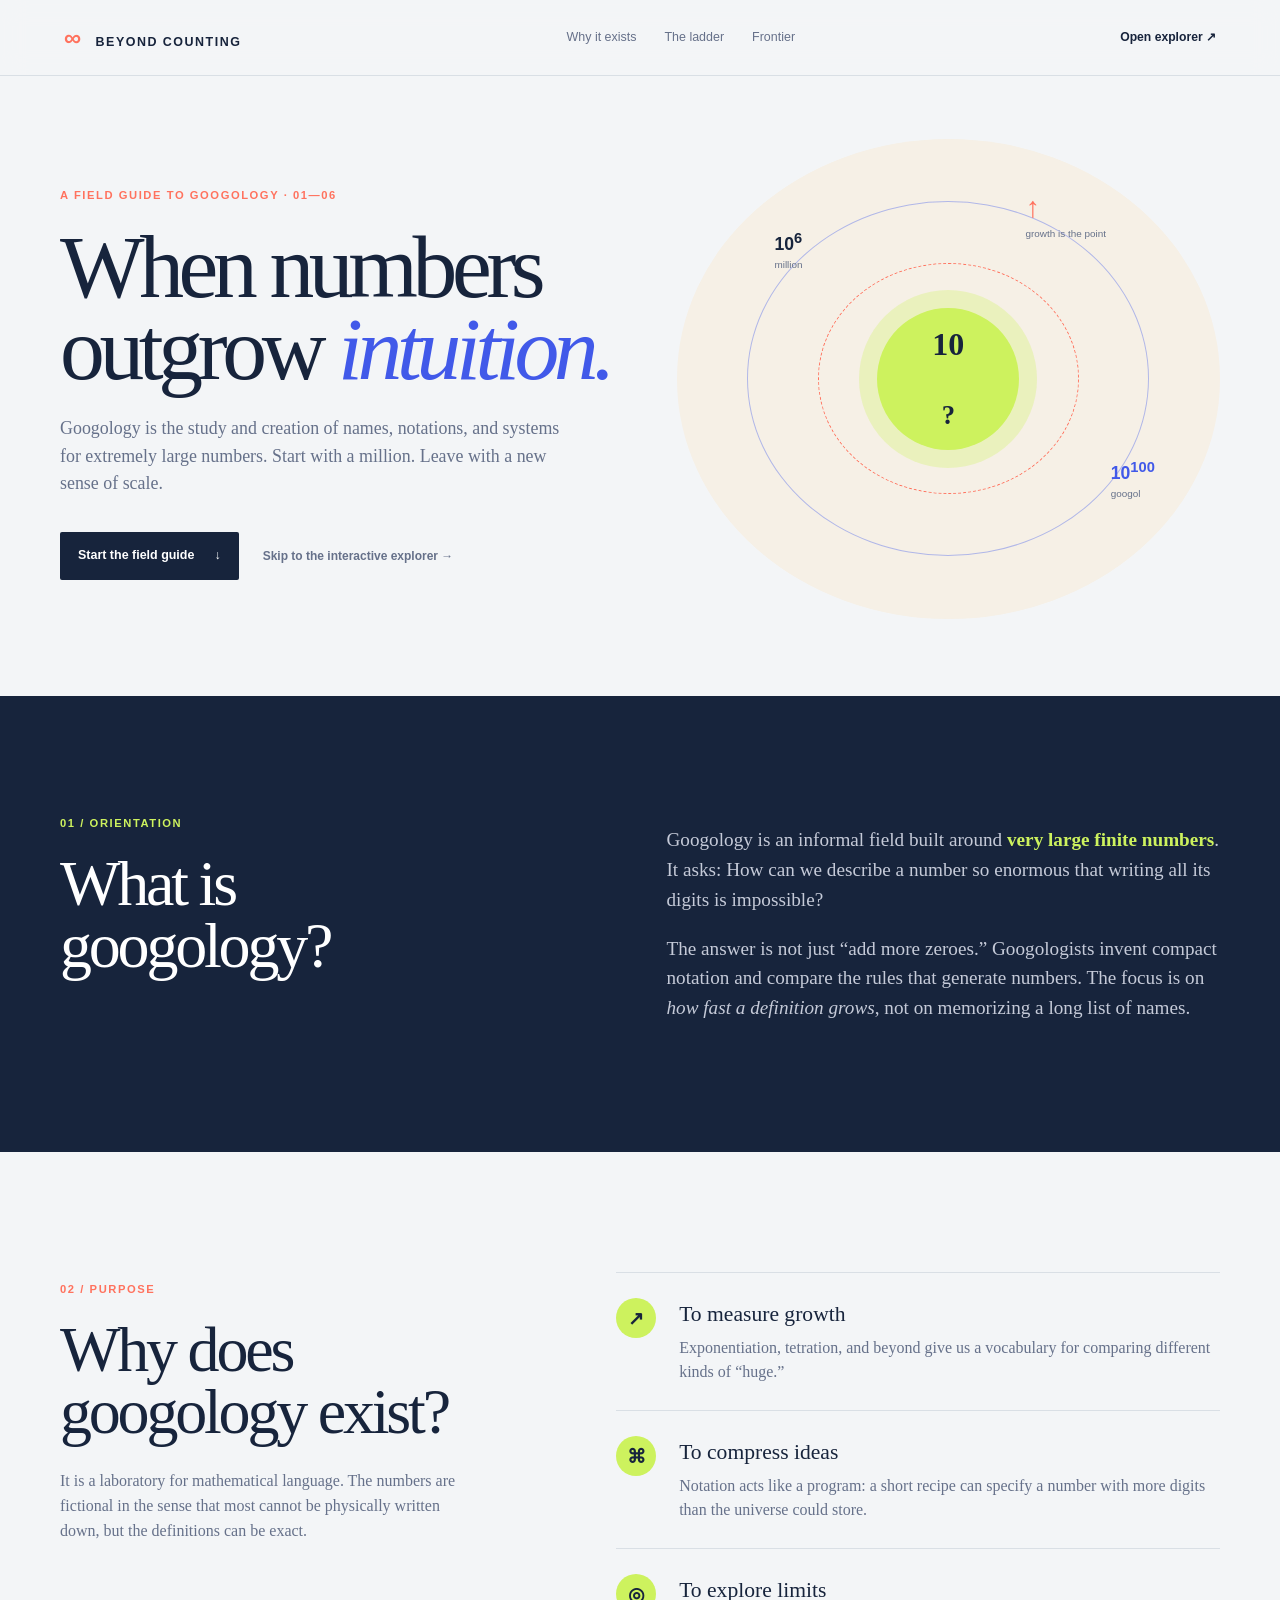
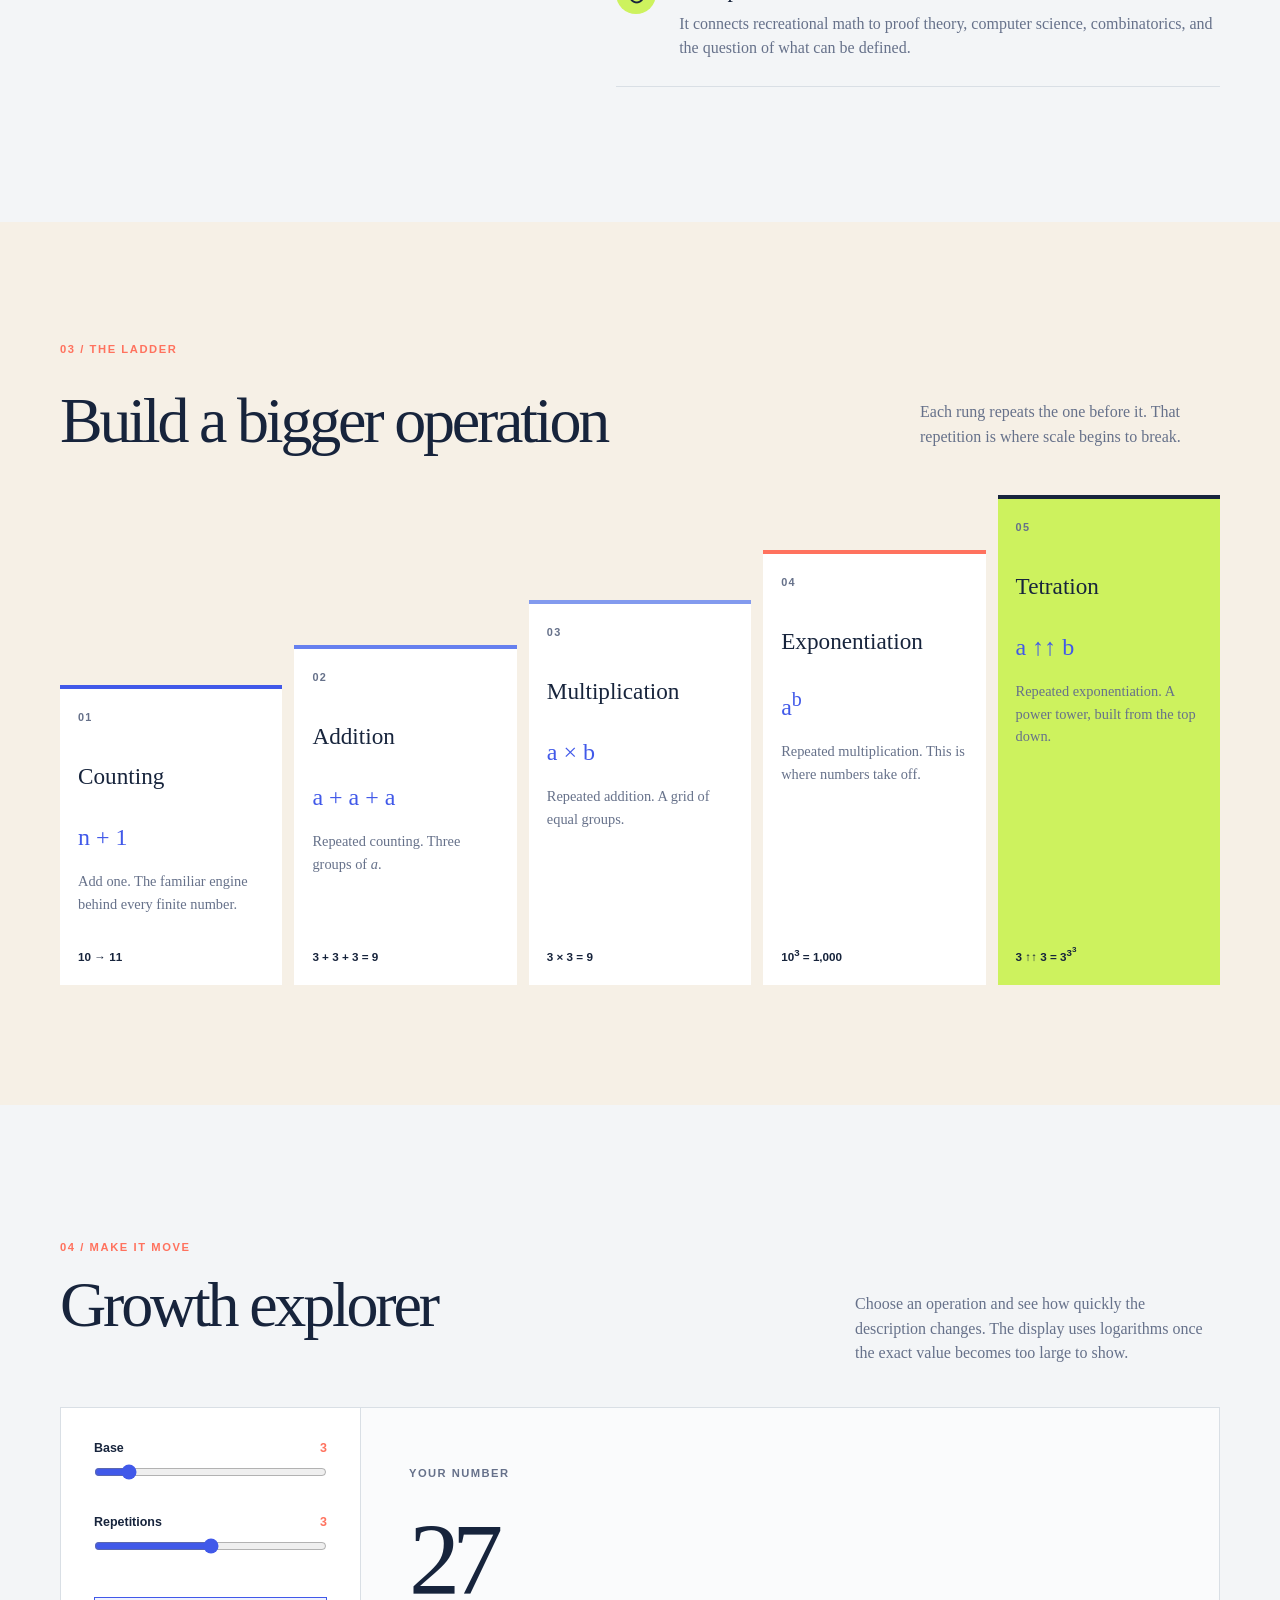
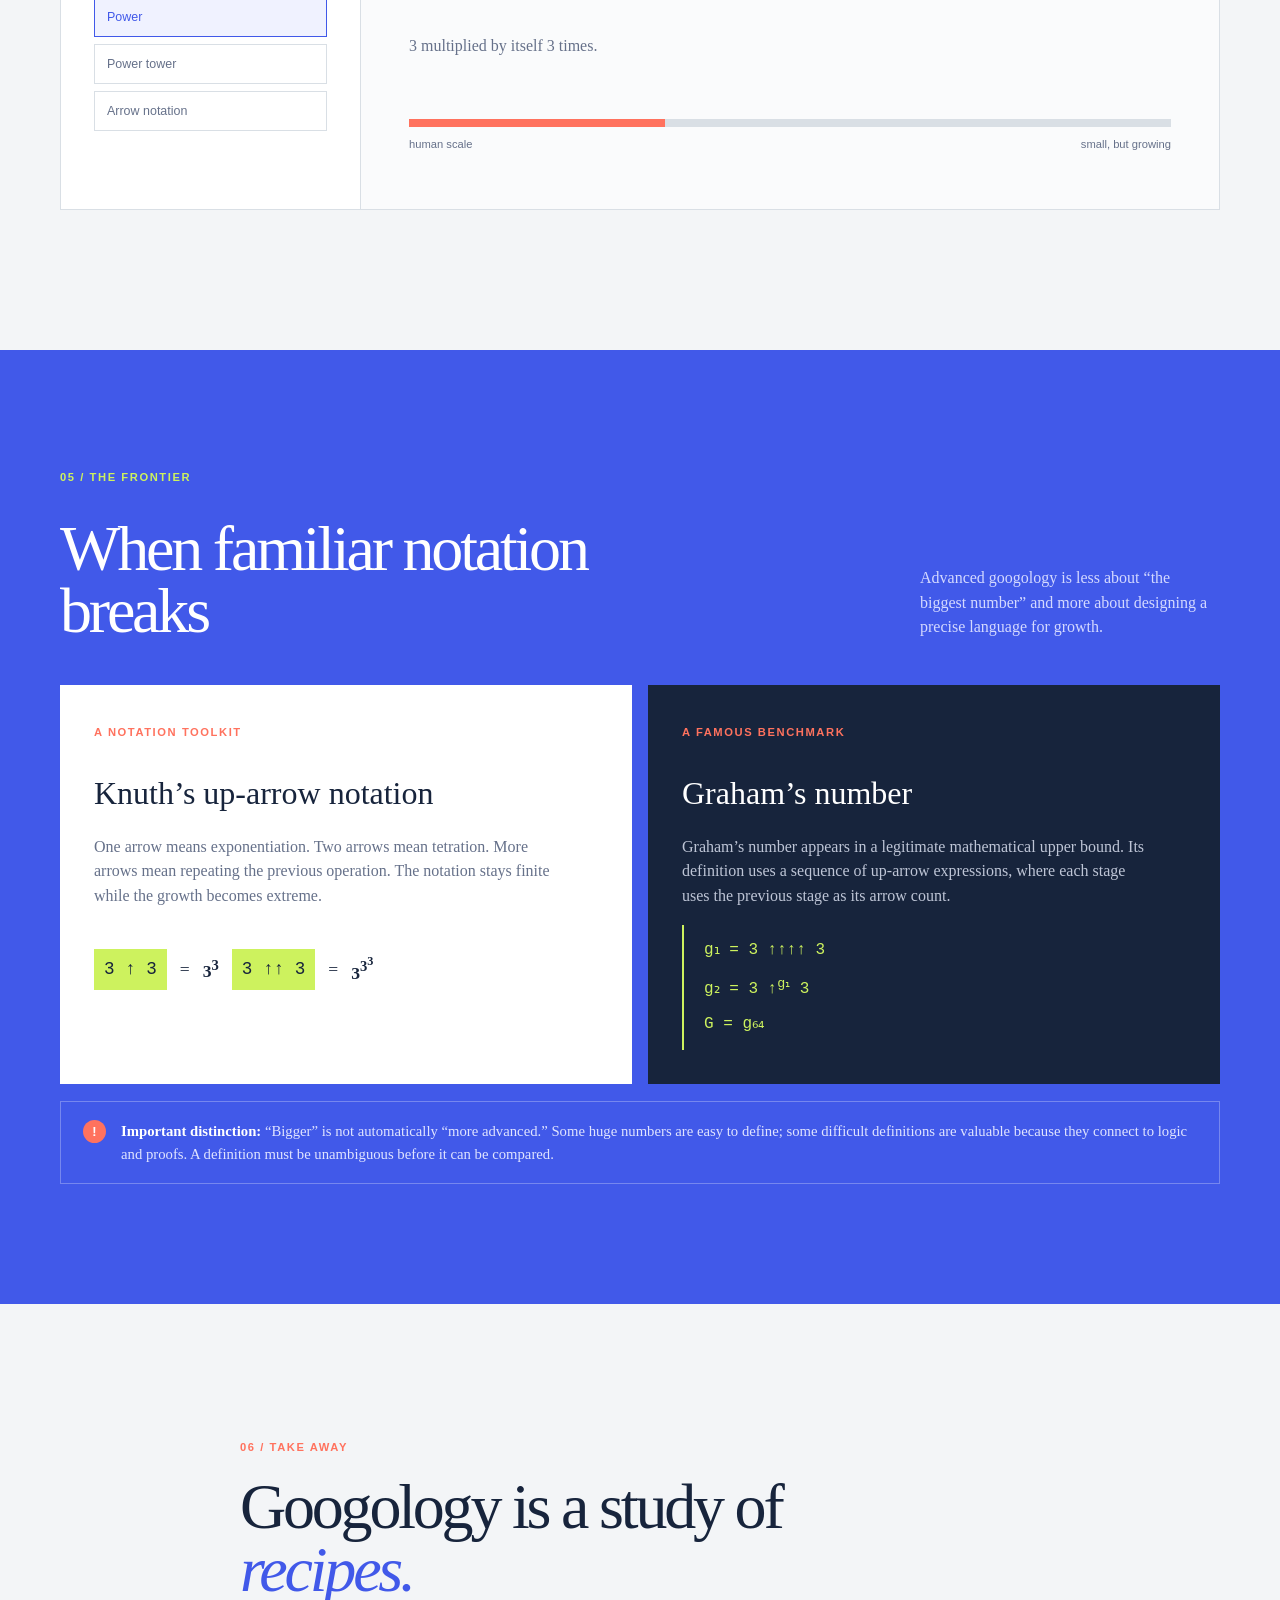
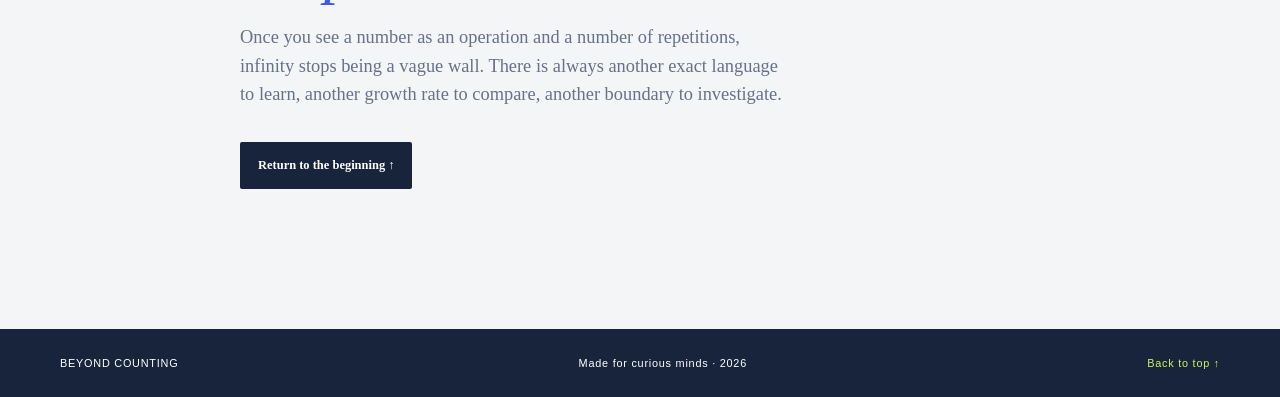
<file: week-08/my-site/index.html>
<!doctype html>
<html lang="en">

<head>
  <meta charset="utf-8">
  <meta name="viewport" content="width=device-width, initial-scale=1">
  <meta name="description"
    content="An illustrated guide to googology, the study of naming and comparing extremely large numbers.">
  <title>Beyond Counting | A field guide to googology</title>
  <link rel="stylesheet" href="styles.css">
  <script src="script.js" defer></script>
</head>

<body>
  <header class="site-header">
    <a class="brand" href="#top" aria-label="Beyond Counting home"><span class="brand-mark">∞</span> BEYOND COUNTING</a>
    <nav aria-label="Main navigation">
      <a href="#why">Why it exists</a>
      <a href="#ladder">The ladder</a>
      <a href="#frontier">Frontier</a>
    </nav>
    <a class="header-link" href="#explorer">Open explorer <span aria-hidden="true">↗</span></a>
  </header>

  <main id="top">
    <section class="hero wrap">
      <div class="hero-copy">
        <p class="eyebrow">A field guide to googology · 01—06</p>
        <h1>When numbers outgrow <em>intuition.</em></h1>
        <p class="hero-lede">Googology is the study and creation of names, notations, and systems for extremely large
          numbers. Start with a million. Leave with a new sense of scale.</p>
        <div class="hero-actions">
          <a class="button button-primary" href="#why">Start the field guide <span>↓</span></a>
          <a class="text-link" href="#explorer">Skip to the interactive explorer →</a>
        </div>
      </div>
      <div class="hero-orbit" aria-label="A visual showing numbers growing beyond ordinary scale">
        <div class="orbit orbit-one"></div>
        <div class="orbit orbit-two"></div>
        <div class="orbit-label label-million">10<sup>6</sup><small>million</small></div>
        <div class="orbit-label label-googol">10<sup>100</sup><small>googol</small></div>
        <div class="orbit-label label-arrow">↑<small>growth is the point</small></div>
        <div class="core">10<sup>?</sup></div>
      </div>
    </section>

    <section class="intro-band" id="why">
      <div class="wrap two-column">
        <div>
          <p class="section-number">01 / orientation</p>
          <h2>What is googology?</h2>
        </div>
        <div class="prose">
          <p>Googology is an informal field built around <strong>very large finite numbers</strong>. It asks: How can we
            describe a number so enormous that writing all its digits is impossible?</p>
          <p>The answer is not just “add more zeroes.” Googologists invent compact notation and compare the rules that
            generate numbers. The focus is on <em>how fast a definition grows</em>, not on memorizing a long list of
            names.</p>
        </div>
      </div>
    </section>

    <section class="wrap why-grid">
      <div>
        <p class="section-number">02 / purpose</p>
        <h2>Why does googology exist?</h2>
        <p class="muted">It is a laboratory for mathematical language. The numbers are fictional in the sense that most
          cannot be physically written down, but the definitions can be exact.</p>
      </div>
      <div class="reason-list">
        <article><span class="reason-icon">↗</span>
          <div>
            <h3>To measure growth</h3>
            <p>Exponentiation, tetration, and beyond give us a vocabulary for comparing different kinds of “huge.”</p>
          </div>
        </article>
        <article><span class="reason-icon">⌘</span>
          <div>
            <h3>To compress ideas</h3>
            <p>Notation acts like a program: a short recipe can specify a number with more digits than the universe
              could store.</p>
          </div>
        </article>
        <article><span class="reason-icon">◎</span>
          <div>
            <h3>To explore limits</h3>
            <p>It connects recreational math to proof theory, computer science, combinatorics, and the question of what
              can be defined.</p>
          </div>
        </article>
      </div>
    </section>

    <section class="ladder-section" id="ladder">
      <div class="wrap">
        <p class="section-number">03 / the ladder</p>
        <div class="section-heading">
          <h2>Build a bigger operation</h2>
          <p>Each rung repeats the one before it. That repetition is where scale begins to break.</p>
        </div>
        <div class="ladder-grid">
          <article class="ladder-card"><span class="rung">01</span>
            <h3>Counting</h3>
            <div class="formula">n + 1</div>
            <p>Add one. The familiar engine behind every finite number.</p><span class="example">10 → 11</span>
          </article>
          <article class="ladder-card"><span class="rung">02</span>
            <h3>Addition</h3>
            <div class="formula">a + a + a</div>
            <p>Repeated counting. Three groups of <em>a</em>.</p><span class="example">3 + 3 + 3 = 9</span>
          </article>
          <article class="ladder-card"><span class="rung">03</span>
            <h3>Multiplication</h3>
            <div class="formula">a × b</div>
            <p>Repeated addition. A grid of equal groups.</p><span class="example">3 × 3 = 9</span>
          </article>
          <article class="ladder-card"><span class="rung">04</span>
            <h3>Exponentiation</h3>
            <div class="formula">a<sup>b</sup></div>
            <p>Repeated multiplication. This is where numbers take off.</p><span class="example">10<sup>3</sup> =
              1,000</span>
          </article>
          <article class="ladder-card featured-rung"><span class="rung">05</span>
            <h3>Tetration</h3>
            <div class="formula">a ↑↑ b</div>
            <p>Repeated exponentiation. A power tower, built from the top down.</p><span class="example">3 ↑↑ 3 =
              3<sup>3<sup>3</sup></sup></span>
          </article>
        </div>
      </div>
    </section>

    <section class="explorer wrap" id="explorer">
      <div class="explorer-heading">
        <div>
          <p class="section-number">04 / make it move</p>
          <h2>Growth explorer</h2>
        </div>
        <p>Choose an operation and see how quickly the description changes. The display uses logarithms once the exact
          value becomes too large to show.</p>
      </div>
      <div class="explorer-panel">
        <div class="control-column"><label for="base">Base <output id="base-value">3</output></label><input id="base"
            type="range" min="2" max="10" value="3"><label for="height">Repetitions <output
              id="height-value">3</output></label><input id="height" type="range" min="1" max="5" value="3">
          <div class="operation-tabs" role="group" aria-label="Choose an operation"><button class="operation active"
              data-operation="power" type="button">Power</button><button class="operation" data-operation="tower"
              type="button">Power tower</button><button class="operation" data-operation="arrow" type="button">Arrow
              notation</button></div>
        </div>
        <div class="readout">
          <p class="readout-label">Your number</p>
          <div id="number-display" class="number-display">27</div>
          <p id="number-explanation">3 × 3 × 3. One operation, repeated 3 times.</p>
          <div class="scale-line"><span id="scale-fill"></span></div>
          <p class="scale-caption"><span>human scale</span><span id="scale-caption-value">small, but growing</span></p>
        </div>
      </div>
    </section>

    <section class="advanced-section" id="frontier">
      <div class="wrap">
        <p class="section-number">05 / the frontier</p>
        <div class="section-heading">
          <h2>When familiar notation breaks</h2>
          <p>Advanced googology is less about “the biggest number” and more about designing a precise language for
            growth.</p>
        </div>
        <div class="advanced-grid">
          <article class="advanced-feature"><span class="feature-tag">A notation toolkit</span>
            <h3>Knuth’s up-arrow notation</h3>
            <p>One arrow means exponentiation. Two arrows mean tetration. More arrows mean repeating the previous
              operation. The notation stays finite while the growth becomes extreme.</p>
            <div class="notation-row">
              <code>3 ↑ 3</code><span>=</span><strong>3<sup>3</sup></strong><code>3 ↑↑ 3</code><span>=</span><strong>3<sup>3<sup>3</sup></sup></strong>
            </div>
          </article>
          <article class="advanced-feature dark-feature"><span class="feature-tag">A famous benchmark</span>
            <h3>Graham’s number</h3>
            <p>Graham’s number appears in a legitimate mathematical upper bound. Its definition uses a sequence of
              up-arrow expressions, where each stage uses the previous stage as its arrow count.</p>
            <div class="sequence"><span>g₁ = 3 ↑↑↑↑ 3</span><span>g₂ = 3 ↑<sup>g₁</sup> 3</span><span>G = g₆₄</span>
            </div>
          </article>
        </div>
        <div class="warning-note"><span>!</span>
          <p><strong>Important distinction:</strong> “Bigger” is not automatically “more advanced.” Some huge numbers
            are easy to define; some difficult definitions are valuable because they connect to logic and proofs. A
            definition must be unambiguous before it can be compared.</p>
        </div>
      </div>
    </section>

    <section class="wrap closing-section">
      <p class="section-number">06 / take away</p>
      <h2>Googology is a study of <em>recipes.</em></h2>
      <p>Once you see a number as an operation and a number of repetitions, infinity stops being a vague wall. There is
        always another exact language to learn, another growth rate to compare, another boundary to investigate.</p><a
        class="button button-dark" href="#top">Return to the beginning ↑</a>
    </section>
  </main>

  <footer class="site-footer">
    <div class="wrap"><span>BEYOND COUNTING</span><span>Made for curious minds · 2026</span><a href="#top">Back to top
        ↑</a></div>
  </footer>
</body>

</html>
</file>
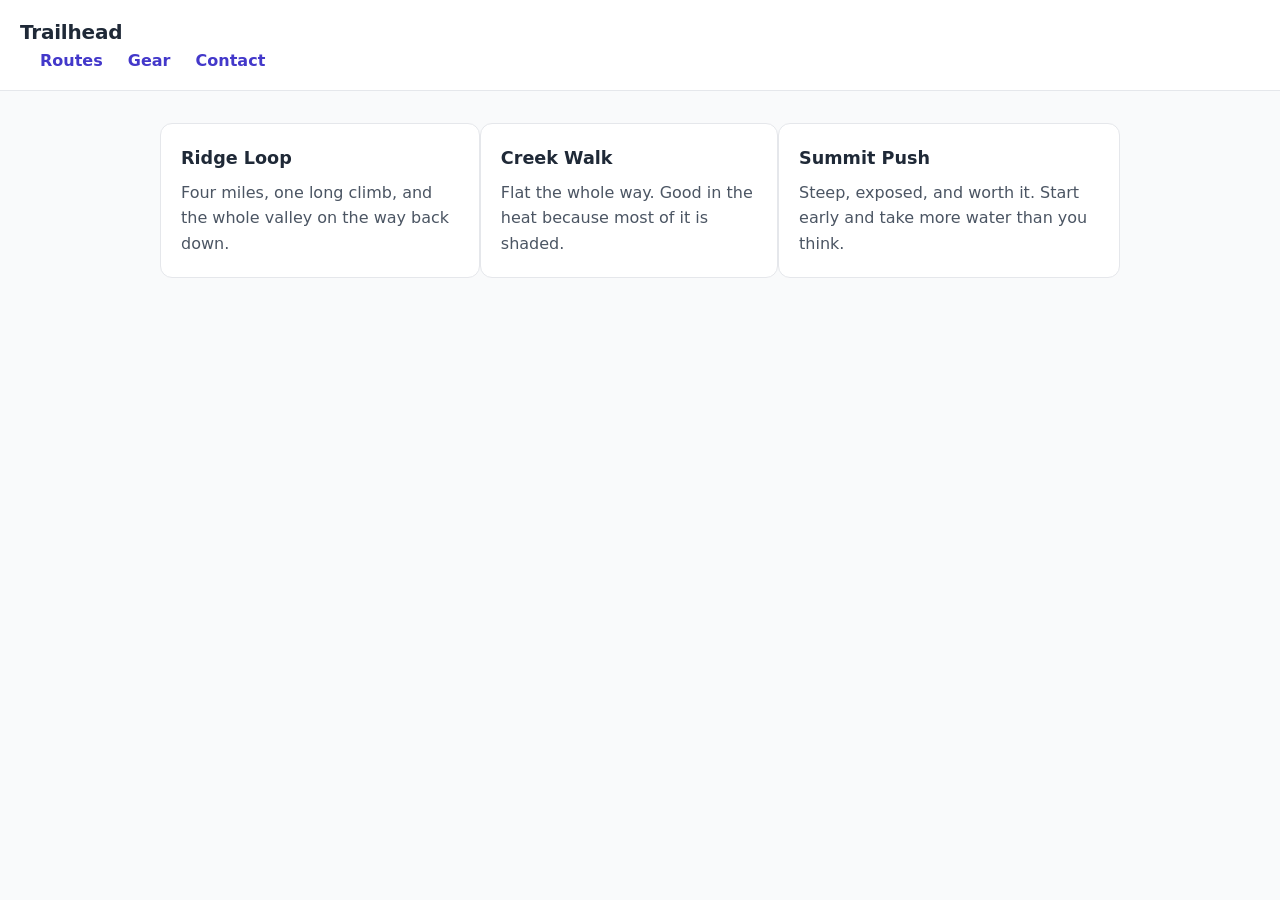
<file: day-24/starter.html>
<!doctype html>
<html lang="en">
<head>
  <meta charset="utf-8">
  <meta name="viewport" content="width=device-width,initial-scale=1">
  <title>Trailhead — starter</title>
  <link rel="stylesheet" href="styles.css">
</head>
<body>

  <!-- Do not change this HTML. Everything you need to do happens in styles.css. -->

  <header class="site-header">
    <div class="logo">Trailhead</div>
    <nav class="nav">
      <a href="#">Routes</a>
      <a href="#">Gear</a>
      <a href="#">Contact</a>
    </nav>
  </header>

  <main>
    <section class="cards">
      <article class="card">
        <h2>Ridge Loop</h2>
        <p>Four miles, one long climb, and the whole valley on the way back down.</p>
      </article>
      <article class="card">
        <h2>Creek Walk</h2>
        <p>Flat the whole way. Good in the heat because most of it is shaded.</p>
      </article>
      <article class="card">
        <h2>Summit Push</h2>
        <p>Steep, exposed, and worth it. Start early and take more water than you think.</p>
      </article>
    </section>
  </main>

</body>
</html>
</file>
<file: styles.css>
@import url('https://fonts.googleapis.com/css2?family=DM+Mono:wght@400;500&family=Manrope:wght@400;500;600;700;800&display=swap');

:root {
  --ink: #ecf6f5;
  --muted: #9bb4b5;
  --accent: #a1f2d4;
  --paper: #071b27;
  --line: rgba(179, 232, 224, 0.18);
  --serif: Georgia, 'Times New Roman', serif;
}

*,
*::before,
*::after {
  box-sizing: border-box;
}

body {
  margin: 0;
  background: var(--paper);
  background-image: radial-gradient(circle at 8% 8%, rgba(55, 162, 160, 0.34), transparent 31rem), radial-gradient(circle at 91% 32%, rgba(18, 92, 128, 0.33), transparent 30rem), linear-gradient(135deg, #061722 0%, #0b2934 48%, #071b27 100%);
  background-attachment: fixed;
  color: var(--ink);
  font: 1rem/1.6 'Manrope', sans-serif;
}

a {
  color: inherit;
  text-decoration: none;
}

a:focus-visible {
  outline: 2px solid var(--accent);
  outline-offset: 5px;
}

.page-shell {
  width: min(100% - 3rem, 1160px);
  margin: 0 auto;
}

.site-header {
  display: flex;
  align-items: center;
  justify-content: space-between;
  min-height: 96px;
  border-bottom: 1px solid var(--line);
}

.brand,
nav,
.hero-actions,
.card-topline,
footer {
  display: flex;
  align-items: center;
}

.brand {
  gap: 0.8rem;
  font-size: 0.88rem;
  font-weight: 700;
  letter-spacing: 0.02em;
}

.brand-mark {
  display: grid;
  place-items: center;
  width: 35px;
  height: 35px;
  border: 1px solid rgba(161, 242, 212, 0.5);
  border-radius: 50%;
  color: var(--accent);
  font: 0.68rem 'DM Mono', monospace;
}

nav {
  gap: 2rem;
  color: var(--muted);
  font-size: 0.78rem;
}

nav a:hover,
.text-link:hover {
  color: var(--accent);
}

.nav-cta {
  padding: 0.65rem 0.9rem;
  border: 1px solid var(--line);
  border-radius: 99px;
  color: var(--ink);
}

.nav-cta span,
.button span,
.text-link span {
  margin-left: 0.45rem;
}

.hero {
  display: grid;
  grid-template-columns: minmax(0, 1fr) minmax(300px, 0.75fr);
  align-items: center;
  gap: 3rem;
  min-height: 640px;
  padding: 6rem 0 7rem;
}

.eyebrow,
.section-label,
.card-tag {
  color: var(--accent);
  font: 0.68rem 'DM Mono', monospace;
  letter-spacing: 0.08em;
  text-transform: uppercase;
}

.eyebrow {
  display: flex;
  align-items: center;
  gap: 0.65rem;
}

.status-dot {
  width: 7px;
  height: 7px;
  border-radius: 50%;
  background: var(--accent);
  box-shadow: 0 0 14px var(--accent);
}

h1,
h2,
h3,
p {
  margin-top: 0;
}

h1 {
  max-width: 720px;
  margin-bottom: 1.6rem;
  font-size: clamp(3.8rem, 8vw, 7.5rem);
  line-height: 0.98;
  letter-spacing: -0.055em;
}

h1 em,
h2 em {
  color: var(--accent);
  font-family: var(--serif);
  font-weight: 400;
  letter-spacing: -0.04em;
}

.hero-text {
  max-width: 430px;
  margin-bottom: 2.1rem;
  color: var(--muted);
  font-size: 1.08rem;
}

.hero-actions {
  gap: 1.5rem;
}

.button {
  display: inline-flex;
  align-items: center;
  padding: 0.85rem 1.2rem;
  border: 1px solid transparent;
  border-radius: 99px;
  font-size: 0.78rem;
  font-weight: 700;
  transition: transform 180ms ease, background 180ms ease;
}

.button:hover {
  transform: translateY(-2px);
}

.button-primary {
  background: var(--accent);
  color: #09282d;
}

.button-light {
  border-color: rgba(7, 27, 39, 0.2);
  background: #e8f7ef;
  color: #09282d;
}

.text-link {
  color: var(--muted);
  font-size: 0.8rem;
}

.hero-orbit {
  position: relative;
  width: min(100%, 430px);
  aspect-ratio: 1;
  justify-self: end;
}

.orbit {
  position: absolute;
  inset: 12%;
  border: 1px solid rgba(161, 242, 212, 0.27);
  border-radius: 50%;
  transform: rotate(-25deg) skewX(12deg);
}

.orbit-two {
  inset: 22% 3%;
  transform: rotate(58deg) skewX(-18deg);
  border-color: rgba(116, 203, 231, 0.26);
}

.orbit-core {
  position: absolute;
  inset: 35%;
  display: grid;
  place-items: center;
  border: 1px solid rgba(182, 247, 222, 0.7);
  border-radius: 50%;
  background: radial-gradient(circle at 35% 30%, rgba(190, 255, 225, 0.55), rgba(70, 157, 155, 0.1) 68%);
  box-shadow: 0 0 70px rgba(105, 218, 190, 0.25), inset 0 0 30px rgba(202, 255, 226, 0.15);
}

.orbit-core span {
  color: var(--accent);
  font: 4rem var(--serif);
}

.orbit-label {
  position: absolute;
  color: rgba(205, 243, 233, 0.6);
  font: 0.62rem 'DM Mono', monospace;
  letter-spacing: 0.15em;
}

.label-top {
  top: 11%;
  right: 4%;
}

.label-bottom {
  bottom: 13%;
  left: 7%;
}

.intro-grid,
.now-section {
  padding: 6rem 0;
  border-top: 1px solid var(--line);
}

.intro-grid {
  display: grid;
  grid-template-columns: 0.7fr 1.2fr 0.8fr;
  gap: 2rem;
}

.intro-content h2,
.section-heading h2,
.assignment-banner h2 {
  margin-bottom: 1.1rem;
  font-size: clamp(2.3rem, 5vw, 4.4rem);
  line-height: 1;
  letter-spacing: -0.05em;
}

.intro-content h2 span,
.section-heading h2 span {
  color: var(--muted);
  font-family: var(--serif);
  font-weight: 400;
}

.intro-content p {
  max-width: 475px;
  color: var(--muted);
}

.glass-card {
  border: 1px solid var(--line);
  background: linear-gradient(140deg, rgba(43, 102, 105, 0.35), rgba(12, 43, 54, 0.42));
  box-shadow: inset 0 1px rgba(233, 255, 247, 0.08), 0 18px 70px rgba(0, 0, 0, 0.12);
  backdrop-filter: blur(18px);
}

.quote-card {
  align-self: start;
  padding: 1.7rem;
  border-radius: 5px;
}

.quote-mark {
  display: block;
  margin-bottom: 1.8rem;
  color: var(--accent);
  font: 3rem/0.5 var(--serif);
}

.quote-card p {
  margin: 0;
  font: 1.1rem/1.35 var(--serif);
}

.section-heading {
  display: flex;
  align-items: end;
  justify-content: space-between;
  margin-bottom: 2.5rem;
}

.section-heading h2 {
  margin: 0;
}

.section-heading .section-label {
  margin-bottom: 0.8rem;
}

.project-grid {
  display: grid;
  grid-template-columns: repeat(3, 1fr);
  gap: 1rem;
}

.project-card {
  min-height: 300px;
  padding: 1.5rem;
  border-radius: 5px;
  transition: transform 200ms ease, border-color 200ms ease;
}

.project-card:hover {
  transform: translateY(-5px);
  border-color: rgba(161, 242, 212, 0.46);
}

.featured-card {
  background: linear-gradient(150deg, rgba(94, 166, 157, 0.42), rgba(21, 66, 77, 0.55));
}

.card-topline {
  justify-content: space-between;
  margin-bottom: 4rem;
  color: var(--muted);
  font: 0.65rem 'DM Mono', monospace;
}

.card-icon {
  color: var(--accent);
  font-size: 1.6rem;
}

.project-card h3 {
  margin-bottom: 0.55rem;
  font-size: 1.25rem;
  letter-spacing: -0.03em;
}

.project-card p {
  min-height: 76px;
  margin-bottom: 1.35rem;
  color: var(--muted);
  font-size: 0.86rem;
}

.assignment-banner {
  display: flex;
  align-items: center;
  justify-content: space-between;
  gap: 2rem;
  margin: 1rem 0 6rem;
  padding: 2.5rem 3rem;
  border-radius: 5px;
  background: linear-gradient(100deg, rgba(161, 242, 212, 0.85), rgba(159, 224, 231, 0.74));
  color: #09282d;
}

.assignment-banner .eyebrow {
  color: #26666a;
}

.assignment-banner h2 {
  margin: 0;
}

footer {
  justify-content: space-between;
  padding: 1.5rem 0 2.4rem;
  border-top: 1px solid var(--line);
  color: var(--muted);
  font-size: 0.72rem;
}

@media (max-width: 800px) {
  .hero {
    grid-template-columns: 1fr;
    padding: 5rem 0 6rem;
  }

  .hero-orbit {
    width: min(75vw, 350px);
    justify-self: center;
  }

  .intro-grid {
    grid-template-columns: 1fr 1fr;
  }

  .section-label {
    grid-column: 1 / -1;
  }

  .quote-card {
    grid-column: 1 / -1;
  }

  .project-grid {
    grid-template-columns: 1fr;
  }

  .project-card {
    min-height: 0;
  }

  .card-topline {
    margin-bottom: 2rem;
  }
}

@media (max-width: 560px) {
  .page-shell {
    width: min(100% - 2rem, 1160px);
  }

  .site-header {
    min-height: 78px;
  }

  nav {
    gap: 0.8rem;
  }

  nav a:not(.nav-cta) {
    display: none;
  }

  .hero {
    min-height: 0;
    padding: 4rem 0 5rem;
  }

  h1 {
    font-size: clamp(3.4rem, 17vw, 5.6rem);
  }

  .hero-actions {
    align-items: flex-start;
    flex-direction: column;
    gap: 1.1rem;
  }

  .intro-grid {
    grid-template-columns: 1fr;
    padding: 4rem 0;
  }

  .intro-content h2,
  .section-heading h2,
  .assignment-banner h2 {
    font-size: 2.7rem;
  }

  .section-heading {
    display: block;
  }

  .assignment-banner {
    align-items: flex-start;
    flex-direction: column;
    margin-bottom: 4rem;
    padding: 1.7rem;
  }

  footer {
    align-items: flex-start;
    flex-direction: column;
    gap: 0.5rem;
  }
}
</file>
<file: day-11/styles.css>
:root {
  --ink: #0066ff;
  --muted: #828282;
  --paper: #ffffff;
  --cream: #edf6ff;
  --lime: #c8f2ff;
  --coral: #378eff;
  --teal: #00529e;
  --line: rgba(21, 37, 61, .2);
  --serif: "Fraunces", Georgia, serif;
  --sans: "Space Grotesk", sans-serif;
  --mono: "DM Mono", monospace;
}

* {
  box-sizing: border-box;
}

html {
  scroll-behavior: smooth;
}

body {
  margin: 0;
  color: var(--ink);
  background: var(--paper);
  font: 16px/1.6 var(--sans);
}

a {
  color: inherit;
}

.site-header {
  align-items: center;
  display: flex;
  justify-content: space-between;
  padding: 22px 5vw;
  border-bottom: 1px solid var(--line);
}

.brand {
  align-items: center;
  display: flex;
  font: 600 .72rem/1 var(--mono);
  gap: 12px;
  letter-spacing: .08em;
  text-decoration: none;
}

.brand-mark {
  color: var(--teal);
  font: 700 1.45rem var(--serif);
  letter-spacing: -.08em;
}

.brand-mark sup {
  color: var(--coral);
  font: 600 .65rem var(--mono);
  letter-spacing: 0;
}

.site-nav {
  display: flex;
  gap: clamp(14px, 3vw, 42px);
}

.site-nav a {
  font: 500 .75rem var(--mono);
  text-decoration: none;
}

.site-nav a:hover,
.site-nav a:focus-visible {
  color: var(--coral);
}

.section-grid {
  display: grid;
  grid-template-columns: minmax(120px, 1fr) minmax(0, 3fr);
  gap: clamp(28px, 6vw, 100px);
  max-width: 1240px;
  margin: auto;
  padding: 9rem 5vw;
}

.hero {
  min-height: 680px;
  grid-template-columns: minmax(0, 1fr) minmax(300px, .9fr);
  padding-top: 8rem;
}

.eyebrow,
.section-number,
.step,
.display-label,
.table-head,
.site-footer {
  font: 500 .69rem var(--mono);
  letter-spacing: .1em;
  text-transform: uppercase;
}

.eyebrow {
  align-items: center;
  display: flex;
  gap: 9px;
  margin: 0 0 22px;
  color: var(--teal);
}

.eyebrow-dot {
  background: var(--coral);
  border-radius: 50%;
  display: inline-block;
  height: 8px;
  width: 8px;
}

h1,
h2,
h3,
p {
  margin-top: 0;
}

h1,
h2 {
  font-family: var(--serif);
  font-weight: 600;
  letter-spacing: -.045em;
}

h1 {
  font-size: clamp(3.5rem, 8vw, 7.6rem);
  line-height: .94;
  max-width: 750px;
  margin-bottom: 32px;
}

h1 em,
h2 em {
  color: var(--coral);
  font-style: normal;
}

h2 {
  font-size: clamp(2.3rem, 5vw, 4.6rem);
  line-height: 1;
  margin-bottom: 28px;
}

h3 {
  font-size: 1.15rem;
  margin-bottom: 10px;
}

.hero-intro {
  color: var(--muted);
  font-size: 1.1rem;
  max-width: 540px;
}

.button {
  display: inline-flex;
  align-items: center;
  gap: 25px;
  font: 600 .78rem var(--mono);
  margin-top: 25px;
  padding: 15px 18px;
  text-decoration: none;
  transition: transform .2s, background .2s;
}

.button:hover {
  transform: translateY(-3px);
}

.button-dark {
  background: var(--ink);
  color: var(--paper);
}

.button-light {
  background: var(--lime);
  color: var(--ink);
}

.hero-art {
  background: var(--lime);
  min-height: 500px;
  overflow: hidden;
  position: relative;
}

.orbit {
  border: 1px solid var(--ink);
  border-radius: 50%;
  left: 50%;
  position: absolute;
  top: 50%;
  transform: translate(-50%, -50%);
}

.orbit-one {
  height: 170px;
  width: 170px;
}

.orbit-two {
  height: 330px;
  width: 330px;
}

.orbit-three {
  border-style: dashed;
  height: 520px;
  width: 520px;
}

.hero-number {
  font: 700 clamp(2.2rem, 6vw, 5.5rem)/1 var(--serif);
  left: 50%;
  position: absolute;
  top: 50%;
  transform: translate(-50%, -50%);
  white-space: nowrap;
}

.hero-number sup {
  color: var(--coral);
  font-size: .44em;
}

.orbit-label {
  font: 500 .68rem var(--mono);
  position: absolute;
}

.label-one {
  left: 10%;
  top: 25%;
}

.label-two {
  right: 7%;
  top: 47%;
}

.label-three {
  bottom: 14%;
  left: 22%;
}

.hero-cross {
  height: 14px;
  position: absolute;
  width: 14px;
}

.hero-cross::before,
.hero-cross::after {
  background: var(--ink);
  content: "";
  position: absolute;
}

.hero-cross::before {
  height: 1px;
  top: 7px;
  width: 14px;
}

.hero-cross::after {
  height: 14px;
  left: 7px;
  width: 1px;
}

.cross-one {
  left: 12%;
  top: 12%;
}

.cross-two {
  bottom: 12%;
  right: 12%;
}

.band {
  background: var(--cream);
}

.section-number {
  color: var(--coral);
  margin: 5px 0;
}

.definition-grid {
  padding-bottom: 8rem;
  padding-top: 8rem;
}

.definition-content {
  max-width: 820px;
}

.inline-formula {
  color: var(--teal);
  font: .85em var(--mono);
  white-space: nowrap;
}

.lead {
  font-size: clamp(1.3rem, 2.5vw, 2rem);
  line-height: 1.3;
  max-width: 820px;
}

.lead strong {
  color: var(--teal);
}

.definition-notes {
  border-top: 1px solid var(--line);
  display: grid;
  gap: 24px;
  grid-template-columns: 1fr 1fr;
  margin-top: 55px;
  padding-top: 24px;
}

.definition-notes>div {
  display: flex;
  gap: 16px;
}

.definition-notes p {
  color: var(--muted);
  margin: 0;
}

.definition-notes strong {
  color: var(--ink);
}

.note-icon {
  background: var(--coral);
  color: white;
  flex: 0 0 34px;
  font: .66rem var(--mono);
  height: 34px;
  padding-top: 9px;
  text-align: center;
}

.purpose {
  grid-template-columns: 1fr 1.25fr;
}

.purpose-copy {
  max-width: 480px;
}

.purpose-copy>p:not(.eyebrow) {
  color: var(--muted);
}

.use-cases {
  border-top: 1px solid var(--line);
}

.use-cases article {
  border-bottom: 1px solid var(--line);
  padding: 25px 0;
}

.use-cases span {
  color: var(--coral);
  font: .68rem var(--mono);
}

.use-cases h3 {
  display: inline-block;
  margin: 0 0 0 18px;
}

.use-cases p {
  color: var(--muted);
  margin: 8px 0 0 70px;
  max-width: 490px;
}

.basics-content {
  min-width: 0;
}

.section-heading {
  max-width: 780px;
}

.section-heading h2 {
  margin-bottom: 48px;
}

.ladder-cards {
  display: grid;
  gap: 12px;
  grid-template-columns: repeat(4, 1fr);
}

.ladder-card {
  background: var(--paper);
  border: 1px solid var(--line);
  min-height: 275px;
  padding: 22px;
}

.step {
  color: var(--teal);
}

.ladder-value {
  font: 500 clamp(1.4rem, 2vw, 2.3rem) var(--mono);
  margin: 52px 0 22px;
  white-space: nowrap;
}

.ladder-value sup {
  font-size: .5em;
}

.ladder-card p {
  color: var(--muted);
  font-size: .9rem;
}

.hyper-content {
  min-width: 0;
}

.section-deck {
  color: var(--muted);
  max-width: 700px;
}

.hyper-cards {
  display: grid;
  gap: 12px;
  grid-template-columns: repeat(4, 1fr);
  margin-top: 45px;
}

.hyper-card {
  background: var(--paper);
  border: 1px solid var(--line);
  min-height: 330px;
  padding: 22px;
}

.hyper-card .step {
  color: var(--coral);
}

.hyper-symbol {
  color: var(--teal);
  font: 500 clamp(1.3rem, 1.8vw, 2rem) var(--mono);
  margin: 46px 0 18px;
  white-space: nowrap;
}

.hyper-symbol sup {
  font-size: .55em;
}

.hyper-card p {
  color: var(--muted);
  font-size: .88rem;
}

.hyper-tag {
  color: var(--teal);
  display: block;
  font: .58rem var(--mono);
  letter-spacing: .08em;
  margin-top: 25px;
}

.higher-note {
  align-items: flex-start;
  border-top: 1px solid var(--line);
  display: flex;
  gap: 16px;
  margin-top: 24px;
  padding-top: 24px;
}

.higher-note p {
  color: var(--muted);
  margin: 0;
  max-width: 700px;
}

.higher-note strong {
  color: var(--ink);
}

.named-numbers {
  display: block;
}

.named-numbers .section-heading {
  max-width: 670px;
}

.number-table {
  border-top: 1px solid var(--ink);
  margin-top: 20px;
}

.table-row {
  display: grid;
  gap: 25px;
  grid-template-columns: 1.1fr .85fr 2fr;
  padding: 23px 0;
  border-bottom: 1px solid var(--line);
}

.table-head {
  color: var(--muted);
  font-size: .61rem;
  padding: 14px 0;
}

.number-name {
  font: 600 1.15rem var(--serif);
}

.formula {
  color: var(--teal);
  font: 500 1rem var(--mono);
}

.table-row>span:last-child {
  color: var(--muted);
}

.builder-grid {
  align-items: center;
}

.builder-copy {
  max-width: 470px;
}

.builder-copy p:not(.eyebrow):not(.builder-note) {
  color: var(--muted);
}

.builder-copy label {
  display: block;
  font: .68rem var(--mono);
  margin: 25px 0 7px;
  text-transform: uppercase;
}

.builder-copy select,
.builder-copy input {
  accent-color: var(--coral);
  width: 100%;
}

.builder-copy select {
  background: var(--paper);
  border: 1px solid var(--line);
  font: .9rem var(--sans);
  padding: 11px;
}

.builder-copy input {
  cursor: pointer;
}

.builder-note {
  color: var(--teal);
  font: .75rem var(--mono);
  margin-top: 20px;
}

.builder-display {
  background: var(--ink);
  color: var(--paper);
  min-height: 370px;
  padding: clamp(28px, 5vw, 70px);
  display: flex;
  flex-direction: column;
  justify-content: center;
}

.display-label {
  color: var(--lime);
}

.builder-result {
  font: 600 clamp(1.5rem, 4vw, 3.7rem) var(--mono);
  margin: 65px 0;
  overflow-wrap: anywhere;
}

.builder-result sup {
  color: var(--coral);
  font-size: .5em;
}

.scale-line {
  display: flex;
  gap: 5px;
}

.scale-line span {
  background: var(--lime);
  flex: 1;
  height: 5px;
}

.scale-line span:nth-child(4),
.scale-line span:nth-child(5) {
  background: var(--coral);
}

.scale-caption {
  color: #aab8ad;
  display: flex;
  font: .6rem var(--mono);
  justify-content: space-between;
  margin-top: 10px;
}

.frontier {
  padding-bottom: 10rem;
}

.frontier-heading h2 {
  font-size: clamp(2.4rem, 4vw, 4rem);
}

.frontier-heading>p:last-child {
  color: var(--muted);
  max-width: 600px;
}

.frontier-list {
  border-top: 1px solid var(--ink);
}

.frontier-item {
  border-bottom: 1px solid var(--line);
}

.frontier-item summary {
  align-items: center;
  cursor: pointer;
  display: grid;
  gap: 15px;
  grid-template-columns: 40px 1fr 30px;
  list-style: none;
  padding: 23px 0;
}

.frontier-item summary::-webkit-details-marker {
  display: none;
}

.frontier-item summary span {
  color: var(--coral);
  font: .68rem var(--mono);
}

.frontier-item summary strong {
  font: 600 1.25rem var(--serif);
}

.frontier-item summary b {
  font: 1.5rem var(--sans);
  font-weight: 400;
  text-align: right;
}

.frontier-item[open] summary b {
  transform: rotate(45deg);
}

.frontier-item p {
  color: var(--muted);
  margin: 0 50px 25px 55px;
  max-width: 650px;
}

.takeaway {
  background: var(--teal);
  color: white;
  text-align: center;
}

.takeaway-inner {
  margin: auto;
  max-width: 850px;
  padding: 8rem 5vw;
}

.takeaway .eyebrow {
  color: var(--lime);
  justify-content: center;
}

.takeaway h2 {
  font-size: clamp(2.8rem, 6vw, 6rem);
}

.takeaway h2 em {
  color: var(--lime);
}

.takeaway p:not(.eyebrow) {
  color: #d1e4d1;
}

.site-footer {
  display: flex;
  justify-content: space-between;
  padding: 25px 5vw;
}

.reveal {
  opacity: 0;
  transform: translateY(18px);
  transition: opacity .7s ease, transform .7s ease;
}

.reveal.visible {
  opacity: 1;
  transform: none;
}

@media (max-width: 800px) {
  .site-header {
    align-items: flex-start;
  }

  .site-nav {
    flex-direction: column;
    gap: 6px;
    text-align: right;
  }

  .section-grid,
  .hero,
  .purpose,
  .builder-grid {
    grid-template-columns: 1fr;
    gap: 45px;
    padding-bottom: 5rem;
    padding-top: 5rem;
  }

  .hero {
    min-height: auto;
  }

  .hero-art {
    min-height: 380px;
  }

  .orbit-three {
    height: 390px;
    width: 390px;
  }

  .definition-notes,
  .ladder-cards,
  .hyper-cards {
    grid-template-columns: 1fr 1fr;
  }

  .ladder-card {
    min-height: 230px;
  }

  .ladder-value {
    margin-top: 35px;
  }

  .table-row {
    gap: 10px;
    grid-template-columns: 1fr 1fr;
  }

  .table-row>span:last-child {
    grid-column: 1 / -1;
  }

  .table-head>span:last-child {
    display: none;
  }

  .site-footer {
    flex-direction: column;
    gap: 6px;
  }
}

@media (max-width: 480px) {
  h1 {
    font-size: 3.5rem;
  }

  .definition-notes,
  .ladder-cards,
  .hyper-cards {
    grid-template-columns: 1fr;
  }

  .ladder-card {
    min-height: auto;
  }

  .ladder-value {
    margin: 25px 0 15px;
  }

  .table-row {
    grid-template-columns: 1fr;
  }

  .table-row>span:last-child {
    grid-column: auto;
  }

  .table-head>span:nth-child(2) {
    display: none;
  }

  .builder-result {
    margin: 45px 0;
  }

  .hero-art {
    min-height: 320px;
  }

  .orbit-three {
    height: 320px;
    width: 320px;
  }
}

@media (prefers-reduced-motion: reduce) {
  html {
    scroll-behavior: auto;
  }

  .reveal {
    opacity: 1;
    transform: none;
    transition: none;
  }

  .button {
    transition: none;
  }
}
</file>
<file: example websites/styles.css>
@import url('https://fonts.googleapis.com/css2?family=DM+Mono:wght@400;500&family=Space+Grotesk:wght@400;500;600;700&display=swap');

:root {
  --ink: #ffffff;
  --muted: #a7abaf;
  --line: rgba(238, 235, 225, 0.14);
  --night: #051020;
  --orange: #ff6e4d;
  --aqua: #5bffe6;
  --yellow: #ffd25f;
  --violet: #b298ff;
}

* {
  box-sizing: border-box;
}

html {
  min-width: 320px;
  background: var(--night);
}

body {
  margin: 0;
  color: var(--ink);
  background: var(--night);
  font-family: 'Space Grotesk', sans-serif;
  line-height: 1.5;
}

body::before,
body::after {
  position: fixed;
  z-index: -1;
  width: 38vw;
  height: 38vw;
  content: '';
  opacity: .08;
  pointer-events: none;
  clip-path: polygon(50% 0, 100% 38%, 78% 100%, 20% 82%, 0 24%);
}

body::before {
  top: -18vw;
  left: -12vw;
  background: var(--orange);
}

body::after {
  right: -15vw;
  bottom: -20vw;
  background: var(--aqua);
}

.page-shell {
  width: min(1180px, calc(100% - 48px));
  margin: 0 auto;
  padding: 76px 0 34px;
}

.intro {
  max-width: 660px;
  animation: intro-in .8s cubic-bezier(.2, .8, .2, 1) both;
}

.eyebrow,
.card__label,
.card__topline,
.card__footer,
.page-footer {
  font-family: 'DM Mono', monospace;
  text-transform: uppercase;
  letter-spacing: .08em;
}

.eyebrow {
  margin: 0 0 18px;
  color: var(--orange);
  font-size: .72rem;
}

h1 {
  margin: 0;
  font-size: clamp(3.5rem, 9vw, 7.4rem);
  line-height: .88;
  letter-spacing: -.08em;
  font-weight: 700;
}

.lede {
  max-width: 520px;
  margin: 26px 0 0;
  color: var(--muted);
  font-size: clamp(1rem, 1.8vw, 1.2rem);
}

.card-grid {
  display: flex;
  flex-wrap: wrap;
  gap: 18px;
  margin-top: 72px;
  perspective: 1200px;
}

.card {
  --accent: var(--orange);
  position: relative;
  display: flex;
  flex: 1 1 320px;
  min-height: 340px;
  flex-direction: column;
  justify-content: space-between;
  overflow: hidden;
  padding: 24px;
  border: 1px solid var(--line);
  background: #03122c;
  isolation: isolate;
  animation: card-in .75s cubic-bezier(.2, .8, .2, 1) both;
  transition: transform .45s cubic-bezier(.2, .8, .2, 1), border-color .45s ease, box-shadow .45s ease;
}

.card:nth-child(1) {
  animation-delay: .08s;
}

.card:nth-child(2) {
  --accent: var(--aqua);
  animation-delay: .16s;
}

.card:nth-child(3) {
  --accent: var(--yellow);
  animation-delay: .24s;
}

.card:nth-child(4) {
  --accent: var(--violet);
  animation-delay: .32s;
}

.card:nth-child(5) {
  --accent: var(--aqua);
  animation-delay: .4s;
}

.card:nth-child(6) {
  --accent: var(--orange);
  animation-delay: .48s;
}

.card::before {
  position: absolute;
  inset: 0;
  z-index: -2;
  background: linear-gradient(140deg, rgba(255, 255, 255, .08), transparent 35%);
  content: '';
}

.card::after {
  position: absolute;
  inset: 0;
  z-index: -1;
  border: 1px solid var(--accent);
  clip-path: polygon(0 0, 100% 0, 100% 1px, 0 1px);
  content: '';
  opacity: .55;
  transition: clip-path .5s ease, opacity .5s ease;
}

.card:hover,
.card:focus-within {
  transform: translateY(-10px);
  border-color: color-mix(in srgb, var(--accent) 60%, transparent);
  box-shadow: 0 24px 60px rgba(0, 0, 0, .3);
}

.card:hover::after,
.card:focus-within::after {
  opacity: 1;
  clip-path: polygon(0 0, 100% 0, 100% 100%, 0 100%);
}

.card__facet {
  position: absolute;
  z-index: -1;
  width: 190px;
  height: 190px;
  right: -56px;
  top: -60px;
  background: var(--accent);
  opacity: .14;
  clip-path: polygon(0 25%, 60% 0, 100% 60%, 40% 100%);
}
.card__topline,
.card__footer {
  display: flex;
  justify-content: space-between;
  color: var(--muted);
  font-size: .63rem;
}

.status {
  color: var(--accent);
}

.card__content {
  margin: auto 0;
  padding: 40px 0 30px;
}

.card__label {
  margin: 0 0 14px;
  color: var(--accent);
  font-size: .6rem;
}

.card h2 {
  margin: 0 0 12px;
  font-size: 2rem;
  letter-spacing: -.05em;
  line-height: 1;
}

.card p {
  margin: 0;
  color: var(--muted);
}

.arrow {
  color: var(--accent);
  font-size: 1.1rem;
  line-height: .7;
  transition: transform .33s ease;
}

.card:hover .arrow {
  transform: translate(4px, -4px);
}

.card--rise {
  animation-name: card-in;
}

.card--tilt:hover {
  transform: translateY(-12px) rotateX(4deg) rotateY(-4deg);
}

.card--tilt .card__facet {
  animation: facet-drift 7s ease-in-out infinite alternate;
}

.card--shimmer::before {
  inset: -80% 35%;
  z-index: 0;
  background: var(--accent);
  opacity: .14;
  clip-path: polygon(50% 0, 100% 50%, 50% 100%, 0 50%);
  animation: shimmer 7s linear infinite;
}

.card--shimmer>* {
  z-index: 1;
}

.card--orbit .card__facet {
  animation: orbit 10s linear infinite;
}

.card--orbit::after {
  clip-path: none;
  border: 0;
  background: var(--accent);
  width: 8px;
  height: 8px;
  inset: auto 23px 23px auto;
  animation: dot-orbit 5s ease-in-out infinite;
}

.card--border:focus-visible {
  outline: 2px solid var(--accent);
  outline-offset: 5px;
}

.card--morph .card__facet {
  animation: morph 10s ease-in-out infinite alternate;
}

.page-footer {
  display: flex;
  flex-wrap: wrap;
  gap: 22px;
  margin-top: 36px;
  color: #69717a;
  font-size: .61rem;
}

@keyframes intro-in {
  from {
    opacity: 0;
    transform: translateY(20px);
  }

  to {
    opacity: 1;
    transform: translateY(0);
  }
}

@keyframes card-in {
  from {
    opacity: 0;
    transform: translateY(32px) scale(.97);
  }

  to {
    opacity: 1;
    transform: translateY(0) scale(1);
  }
}

@keyframes facet-drift {
  from {
    transform: translate(0, 0) rotate(0);
  }

  to {
    transform: translate(-28px, 24px) rotate(15deg);
  }
}

@keyframes shimmer {
  from {
    transform: translateX(-180%) rotate(25deg);
  }

  to {
    transform: translateX(380%) rotate(25deg);
  }
}

@keyframes orbit {
  from {
    transform: rotate(0) translateX(-10px) rotate(0);
  }

  to {
    transform: rotate(360deg) translateX(-10px) rotate(-360deg);
  }
}

@keyframes dot-orbit {

  0%,
  100% {
    transform: translate(0, 0);
  }

  50% {
    transform: translate(-22px, -100px);
  }
}

@keyframes morph {
  0% {
    clip-path: polygon(0 25%, 60% 0, 100% 60%, 40% 100%);
    transform: rotate(0);
  }

  100% {
    clip-path: polygon(20% 0, 100% 22%, 76% 100%, 0 62%);
    transform: rotate(18deg) scale(1.12);
  }
}

@media (max-width: 600px) {
  .page-shell {
    width: min(100% - 32px, 480px);
    padding-top: 48px;
  }

  .card-grid {
    margin-top: 48px;
  }

  .card {
    min-height: 300px;
  }

  .page-footer {
    gap: 12px;
    line-height: 1.5;
  }
}

@media (prefers-reduced-motion: reduce) {

  *,
  *::before,
  *::after {
    animation-duration: .01ms !important;
    animation-iteration-count: 1 !important;
    scroll-behavior: auto !important;
    transition-duration: .01ms !important;
  }
}
</file>
<file: tools/styles.css>
/* CUSTOMIZE HERE: change these values to give the calculator your own look. */
:root {
  --ink: #000000;
  --muted: #1c306e;
  --paper: #ffffff;
  --panel: #efefef;
  --line: #d5d5d5;
  --accent: #0059ff;
  --accent-dark: #0000ff;
  --operator: #e9ffee;
  --shadow: 0 24px 70px rgba(40, 51, 44, 0.16);
}

* {
  box-sizing: border-box;
}

body {
  margin: 0;
  min-height: 100vh;
  color: var(--ink);
  background: var(--paper);
  font-family: Georgia, 'Times New Roman', serif;
}

body::before {
  position: fixed;
  inset: 0;
  z-index: -1;
  background: linear-gradient(135deg, rgba(216, 92, 63, 0.12), transparent 38%),
    radial-gradient(circle at 92% 12%, rgba(152, 182, 157, 0.25), transparent 28%);
  content: '';
}

.calculator-shell {
  width: min(100% - 32px, 440px);
  margin: 0 auto;
  padding: 48px 0 28px;
}

.calculator {
  padding: 26px;
  background: var(--panel);
  border: 1px solid rgba(255, 255, 255, 0.8);
  border-radius: 8px;
  box-shadow: var(--shadow);
}

.calculator-header,
.calculator-footer {
  display: flex;
  align-items: center;
  justify-content: space-between;
}

.eyebrow {
  margin: 0 0 5px;
  color: var(--accent);
  font-family: 'Trebuchet MS', sans-serif;
  font-size: 0.7rem;
  font-weight: 700;
  letter-spacing: 0.14em;
  text-transform: uppercase;
}

h1 {
  margin: 0;
  font-size: clamp(2rem, 7vw, 2.7rem);
  line-height: 1;
}

.theme-button {
  width: 42px;
  height: 42px;
  color: var(--ink);
  background: transparent;
  border: 1px solid var(--line);
  border-radius: 50%;
  cursor: pointer;
  font-size: 1.3rem;
}

.display {
  min-height: 132px;
  margin: 26px 0 16px;
  padding: 18px;
  overflow: hidden;
  text-align: right;
  background: #e8eee8;
  border-radius: 6px;
}

.display-expression {
  min-height: 23px;
  overflow: hidden;
  color: var(--muted);
  font-family: 'Trebuchet MS', sans-serif;
  font-size: 0.8rem;
  text-overflow: ellipsis;
  white-space: nowrap;
}

.display-value {
  margin-top: 8px;
  font-size: clamp(2.5rem, 12vw, 4rem);
  line-height: 1;
}

.calculator-grid {
  display: grid;
  grid-template-columns: repeat(4, 1fr);
  gap: 9px;
}

.key {
  min-height: 60px;
  color: var(--ink);
  background: #f7f4ed;
  border: 1px solid var(--line);
  border-radius: 5px;
  cursor: pointer;
  font: 600 1.25rem 'Trebuchet MS', sans-serif;
  transition: transform 120ms ease, background 120ms ease;
}

.key:hover {
  background: #eeebe2;
}

.key:active {
  transform: translateY(2px);
}

.key:focus-visible,
.theme-button:focus-visible {
  outline: 3px solid rgba(216, 92, 63, 0.35);
  outline-offset: 2px;
}

.key-function {
  color: var(--accent-dark);
  background: #f8e6df;
  font-size: 0.85rem;
}

.key-operator {
  background: var(--operator);
  font-size: 1.5rem;
}

.key-equals {
  color: white;
  background: var(--accent);
  border-color: var(--accent);
  font-size: 1.6rem;
}

.key-equals:hover {
  background: var(--accent-dark);
}

.key-zero {
  grid-column: span 2;
}

.calculator-footer {
  margin-top: 18px;
  color: var(--muted);
  font-family: 'Trebuchet MS', sans-serif;
  font-size: 0.68rem;
}

.shortcut {
  color: var(--accent-dark);
}

.customization-note {
  display: flex;
  gap: 12px;
  margin: 16px 4px 0;
  color: var(--muted);
  font-family: 'Trebuchet MS', sans-serif;
  font-size: 0.78rem;
  line-height: 1.45;
}

.customization-note p {
  margin: 3px 0 0;
}

.customization-note strong {
  color: var(--ink);
}

.note-mark {
  color: var(--accent);
  font-size: 1.2rem;
}

code {
  color: var(--accent-dark);
  font-size: 0.75rem;
}

@media (max-width: 420px) {
  .calculator-shell {
    padding-top: 20px;
  }

  .calculator {
    padding: 18px;
  }

  .key {
    min-height: 55px;
  }

  .calculator-footer {
    align-items: flex-start;
    flex-direction: column;
    gap: 4px;
  }
}

body.dark-mode {
  --ink: #f7f4ed;
  --muted: #aab6ad;
  --paper: #1b2521;
  --panel: #26332c;
  --line: #46544b;
  --operator: #34483e;
  --shadow: 0 24px 70px rgba(0, 0, 0, 0.3);
}

body.dark-mode .display {
  background: #17201c;
}

body.dark-mode .key {
  background: #304038;
}

body.dark-mode .key-function {
  background: #58372f;
}
</file>
<file: week-08/my-site/styles.css>
:root {
  --ink: #17243c;
  --muted: #66718a;
  --paper: #f3f5f7;
  --cream: #f6f0e6;
  --lime: #cdf25e;
  --coral: #ff725e;
  --line: #d9dfe5;
  --blue: #4159e9;
}

* {
  box-sizing: border-box;
}

body {
  margin: 0;
  color: var(--ink);
  background: var(--paper);
  font-family: Georgia, "Times New Roman", serif;
  line-height: 1.55;
}

a {
  color: inherit;
  text-decoration: none;
}

.wrap {
  width: min(1160px, calc(100% - 48px));
  margin: 0 auto;
}

.site-header {
  height: 76px;
  display: flex;
  align-items: center;
  justify-content: space-between;
  padding: 0 5vw;
  border-bottom: 1px solid var(--line);
  background: rgba(243, 245, 247, .92);
  position: sticky;
  top: 0;
  z-index: 10;
  backdrop-filter: blur(12px);
  font-family: Arial, sans-serif;
}

.brand {
  font-size: .78rem;
  font-weight: 800;
  letter-spacing: .12em;
}

.brand-mark {
  color: var(--coral);
  font-size: 1.5rem;
  margin-right: 8px;
}

.site-header nav {
  display: flex;
  gap: 28px;
  font-size: .78rem;
  color: var(--muted);
}

.site-header nav a:hover,
.header-link:hover,
.text-link:hover {
  color: var(--coral);
}

.header-link {
  font-size: .76rem;
  font-weight: bold;
}

.hero {
  min-height: 620px;
  display: grid;
  grid-template-columns: 1.02fr .98fr;
  align-items: center;
  gap: 4vw;
  padding-top: 55px;
  padding-bottom: 70px;
}

.eyebrow,
.section-number,
.feature-tag {
  font: 700 .7rem/1.2 Arial, sans-serif;
  letter-spacing: .14em;
  text-transform: uppercase;
  color: var(--coral);
}

.hero h1 {
  max-width: 650px;
  font-size: clamp(3.5rem, 7vw, 6.8rem);
  line-height: .92;
  letter-spacing: -.06em;
  margin: 24px 0;
  font-weight: 500;
}

.hero h1 em,
h2 em {
  color: var(--blue);
  font-style: italic;
}

.hero-lede {
  max-width: 520px;
  color: var(--muted);
  font-size: 1.12rem;
}

.hero-actions {
  display: flex;
  align-items: center;
  gap: 24px;
  margin-top: 34px;
  font-family: Arial, sans-serif;
}

.button {
  display: inline-flex;
  gap: 20px;
  align-items: center;
  padding: 14px 18px;
  border-radius: 2px;
  font-size: .78rem;
  font-weight: 700;
}

.button-primary {
  background: var(--ink);
  color: white;
}

.button-primary:hover {
  background: var(--coral);
}

.text-link {
  color: var(--muted);
  font-size: .75rem;
  font-weight: bold;
}

.hero-orbit {
  height: 480px;
  position: relative;
  display: grid;
  place-items: center;
  background: var(--cream);
  border-radius: 50%;
  overflow: hidden;
}

.orbit {
  position: absolute;
  border: 1px solid rgba(65, 89, 233, .38);
  border-radius: 50%;
}

.orbit-one {
  width: 74%;
  height: 74%;
}

.orbit-two {
  width: 48%;
  height: 48%;
  border-color: var(--coral);
  border-style: dashed;
}

.core {
  display: grid;
  place-items: center;
  width: 142px;
  height: 142px;
  border-radius: 50%;
  background: var(--lime);
  color: var(--ink);
  font-size: 2rem;
  font-weight: bold;
  box-shadow: 0 0 0 18px rgba(205, 242, 94, .3);
}

.orbit-label {
  position: absolute;
  font: bold 1.1rem Arial, sans-serif;
}

.orbit-label small {
  display: block;
  font-size: .62rem;
  color: var(--muted);
  font-weight: normal;
  margin-top: 4px;
}

.label-million {
  top: 19%;
  left: 18%;
}

.label-googol {
  right: 12%;
  bottom: 25%;
  color: var(--blue);
}

.label-arrow {
  top: 11%;
  right: 21%;
  color: var(--coral);
  font-size: 1.8rem;
}

.label-arrow small {
  font-size: .62rem;
}

.intro-band {
  background: var(--ink);
  color: white;
  padding: 110px 0;
}

.two-column {
  display: grid;
  grid-template-columns: .9fr 1.1fr;
  gap: 12vw;
}

.intro-band .section-number {
  color: var(--lime);
}

.intro-band h2,
h2 {
  font-size: clamp(2.4rem, 5vw, 4.3rem);
  font-weight: 500;
  letter-spacing: -.05em;
  line-height: .98;
  margin: 22px 0;
}

.prose {
  font-size: 1.2rem;
  color: #c5cad8;
  max-width: 570px;
}

.prose strong {
  color: var(--lime);
}

.why-grid {
  display: grid;
  grid-template-columns: .8fr 1.2fr;
  gap: 12vw;
  padding-top: 120px;
  padding-bottom: 135px;
}

.why-grid h2 {
  margin-bottom: 25px;
}

.muted,
.section-heading p,
.explorer-heading>p {
  color: var(--muted);
}

.reason-list {
  border-top: 1px solid var(--line);
}

.reason-list article {
  display: flex;
  gap: 23px;
  align-items: flex-start;
  padding: 25px 0;
  border-bottom: 1px solid var(--line);
}

.reason-icon {
  width: 40px;
  height: 40px;
  display: grid;
  place-items: center;
  flex: none;
  background: var(--lime);
  border-radius: 50%;
  font: bold 1.2rem Arial, sans-serif;
}

.reason-list h3 {
  margin: 0 0 4px;
  font-size: 1.35rem;
  font-weight: normal;
}

.reason-list p {
  margin: 0;
  color: var(--muted);
}

.ladder-section {
  background: var(--cream);
  padding: 110px 0 120px;
}

.section-heading {
  display: flex;
  justify-content: space-between;
  align-items: end;
  gap: 30px;
}

.section-heading h2 {
  max-width: 550px;
  margin-bottom: 42px;
}

.section-heading p {
  max-width: 300px;
  margin-bottom: 45px;
}

.ladder-grid {
  display: grid;
  grid-template-columns: repeat(5, 1fr);
  gap: 12px;
  align-items: end;
}

.ladder-card {
  min-height: 300px;
  padding: 22px 18px;
  background: white;
  border-top: 4px solid var(--blue);
  display: flex;
  flex-direction: column;
}

.ladder-card:nth-child(2) {
  min-height: 340px;
  border-color: #6680ef;
}

.ladder-card:nth-child(3) {
  min-height: 385px;
  border-color: #829aee;
}

.ladder-card:nth-child(4) {
  min-height: 435px;
  border-color: var(--coral);
}

.ladder-card:nth-child(5) {
  min-height: 490px;
  background: var(--lime);
  border-color: var(--ink);
}

.rung {
  font: bold .68rem Arial, sans-serif;
  color: var(--muted);
  letter-spacing: .12em;
}

.ladder-card h3 {
  font-size: 1.45rem;
  margin: 36px 0 24px;
  font-weight: 500;
}

.formula {
  font-size: 1.5rem;
  white-space: nowrap;
  color: var(--blue);
}

.ladder-card p {
  color: var(--muted);
  font-size: .9rem;
}

.example {
  margin-top: auto;
  font: .73rem Arial, sans-serif;
  font-weight: bold;
}

.explorer {
  padding-top: 125px;
  padding-bottom: 140px;
}

.explorer-heading {
  display: flex;
  justify-content: space-between;
  gap: 40px;
}

.explorer-heading h2 {
  margin-top: 20px;
}

.explorer-heading>p {
  max-width: 365px;
  padding-top: 46px;
}

.explorer-panel {
  display: grid;
  grid-template-columns: 300px 1fr;
  margin-top: 25px;
  border: 1px solid var(--line);
  background: white;
}

.control-column {
  padding: 33px;
  border-right: 1px solid var(--line);
  font: .78rem Arial, sans-serif;
}

.control-column label {
  display: flex;
  justify-content: space-between;
  font-weight: bold;
  margin-bottom: 9px;
}

.control-column output {
  color: var(--coral);
}

.control-column input {
  width: 100%;
  accent-color: var(--blue);
  margin: 0 0 35px;
}

.operation-tabs {
  display: grid;
  gap: 7px;
  margin-top: 8px;
}

.operation {
  text-align: left;
  border: 1px solid var(--line);
  background: transparent;
  padding: 12px;
  cursor: pointer;
  color: var(--muted);
  font: inherit;
}

.operation.active,
.operation:hover {
  border-color: var(--blue);
  color: var(--blue);
  background: #f0f2ff;
}

.readout {
  padding: 48px;
  min-height: 390px;
  background: #fafbfc;
}

.readout-label {
  font: bold .7rem Arial, sans-serif;
  text-transform: uppercase;
  letter-spacing: .13em;
  color: var(--muted);
}

.number-display {
  font-size: clamp(3rem, 8vw, 7rem);
  line-height: 1;
  letter-spacing: -.08em;
  margin: 30px 0 22px;
  max-width: 100%;
  overflow-wrap: anywhere;
}

.readout>p:not(.readout-label) {
  color: var(--muted);
}

.scale-line {
  height: 8px;
  background: var(--line);
  margin-top: 60px;
}

.scale-line span {
  display: block;
  height: 100%;
  width: 28%;
  background: var(--coral);
  transition: width .35s ease;
}

.scale-caption {
  display: flex;
  justify-content: space-between;
  font: .7rem Arial, sans-serif;
  color: var(--muted);
}

.advanced-section {
  background: var(--blue);
  color: white;
  padding: 110px 0 120px;
}

.advanced-section .section-number {
  color: var(--lime);
}

.advanced-section .section-heading p {
  color: #d4d9ff;
}

.advanced-grid {
  display: grid;
  grid-template-columns: 1fr 1fr;
  gap: 16px;
}

.advanced-feature {
  background: white;
  color: var(--ink);
  padding: 34px;
  min-height: 350px;
}

.advanced-feature h3 {
  font-size: 2rem;
  font-weight: normal;
  margin: 25px 0 15px;
}

.advanced-feature p {
  color: var(--muted);
  max-width: 470px;
}

.dark-feature {
  background: var(--ink);
  color: white;
}

.dark-feature p {
  color: #bec5d6;
}

.feature-tag {
  color: var(--coral);
}

.notation-row {
  display: flex;
  align-items: center;
  flex-wrap: wrap;
  gap: 13px;
  margin-top: 40px;
  font-size: 1.1rem;
}

.notation-row code {
  background: var(--lime);
  padding: 7px 10px;
  color: var(--ink);
}

.sequence {
  border-left: 2px solid var(--lime);
  display: grid;
  gap: 14px;
  padding: 15px 0 15px 20px;
  font: 1rem/1.3 monospace;
  color: var(--lime);
}

.warning-note {
  display: flex;
  gap: 15px;
  align-items: flex-start;
  margin-top: 17px;
  padding: 18px 22px;
  border: 1px solid rgba(255, 255, 255, .28);
  color: #e0e4ff;
}

.warning-note span {
  display: grid;
  place-items: center;
  background: var(--coral);
  color: white;
  width: 23px;
  height: 23px;
  flex: none;
  border-radius: 50%;
  font: bold .8rem Arial;
}

.warning-note p {
  margin: 0;
  font-size: .92rem;
}

.warning-note strong {
  color: white;
}

.closing-section {
  padding: 125px 0 140px;
  max-width: 800px;
}

.closing-section h2 {
  max-width: 600px;
}

.closing-section>p:not(.section-number) {
  max-width: 555px;
  color: var(--muted);
  font-size: 1.15rem;
  margin-bottom: 33px;
}

.button-dark {
  background: var(--ink);
  color: white;
}

.button-dark:hover {
  background: var(--coral);
}

.site-footer {
  background: var(--ink);
  color: white;
  padding: 28px 0;
  font: .68rem Arial, sans-serif;
  letter-spacing: .07em;
}

.site-footer .wrap {
  display: flex;
  justify-content: space-between;
  gap: 20px;
}

.site-footer a {
  color: var(--lime);
}

@media (max-width: 800px) {
  .site-header {
    padding: 0 24px;
  }

  .site-header nav {
    display: none;
  }

  .header-link {
    font-size: .65rem;
  }

  .wrap {
    width: min(100% - 36px, 600px);
  }

  .hero,
  .two-column,
  .why-grid,
  .explorer-panel {
    grid-template-columns: 1fr;
  }

  .hero {
    padding-top: 70px;
  }

  .hero-orbit {
    height: min(82vw, 430px);
  }

  .two-column,
  .why-grid {
    gap: 35px;
  }

  .intro-band,
  .ladder-section,
  .advanced-section {
    padding: 80px 0;
  }

  .ladder-grid {
    grid-template-columns: 1fr 1fr;
  }

  .ladder-card,
  .ladder-card:nth-child(n) {
    min-height: 270px;
  }

  .ladder-card:last-child {
    grid-column: span 2;
  }

  .section-heading,
  .explorer-heading {
    display: block;
  }

  .section-heading p,
  .explorer-heading>p {
    padding: 0;
    margin-top: -20px;
  }

  .advanced-grid {
    grid-template-columns: 1fr;
  }

  .control-column {
    border-right: 0;
    border-bottom: 1px solid var(--line);
  }

  .readout {
    min-height: 320px;
    padding: 30px;
  }

  .site-footer .wrap {
    flex-wrap: wrap;
  }
}

@media (max-width: 460px) {
  .hero h1 {
    font-size: 3.5rem;
  }

  .hero-actions {
    align-items: flex-start;
    flex-direction: column;
    gap: 18px;
  }

  .ladder-grid {
    grid-template-columns: 1fr;
  }

  .ladder-card:last-child {
    grid-column: auto;
  }

  .site-header .brand {
    font-size: .65rem;
  }

  .number-display {
    font-size: 3rem;
  }
}
}

.kicker {
  margin: 0;
  color: var(--accent);
  font-weight: 700;
  letter-spacing: 0.1em;
  text-transform: uppercase;
  font-size: 0.8rem;
}

.top h1 {
  margin: var(--space-s) 0;
  font-size: clamp(2rem, 6vw, 3.2rem);
  line-height: 1.1;
}

.tagline {
  margin: 0;
  opacity: 0.85;
}

/* ── the cards: flexbox from Week 7 ─────────────────────────────────────── */
.cards {
  display: flex;
  flex-wrap: wrap;
  gap: var(--space-m);
  padding: var(--space-l) var(--space-m);
  max-width: 1000px;
  margin: 0 auto;
}

.card {
  flex: 1 1 260px;
  background: white;
  border-radius: 14px;
  padding: var(--space-m);
  box-shadow: 0 2px 10px rgba(0, 0, 0, 0.08);
}

.card h2 {
  margin-top: 0;
}

.feature {
  border-top: 6px solid var(--accent);
}

/* ── the button, with its states ────────────────────────────────────────── */
#action {
  font: inherit;
  font-weight: 700;
  color: white;
  background: var(--main);
  border: 0;
  border-radius: 10px;
  padding: var(--space-s) var(--space-m);
  cursor: pointer;
}

/* DAY 4: give your button a hover state and a focus state here */
#action:hover {
  filter: brightness(1.15);
}

#action:focus-visible {
  outline: 3px solid var(--accent);
  outline-offset: 3px;
}

#output {
  font-size: 1.2rem;
  font-weight: 700;
}

.bottom {
  text-align: center;
  padding: var(--space-m);
  opacity: 0.7;
}
</file>
<file: day-24/styles.css>
/* ============================================================
   Trailhead — styles.css
   Everything you write today goes in this file.
   The base styling is already done. You are doing the LAYOUT.
   ============================================================ */

body{
  margin: 0;
  font-family: system-ui, -apple-system, "Segoe UI", sans-serif;
  color: #1f2937;
  background: #f9fafb;
  line-height: 1.6;
}

main{ max-width: 60rem; margin: 0 auto; padding: 2rem 1.25rem; }


/* ------------------------------------------------------------
   1. THE HEADER ROW
   Right now the logo and the nav are stacked on top of each other,
   because a div and a nav are both block elements.

   Make them sit on ONE row, with the logo hard left, the nav hard
   right, and both lined up through the middle.

   Ask yourself in this order:
     - which element is the CONTAINER? that is what gets display:flex
     - which axis is the main axis right now?
     - which property spaces things ALONG that axis?
     - which property lines things up ACROSS it?
   ------------------------------------------------------------ */

.site-header{
  background: #ffffff;
  border-bottom: 1px solid #e5e7eb;
  padding: 1rem 1.25rem;

  /* YOUR CODE HERE */

}

.logo{ font-weight: 800; font-size: 1.25rem; letter-spacing: -0.01em; }

.nav a{
  color: #4338ca;
  text-decoration: none;
  font-weight: 600;
  margin-left: 1.25rem;
}


/* ------------------------------------------------------------
   2. THE CARD ROW
   The three cards are stacked. Put them side by side, sharing the
   width evenly, with a real gap between them — not a margin.

   Two of these go on the CONTAINER and one goes on the CARDS.
   Work out which is which before you type anything.
   ------------------------------------------------------------ */

.cards {
  display: flex;
  flex-direction: row;
  justify-content: space-between;
  align-items: stretch;
}

.card{
  background: #ffffff;
  border: 1px solid #e5e7eb;
  border-radius: 12px;
  padding: 1.25rem;

  /* YOUR CODE HERE — how does a card take an equal share? */

}

.card h2{ margin: 0 0 .5rem; font-size: 1.1rem; }
.card p{ margin: 0; color: #4b5563; }


/* ------------------------------------------------------------
   3. IF YOU FINISH EARLY
   Change .cards to flex-direction: column and look at what happens
   to the property you used to space them out. Then change it back.
   That one change is the whole lesson.
   ------------------------------------------------------------ */
</file>
